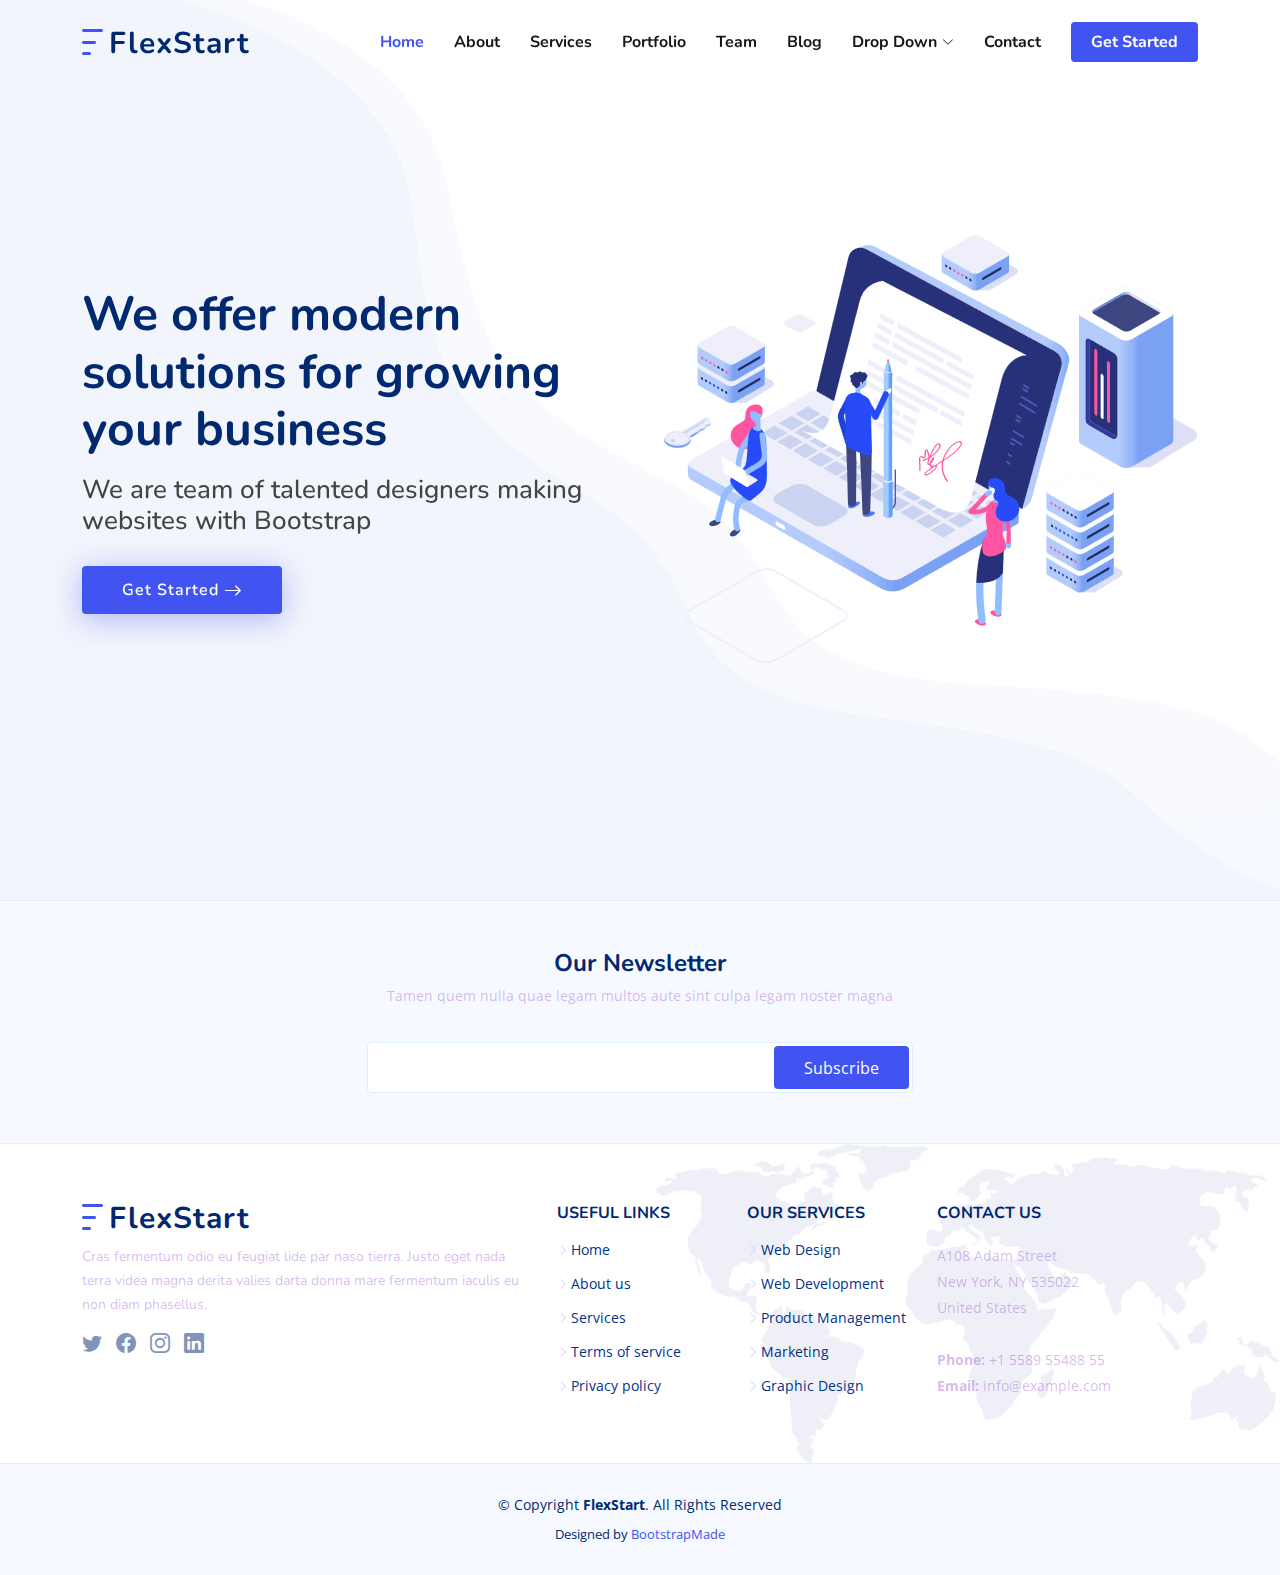
<file: index.html>
<!DOCTYPE html>
<html lang="en">

<head>
  <meta charset="utf-8">
  <meta content="width=device-width, initial-scale=1.0" name="viewport">

  <title>BOOTSTRAP-TEMPLATE</title>
  <meta content="" name="description">

  <meta content="" name="keywords">

  <!-- Favicons -->
  <link href="assets/img/favicon.png" rel="icon">
  <link href="assets/img/apple-touch-icon.png" rel="apple-touch-icon">

  <!-- Google Fonts -->
  <link
    href="https://fonts.googleapis.com/css?family=Open+Sans:300,300i,400,400i,600,600i,700,700i|Nunito:300,300i,400,400i,600,600i,700,700i|Poppins:300,300i,400,400i,500,500i,600,600i,700,700i"
    rel="stylesheet">

  <!-- Vendor CSS Files -->
  <link href="assets/vendor/aos/aos.css" rel="stylesheet">
  <link href="assets/vendor/bootstrap/css/bootstrap.min.css" rel="stylesheet">
  <link href="assets/vendor/bootstrap-icons/bootstrap-icons.css" rel="stylesheet">
  <link href="assets/vendor/glightbox/css/glightbox.min.css" rel="stylesheet">
  <link href="assets/vendor/remixicon/remixicon.css" rel="stylesheet">
  <link href="assets/vendor/swiper/swiper-bundle.min.css" rel="stylesheet">

  <!-- Template Main CSS File -->
  <link href="assets/css/style.css" rel="stylesheet">

  <!-- =======================================================
  * Template Name: FlexStart - v1.10.1
  * Template URL: https://bootstrapmade.com/flexstart-bootstrap-startup-template/
  * Author: BootstrapMade.com
  * License: https://bootstrapmade.com/license/
  ======================================================== -->
</head>

<body>

  <!-- ======= Header ======= -->
  <header id="header" class="header fixed-top">
    <div class="container-fluid container-xl d-flex align-items-center justify-content-between">

      <a href="index.html" class="logo d-flex align-items-center">
        <img src="assets/img/logo.png" alt="">
        <span>FlexStart</span>
      </a>

      <nav id="navbar" class="navbar">
        <ul>
          <li><a class="nav-link scrollto active" href="hero.html">Home</a></li>
          <li><a class="nav-link scrollto" href="about.html">About</a></li>
          <li><a class="nav-link scrollto" href="services.html">Services</a></li>
          <li><a class="nav-link scrollto" href="portfolio.html">Portfolio</a></li>
          <li><a class="nav-link scrollto" href="team.html">Team</a></li>
          <li><a href="blog.html">Blog</a></li>
          <li class="dropdown"><a href="#"><span>Drop Down</span> <i class="bi bi-chevron-down"></i></a>
            <ul>
              <li><a href="#">Drop Down 1</a></li>
              <li class="dropdown"><a href="#"><span>Deep Drop Down</span> <i class="bi bi-chevron-right"></i></a>
                <ul>
                  <li><a href="#">Deep Drop Down 1</a></li>
                  <li><a href="#">Deep Drop Down 2</a></li>
                  <li><a href="#">Deep Drop Down 3</a></li>
                  <li><a href="#">Deep Drop Down 4</a></li>
                  <li><a href="#">Deep Drop Down 5</a></li>
                </ul>
              </li>
              <li><a href="#">Drop Down 2</a></li>
              <li><a href="#">Drop Down 3</a></li>
              <li><a href="#">Drop Down 4</a></li>
            </ul>
          </li>
          <li><a class="nav-link scrollto" href="contact.html">Contact</a></li>
          <li><a class="getstarted scrollto" href="about.html">Get Started</a></li>
        </ul>
        <i class="bi bi-list mobile-nav-toggle"></i>
      </nav><!-- .navbar -->

    </div>
  </header><!-- End Header -->

  <!-- ======= Hero Section ======= -->
  <section id="hero" class="hero d-flex align-items-center">

    <div class="container">
      <div class="row">
        <div class="col-lg-6 d-flex flex-column justify-content-center">
          <h1 data-aos="fade-up">We offer modern solutions for growing your business</h1>
          <h2 data-aos="fade-up" data-aos-delay="400">We are team of talented designers making websites with Bootstrap
          </h2>
          <div data-aos="fade-up" data-aos-delay="600">
            <div class="text-center text-lg-start">
              <a href="#about"
                class="btn-get-started scrollto d-inline-flex align-items-center justify-content-center align-self-center">
                <span>Get Started</span>
                <i class="bi bi-arrow-right"></i>
              </a>
            </div>
          </div>
        </div>
        <div class="col-lg-6 hero-img" data-aos="zoom-out" data-aos-delay="200">
          <img src="assets/img/hero-img.png" class="img-fluid" alt="">
        </div>
      </div>
    </div>

  </section><!-- End Hero -->



  <!-- ======= Footer ======= -->
  <footer id="footer" class="footer">

    <div class="footer-newsletter">
      <div class="container">
        <div class="row justify-content-center">
          <div class="col-lg-12 text-center">
            <h4>Our Newsletter</h4>
            <p>Tamen quem nulla quae legam multos aute sint culpa legam noster magna</p>
          </div>
          <div class="col-lg-6">
            <form action="" method="post">
              <input type="email" name="email"><input type="submit" value="Subscribe">
            </form>
          </div>
        </div>
      </div>
    </div>

    <div class="footer-top">
      <div class="container">
        <div class="row gy-4">
          <div class="col-lg-5 col-md-12 footer-info">
            <a href="index.html" class="logo d-flex align-items-center">
              <img src="assets/img/logo.png" alt="">
              <span>FlexStart</span>
            </a>
            <p>Cras fermentum odio eu feugiat lide par naso tierra. Justo eget nada terra videa magna derita valies
              darta donna mare fermentum iaculis eu non diam phasellus.</p>
            <div class="social-links mt-3">
              <a href="#" class="twitter"><i class="bi bi-twitter"></i></a>
              <a href="#" class="facebook"><i class="bi bi-facebook"></i></a>
              <a href="#" class="instagram"><i class="bi bi-instagram"></i></a>
              <a href="#" class="linkedin"><i class="bi bi-linkedin"></i></a>
            </div>
          </div>

          <div class="col-lg-2 col-6 footer-links">
            <h4>Useful Links</h4>
            <ul>
              <li><i class="bi bi-chevron-right"></i> <a href="#">Home</a></li>
              <li><i class="bi bi-chevron-right"></i> <a href="#">About us</a></li>
              <li><i class="bi bi-chevron-right"></i> <a href="#">Services</a></li>
              <li><i class="bi bi-chevron-right"></i> <a href="#">Terms of service</a></li>
              <li><i class="bi bi-chevron-right"></i> <a href="#">Privacy policy</a></li>
            </ul>
          </div>

          <div class="col-lg-2 col-6 footer-links">
            <h4>Our Services</h4>
            <ul>
              <li><i class="bi bi-chevron-right"></i> <a href="#">Web Design</a></li>
              <li><i class="bi bi-chevron-right"></i> <a href="#">Web Development</a></li>
              <li><i class="bi bi-chevron-right"></i> <a href="#">Product Management</a></li>
              <li><i class="bi bi-chevron-right"></i> <a href="#">Marketing</a></li>
              <li><i class="bi bi-chevron-right"></i> <a href="#">Graphic Design</a></li>
            </ul>
          </div>

          <div class="col-lg-3 col-md-12 footer-contact text-center text-md-start">
            <h4>Contact Us</h4>
            <p>
              A108 Adam Street <br>
              New York, NY 535022<br>
              United States <br><br>
              <strong>Phone:</strong> +1 5589 55488 55<br>
              <strong>Email:</strong> info@example.com<br>
            </p>

          </div>

        </div>
      </div>
    </div>

    <div class="container">
      <div class="copyright">
        &copy; Copyright <strong><span>FlexStart</span></strong>. All Rights Reserved
      </div>
      <div class="credits">
        <!-- All the links in the footer should remain intact. -->
        <!-- You can delete the links only if you purchased the pro version. -->
        <!-- Licensing information: https://bootstrapmade.com/license/ -->
        <!-- Purchase the pro version with working PHP/AJAX contact form: https://bootstrapmade.com/flexstart-bootstrap-startup-template/ -->
        Designed by <a href="https://bootstrapmade.com/">BootstrapMade</a>
      </div>
    </div>
  </footer><!-- End Footer -->

  <a href="#" class="back-to-top d-flex align-items-center justify-content-center"><i
      class="bi bi-arrow-up-short"></i></a>

  <!-- Vendor JS Files -->
  <script src="assets/vendor/purecounter/purecounter_vanilla.js"></script>
  <script src="assets/vendor/aos/aos.js"></script>
  <script src="assets/vendor/bootstrap/js/bootstrap.bundle.min.js"></script>
  <script src="assets/vendor/glightbox/js/glightbox.min.js"></script>
  <script src="assets/vendor/isotope-layout/isotope.pkgd.min.js"></script>
  <script src="assets/vendor/swiper/swiper-bundle.min.js"></script>
  <script src="assets/vendor/php-email-form/validate.js"></script>

  <!-- Template Main JS File -->
  <script src="assets/js/main.js"></script>

</body>

</html>
</file>
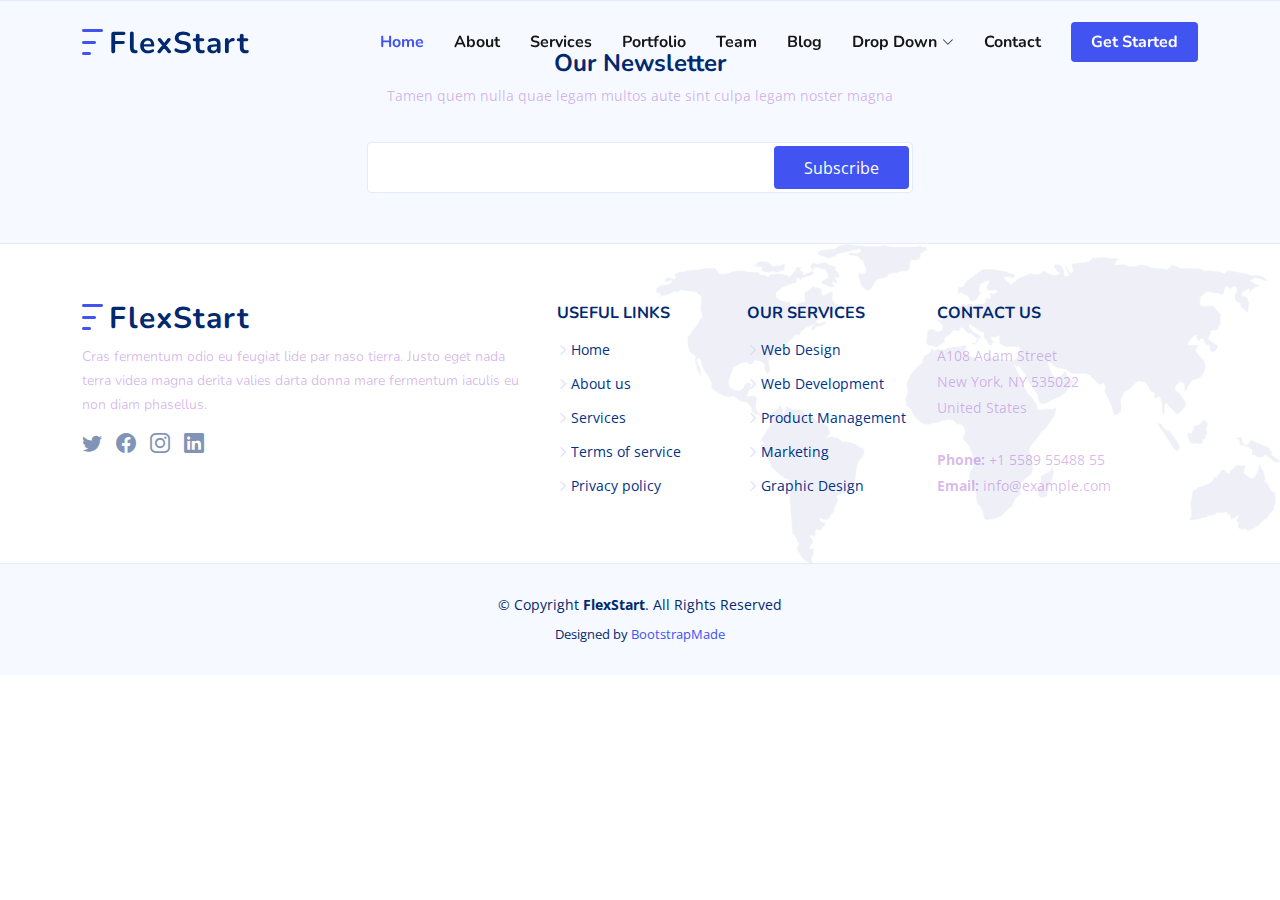
<file: about.html>
<!DOCTYPE html>
<html lang="en">

<head>
    <meta charset="utf-8">
    <meta content="width=device-width, initial-scale=1.0" name="viewport">

    <title>BOOTSTRAP-TEMPLATE</title>
    <meta content="" name="description">

    <meta content="" name="keywords">

    <!-- Favicons -->
    <link href="assets/img/favicon.png" rel="icon">
    <link href="assets/img/apple-touch-icon.png" rel="apple-touch-icon">

    <!-- Google Fonts -->
    <link
        href="https://fonts.googleapis.com/css?family=Open+Sans:300,300i,400,400i,600,600i,700,700i|Nunito:300,300i,400,400i,600,600i,700,700i|Poppins:300,300i,400,400i,500,500i,600,600i,700,700i"
        rel="stylesheet">

    <!-- Vendor CSS Files -->
    <link href="assets/vendor/aos/aos.css" rel="stylesheet">
    <link href="assets/vendor/bootstrap/css/bootstrap.min.css" rel="stylesheet">
    <link href="assets/vendor/bootstrap-icons/bootstrap-icons.css" rel="stylesheet">
    <link href="assets/vendor/glightbox/css/glightbox.min.css" rel="stylesheet">
    <link href="assets/vendor/remixicon/remixicon.css" rel="stylesheet">
    <link href="assets/vendor/swiper/swiper-bundle.min.css" rel="stylesheet">

    <!-- Template Main CSS File -->
    <link href="assets/css/style.css" rel="stylesheet">

    <!-- =======================================================
  * Template Name: FlexStart - v1.10.1
  * Template URL: https://bootstrapmade.com/flexstart-bootstrap-startup-template/
  * Author: BootstrapMade.com
  * License: https://bootstrapmade.com/license/
  ======================================================== -->
</head>

<body>

    <!-- ======= Header ======= -->
    <header id="header" class="header fixed-top">
        <div class="container-fluid container-xl d-flex align-items-center justify-content-between">

            <a href="index.html" class="logo d-flex align-items-center">
                <img src="assets/img/logo.png" alt="">
                <span>FlexStart</span>
            </a>

            <nav id="navbar" class="navbar">
                <ul>
                    <li><a class="nav-link scrollto active" href="hero.html">Home</a></li>
                    <li><a class="nav-link scrollto" href="about.html">About</a></li>
                    <li><a class="nav-link scrollto" href="services.html">Services</a></li>
                    <li><a class="nav-link scrollto" href="portfolio.html">Portfolio</a></li>
                    <li><a class="nav-link scrollto" href="team.html">Team</a></li>
                    <li><a href="blog.html">Blog</a></li>
                    <li class="dropdown"><a href="#"><span>Drop Down</span> <i class="bi bi-chevron-down"></i></a>
                        <ul>
                            <li><a href="#">Drop Down 1</a></li>
                            <li class="dropdown"><a href="#"><span>Deep Drop Down</span> <i
                                        class="bi bi-chevron-right"></i></a>
                                <ul>
                                    <li><a href="#">Deep Drop Down 1</a></li>
                                    <li><a href="#">Deep Drop Down 2</a></li>
                                    <li><a href="#">Deep Drop Down 3</a></li>
                                    <li><a href="#">Deep Drop Down 4</a></li>
                                    <li><a href="#">Deep Drop Down 5</a></li>
                                </ul>
                            </li>
                            <li><a href="#">Drop Down 2</a></li>
                            <li><a href="#">Drop Down 3</a></li>
                            <li><a href="#">Drop Down 4</a></li>
                        </ul>
                    </li>
                    <li><a class="nav-link scrollto" href="contact.html">Contact</a></li>
                    <li><a class="getstarted scrollto" href="about.html">Get Started</a></li>
                </ul>
                <i class="bi bi-list mobile-nav-toggle"></i>
            </nav><!-- .navbar -->

        </div>
    </header><!-- End Header -->



    <!-- ======= Footer ======= -->
    <footer id="footer" class="footer">

        <div class="footer-newsletter">
            <div class="container">
                <div class="row justify-content-center">
                    <div class="col-lg-12 text-center">
                        <h4>Our Newsletter</h4>
                        <p>Tamen quem nulla quae legam multos aute sint culpa legam noster magna</p>
                    </div>
                    <div class="col-lg-6">
                        <form action="" method="post">
                            <input type="email" name="email"><input type="submit" value="Subscribe">
                        </form>
                    </div>
                </div>
            </div>
        </div>

        <div class="footer-top">
            <div class="container">
                <div class="row gy-4">
                    <div class="col-lg-5 col-md-12 footer-info">
                        <a href="index.html" class="logo d-flex align-items-center">
                            <img src="assets/img/logo.png" alt="">
                            <span>FlexStart</span>
                        </a>
                        <p>Cras fermentum odio eu feugiat lide par naso tierra. Justo eget nada terra videa magna derita
                            valies darta donna mare fermentum iaculis eu non diam phasellus.</p>
                        <div class="social-links mt-3">
                            <a href="#" class="twitter"><i class="bi bi-twitter"></i></a>
                            <a href="#" class="facebook"><i class="bi bi-facebook"></i></a>
                            <a href="#" class="instagram"><i class="bi bi-instagram"></i></a>
                            <a href="#" class="linkedin"><i class="bi bi-linkedin"></i></a>
                        </div>
                    </div>

                    <div class="col-lg-2 col-6 footer-links">
                        <h4>Useful Links</h4>
                        <ul>
                            <li><i class="bi bi-chevron-right"></i> <a href="#">Home</a></li>
                            <li><i class="bi bi-chevron-right"></i> <a href="#">About us</a></li>
                            <li><i class="bi bi-chevron-right"></i> <a href="#">Services</a></li>
                            <li><i class="bi bi-chevron-right"></i> <a href="#">Terms of service</a></li>
                            <li><i class="bi bi-chevron-right"></i> <a href="#">Privacy policy</a></li>
                        </ul>
                    </div>

                    <div class="col-lg-2 col-6 footer-links">
                        <h4>Our Services</h4>
                        <ul>
                            <li><i class="bi bi-chevron-right"></i> <a href="#">Web Design</a></li>
                            <li><i class="bi bi-chevron-right"></i> <a href="#">Web Development</a></li>
                            <li><i class="bi bi-chevron-right"></i> <a href="#">Product Management</a></li>
                            <li><i class="bi bi-chevron-right"></i> <a href="#">Marketing</a></li>
                            <li><i class="bi bi-chevron-right"></i> <a href="#">Graphic Design</a></li>
                        </ul>
                    </div>

                    <div class="col-lg-3 col-md-12 footer-contact text-center text-md-start">
                        <h4>Contact Us</h4>
                        <p>
                            A108 Adam Street <br>
                            New York, NY 535022<br>
                            United States <br><br>
                            <strong>Phone:</strong> +1 5589 55488 55<br>
                            <strong>Email:</strong> info@example.com<br>
                        </p>

                    </div>

                </div>
            </div>
        </div>

        <div class="container">
            <div class="copyright">
                &copy; Copyright <strong><span>FlexStart</span></strong>. All Rights Reserved
            </div>
            <div class="credits">
                <!-- All the links in the footer should remain intact. -->
                <!-- You can delete the links only if you purchased the pro version. -->
                <!-- Licensing information: https://bootstrapmade.com/license/ -->
                <!-- Purchase the pro version with working PHP/AJAX contact form: https://bootstrapmade.com/flexstart-bootstrap-startup-template/ -->
                Designed by <a href="https://bootstrapmade.com/">BootstrapMade</a>
            </div>
        </div>
    </footer><!-- End Footer -->

    <a href="#" class="back-to-top d-flex align-items-center justify-content-center"><i
            class="bi bi-arrow-up-short"></i></a>

    <!-- Vendor JS Files -->
    <script src="assets/vendor/purecounter/purecounter_vanilla.js"></script>
    <script src="assets/vendor/aos/aos.js"></script>
    <script src="assets/vendor/bootstrap/js/bootstrap.bundle.min.js"></script>
    <script src="assets/vendor/glightbox/js/glightbox.min.js"></script>
    <script src="assets/vendor/isotope-layout/isotope.pkgd.min.js"></script>
    <script src="assets/vendor/swiper/swiper-bundle.min.js"></script>
    <script src="assets/vendor/php-email-form/validate.js"></script>

    <!-- Template Main JS File -->
    <script src="assets/js/main.js"></script>

</body>

</html>
</file>
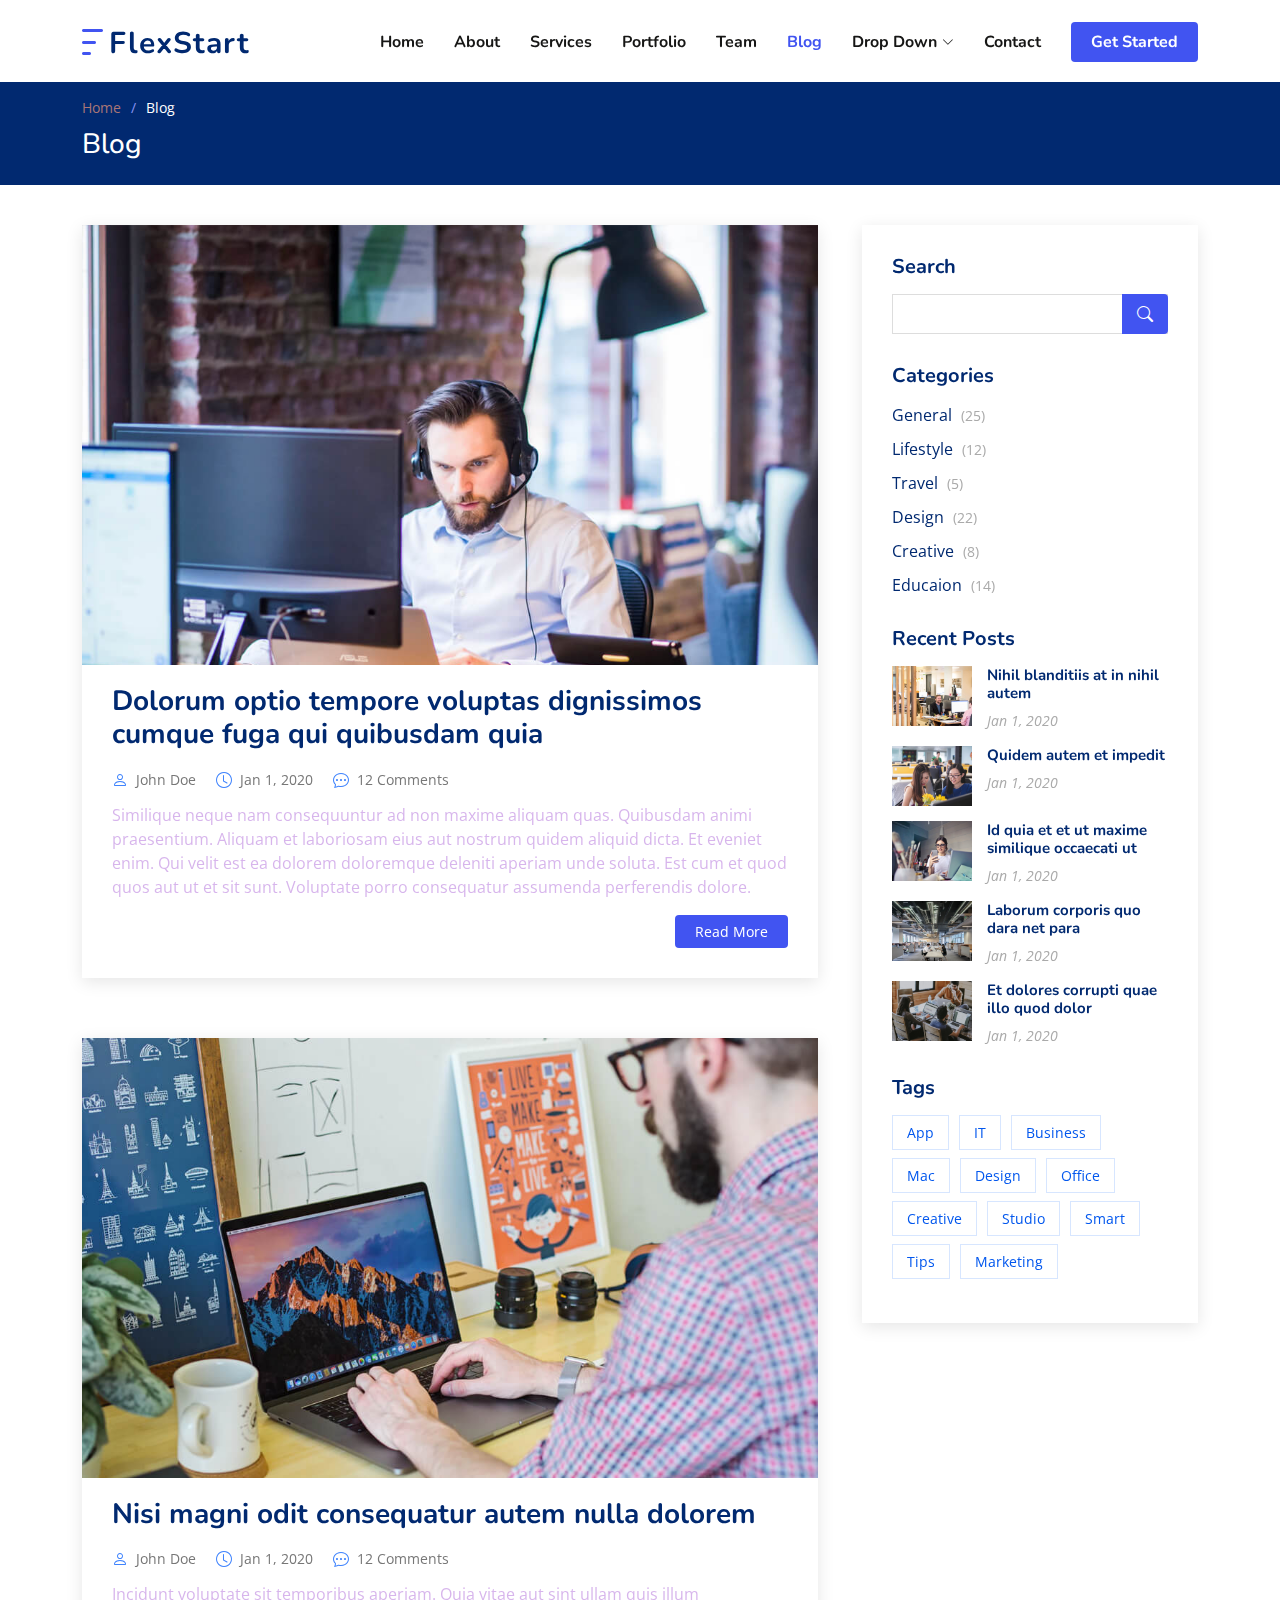
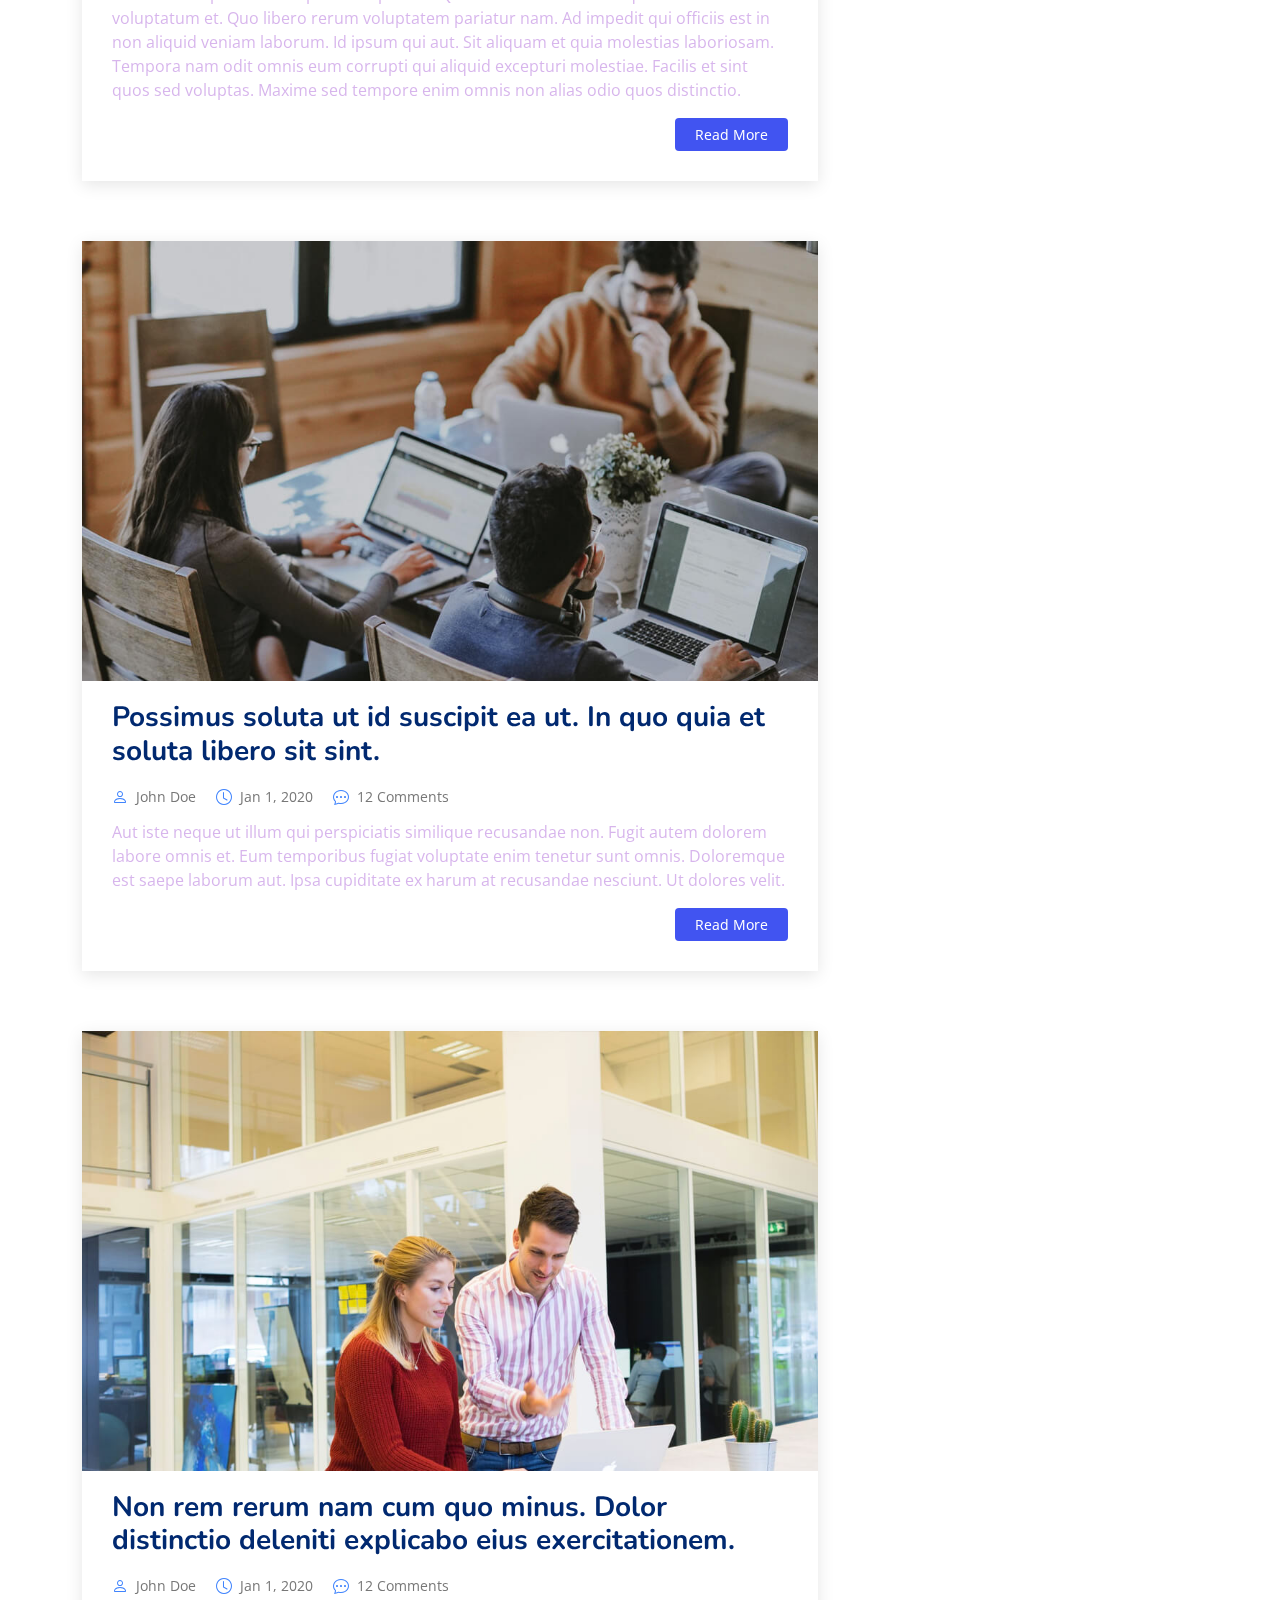
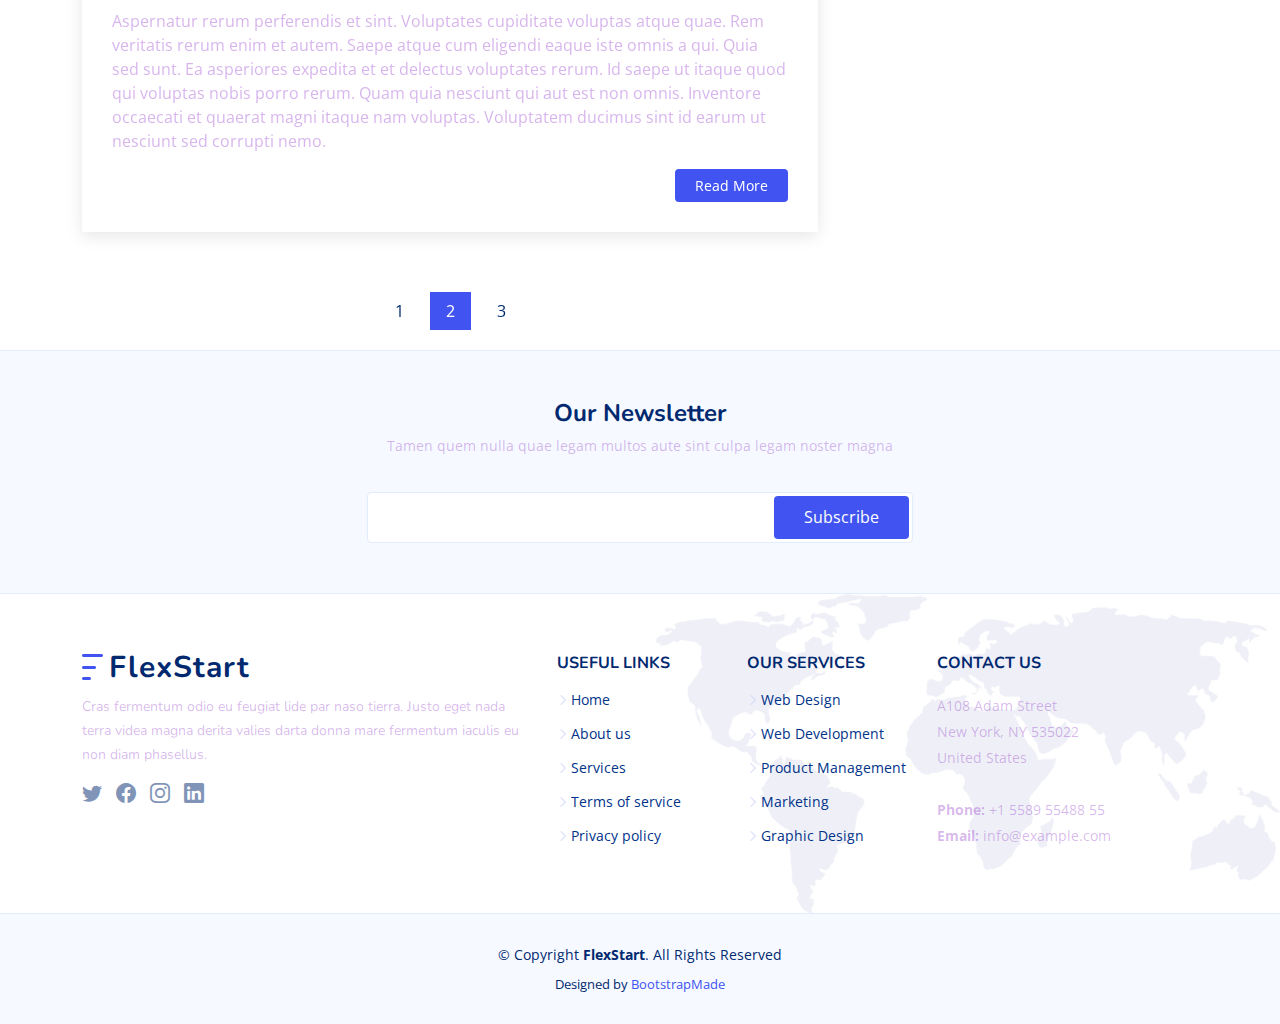
<file: blog.html>
<!DOCTYPE html>
<html lang="en">

<head>
  <meta charset="utf-8">
  <meta content="width=device-width, initial-scale=1.0" name="viewport">

  <title>Blog - FlexStart Bootstrap Template</title>
  <meta content="" name="description">
  <meta content="" name="keywords">

  <!-- Favicons -->
  <link href="assets/img/favicon.png" rel="icon">
  <link href="assets/img/apple-touch-icon.png" rel="apple-touch-icon">

  <!-- Google Fonts -->
  <link href="https://fonts.googleapis.com/css?family=Open+Sans:300,300i,400,400i,600,600i,700,700i|Nunito:300,300i,400,400i,600,600i,700,700i|Poppins:300,300i,400,400i,500,500i,600,600i,700,700i" rel="stylesheet">

  <!-- Vendor CSS Files -->
  <link href="assets/vendor/aos/aos.css" rel="stylesheet">
  <link href="assets/vendor/bootstrap/css/bootstrap.min.css" rel="stylesheet">
  <link href="assets/vendor/bootstrap-icons/bootstrap-icons.css" rel="stylesheet">
  <link href="assets/vendor/glightbox/css/glightbox.min.css" rel="stylesheet">
  <link href="assets/vendor/remixicon/remixicon.css" rel="stylesheet">
  <link href="assets/vendor/swiper/swiper-bundle.min.css" rel="stylesheet">

  <!-- Template Main CSS File -->
  <link href="assets/css/style.css" rel="stylesheet">

  <!-- =======================================================
  * Template Name: FlexStart - v1.10.1
  * Template URL: https://bootstrapmade.com/flexstart-bootstrap-startup-template/
  * Author: BootstrapMade.com
  * License: https://bootstrapmade.com/license/
  ======================================================== -->
</head>

<body>

  <!-- ======= Header ======= -->
  <header id="header" class="header fixed-top">
    <div class="container-fluid container-xl d-flex align-items-center justify-content-between">

      <a href="index.html" class="logo d-flex align-items-center">
        <img src="assets/img/logo.png" alt="">
        <span>FlexStart</span>
      </a>

      <nav id="navbar" class="navbar">
        <ul>
          <li><a class="nav-link scrollto " href="hero.html">Home</a></li>
          <li><a class="nav-link scrollto" href="about.html">About</a></li>
          <li><a class="nav-link scrollto" href="services.html">Services</a></li>
          <li><a class="nav-link scrollto" href="portfolio.html">Portfolio</a></li>
          <li><a class="nav-link scrollto" href="team.html">Team</a></li>
          <li><a class="active" href="blog.html">Blog</a></li>
          <li class="dropdown"><a href="#"><span>Drop Down</span> <i class="bi bi-chevron-down"></i></a>
            <ul>
              <li><a href="#">Drop Down 1</a></li>
              <li class="dropdown"><a href="#"><span>Deep Drop Down</span> <i class="bi bi-chevron-right"></i></a>
                <ul>
                  <li><a href="#">Deep Drop Down 1</a></li>
                  <li><a href="#">Deep Drop Down 2</a></li>
                  <li><a href="#">Deep Drop Down 3</a></li>
                  <li><a href="#">Deep Drop Down 4</a></li>
                  <li><a href="#">Deep Drop Down 5</a></li>
                </ul>
              </li>
              <li><a href="#">Drop Down 2</a></li>
              <li><a href="#">Drop Down 3</a></li>
              <li><a href="#">Drop Down 4</a></li>
            </ul>
          </li>
          <li><a class="nav-link scrollto" href="contact.html">Contact</a></li>
          <li><a class="getstarted scrollto" href="about.html">Get Started</a></li>
        </ul>
        <i class="bi bi-list mobile-nav-toggle"></i>
      </nav><!-- .navbar -->

    </div>
  </header><!-- End Header -->

  <main id="main">

    <!-- ======= Breadcrumbs ======= -->
    <section class="breadcrumbs">
      <div class="container">

        <ol>
          <li><a href="index.html">Home</a></li>
          <li>Blog</li>
        </ol>
        <h2>Blog</h2>

      </div>
    </section><!-- End Breadcrumbs -->

    <!-- ======= Blog Section ======= -->
    <section id="blog" class="blog">
      <div class="container" data-aos="fade-up">

        <div class="row">

          <div class="col-lg-8 entries">

            <article class="entry">

              <div class="entry-img">
                <img src="assets/img/blog/blog-1.jpg" alt="" class="img-fluid">
              </div>

              <h2 class="entry-title">
                <a href="blog-single.html">Dolorum optio tempore voluptas dignissimos cumque fuga qui quibusdam quia</a>
              </h2>

              <div class="entry-meta">
                <ul>
                  <li class="d-flex align-items-center"><i class="bi bi-person"></i> <a href="blog-single.html">John Doe</a></li>
                  <li class="d-flex align-items-center"><i class="bi bi-clock"></i> <a href="blog-single.html"><time datetime="2020-01-01">Jan 1, 2020</time></a></li>
                  <li class="d-flex align-items-center"><i class="bi bi-chat-dots"></i> <a href="blog-single.html">12 Comments</a></li>
                </ul>
              </div>

              <div class="entry-content">
                <p>
                  Similique neque nam consequuntur ad non maxime aliquam quas. Quibusdam animi praesentium. Aliquam et laboriosam eius aut nostrum quidem aliquid dicta.
                  Et eveniet enim. Qui velit est ea dolorem doloremque deleniti aperiam unde soluta. Est cum et quod quos aut ut et sit sunt. Voluptate porro consequatur assumenda perferendis dolore.
                </p>
                <div class="read-more">
                  <a href="blog-single.html">Read More</a>
                </div>
              </div>

            </article><!-- End blog entry -->

            <article class="entry">

              <div class="entry-img">
                <img src="assets/img/blog/blog-2.jpg" alt="" class="img-fluid">
              </div>

              <h2 class="entry-title">
                <a href="blog-single.html">Nisi magni odit consequatur autem nulla dolorem</a>
              </h2>

              <div class="entry-meta">
                <ul>
                  <li class="d-flex align-items-center"><i class="bi bi-person"></i> <a href="blog-single.html">John Doe</a></li>
                  <li class="d-flex align-items-center"><i class="bi bi-clock"></i> <a href="blog-single.html"><time datetime="2020-01-01">Jan 1, 2020</time></a></li>
                  <li class="d-flex align-items-center"><i class="bi bi-chat-dots"></i> <a href="blog-single.html">12 Comments</a></li>
                </ul>
              </div>

              <div class="entry-content">
                <p>
                  Incidunt voluptate sit temporibus aperiam. Quia vitae aut sint ullam quis illum voluptatum et. Quo libero rerum voluptatem pariatur nam.
                  Ad impedit qui officiis est in non aliquid veniam laborum. Id ipsum qui aut. Sit aliquam et quia molestias laboriosam. Tempora nam odit omnis eum corrupti qui aliquid excepturi molestiae. Facilis et sint quos sed voluptas. Maxime sed tempore enim omnis non alias odio quos distinctio.
                </p>
                <div class="read-more">
                  <a href="blog-single.html">Read More</a>
                </div>
              </div>

            </article><!-- End blog entry -->

            <article class="entry">

              <div class="entry-img">
                <img src="assets/img/blog/blog-3.jpg" alt="" class="img-fluid">
              </div>

              <h2 class="entry-title">
                <a href="blog-single.html">Possimus soluta ut id suscipit ea ut. In quo quia et soluta libero sit sint.</a>
              </h2>

              <div class="entry-meta">
                <ul>
                  <li class="d-flex align-items-center"><i class="bi bi-person"></i> <a href="blog-single.html">John Doe</a></li>
                  <li class="d-flex align-items-center"><i class="bi bi-clock"></i> <a href="blog-single.html"><time datetime="2020-01-01">Jan 1, 2020</time></a></li>
                  <li class="d-flex align-items-center"><i class="bi bi-chat-dots"></i> <a href="blog-single.html">12 Comments</a></li>
                </ul>
              </div>

              <div class="entry-content">
                <p>
                  Aut iste neque ut illum qui perspiciatis similique recusandae non. Fugit autem dolorem labore omnis et. Eum temporibus fugiat voluptate enim tenetur sunt omnis.
                  Doloremque est saepe laborum aut. Ipsa cupiditate ex harum at recusandae nesciunt. Ut dolores velit.
                </p>
                <div class="read-more">
                  <a href="blog-single.html">Read More</a>
                </div>
              </div>

            </article><!-- End blog entry -->

            <article class="entry">

              <div class="entry-img">
                <img src="assets/img/blog/blog-4.jpg" alt="" class="img-fluid">
              </div>

              <h2 class="entry-title">
                <a href="blog-single.html">Non rem rerum nam cum quo minus. Dolor distinctio deleniti explicabo eius exercitationem.</a>
              </h2>

              <div class="entry-meta">
                <ul>
                  <li class="d-flex align-items-center"><i class="bi bi-person"></i> <a href="blog-single.html">John Doe</a></li>
                  <li class="d-flex align-items-center"><i class="bi bi-clock"></i> <a href="blog-single.html"><time datetime="2020-01-01">Jan 1, 2020</time></a></li>
                  <li class="d-flex align-items-center"><i class="bi bi-chat-dots"></i> <a href="blog-single.html">12 Comments</a></li>
                </ul>
              </div>

              <div class="entry-content">
                <p>
                  Aspernatur rerum perferendis et sint. Voluptates cupiditate voluptas atque quae. Rem veritatis rerum enim et autem. Saepe atque cum eligendi eaque iste omnis a qui.
                  Quia sed sunt. Ea asperiores expedita et et delectus voluptates rerum. Id saepe ut itaque quod qui voluptas nobis porro rerum. Quam quia nesciunt qui aut est non omnis. Inventore occaecati et quaerat magni itaque nam voluptas. Voluptatem ducimus sint id earum ut nesciunt sed corrupti nemo.
                </p>
                <div class="read-more">
                  <a href="blog-single.html">Read More</a>
                </div>
              </div>

            </article><!-- End blog entry -->

            <div class="blog-pagination">
              <ul class="justify-content-center">
                <li><a href="#">1</a></li>
                <li class="active"><a href="#">2</a></li>
                <li><a href="#">3</a></li>
              </ul>
            </div>

          </div><!-- End blog entries list -->

          <div class="col-lg-4">

            <div class="sidebar">

              <h3 class="sidebar-title">Search</h3>
              <div class="sidebar-item search-form">
                <form action="">
                  <input type="text">
                  <button type="submit"><i class="bi bi-search"></i></button>
                </form>
              </div><!-- End sidebar search formn-->

              <h3 class="sidebar-title">Categories</h3>
              <div class="sidebar-item categories">
                <ul>
                  <li><a href="#">General <span>(25)</span></a></li>
                  <li><a href="#">Lifestyle <span>(12)</span></a></li>
                  <li><a href="#">Travel <span>(5)</span></a></li>
                  <li><a href="#">Design <span>(22)</span></a></li>
                  <li><a href="#">Creative <span>(8)</span></a></li>
                  <li><a href="#">Educaion <span>(14)</span></a></li>
                </ul>
              </div><!-- End sidebar categories-->

              <h3 class="sidebar-title">Recent Posts</h3>
              <div class="sidebar-item recent-posts">
                <div class="post-item clearfix">
                  <img src="assets/img/blog/blog-recent-1.jpg" alt="">
                  <h4><a href="blog-single.html">Nihil blanditiis at in nihil autem</a></h4>
                  <time datetime="2020-01-01">Jan 1, 2020</time>
                </div>

                <div class="post-item clearfix">
                  <img src="assets/img/blog/blog-recent-2.jpg" alt="">
                  <h4><a href="blog-single.html">Quidem autem et impedit</a></h4>
                  <time datetime="2020-01-01">Jan 1, 2020</time>
                </div>

                <div class="post-item clearfix">
                  <img src="assets/img/blog/blog-recent-3.jpg" alt="">
                  <h4><a href="blog-single.html">Id quia et et ut maxime similique occaecati ut</a></h4>
                  <time datetime="2020-01-01">Jan 1, 2020</time>
                </div>

                <div class="post-item clearfix">
                  <img src="assets/img/blog/blog-recent-4.jpg" alt="">
                  <h4><a href="blog-single.html">Laborum corporis quo dara net para</a></h4>
                  <time datetime="2020-01-01">Jan 1, 2020</time>
                </div>

                <div class="post-item clearfix">
                  <img src="assets/img/blog/blog-recent-5.jpg" alt="">
                  <h4><a href="blog-single.html">Et dolores corrupti quae illo quod dolor</a></h4>
                  <time datetime="2020-01-01">Jan 1, 2020</time>
                </div>

              </div><!-- End sidebar recent posts-->

              <h3 class="sidebar-title">Tags</h3>
              <div class="sidebar-item tags">
                <ul>
                  <li><a href="#">App</a></li>
                  <li><a href="#">IT</a></li>
                  <li><a href="#">Business</a></li>
                  <li><a href="#">Mac</a></li>
                  <li><a href="#">Design</a></li>
                  <li><a href="#">Office</a></li>
                  <li><a href="#">Creative</a></li>
                  <li><a href="#">Studio</a></li>
                  <li><a href="#">Smart</a></li>
                  <li><a href="#">Tips</a></li>
                  <li><a href="#">Marketing</a></li>
                </ul>
              </div><!-- End sidebar tags-->

            </div><!-- End sidebar -->

          </div><!-- End blog sidebar -->

        </div>

      </div>
    </section><!-- End Blog Section -->

  </main><!-- End #main -->

  <!-- ======= Footer ======= -->
  <footer id="footer" class="footer">

    <div class="footer-newsletter">
      <div class="container">
        <div class="row justify-content-center">
          <div class="col-lg-12 text-center">
            <h4>Our Newsletter</h4>
            <p>Tamen quem nulla quae legam multos aute sint culpa legam noster magna</p>
          </div>
          <div class="col-lg-6">
            <form action="" method="post">
              <input type="email" name="email"><input type="submit" value="Subscribe">
            </form>
          </div>
        </div>
      </div>
    </div>

    <div class="footer-top">
      <div class="container">
        <div class="row gy-4">
          <div class="col-lg-5 col-md-12 footer-info">
            <a href="index.html" class="logo d-flex align-items-center">
              <img src="assets/img/logo.png" alt="">
              <span>FlexStart</span>
            </a>
            <p>Cras fermentum odio eu feugiat lide par naso tierra. Justo eget nada terra videa magna derita valies darta donna mare fermentum iaculis eu non diam phasellus.</p>
            <div class="social-links mt-3">
              <a href="#" class="twitter"><i class="bi bi-twitter"></i></a>
              <a href="#" class="facebook"><i class="bi bi-facebook"></i></a>
              <a href="#" class="instagram"><i class="bi bi-instagram"></i></a>
              <a href="#" class="linkedin"><i class="bi bi-linkedin"></i></a>
            </div>
          </div>

          <div class="col-lg-2 col-6 footer-links">
            <h4>Useful Links</h4>
            <ul>
              <li><i class="bi bi-chevron-right"></i> <a href="#">Home</a></li>
              <li><i class="bi bi-chevron-right"></i> <a href="#">About us</a></li>
              <li><i class="bi bi-chevron-right"></i> <a href="#">Services</a></li>
              <li><i class="bi bi-chevron-right"></i> <a href="#">Terms of service</a></li>
              <li><i class="bi bi-chevron-right"></i> <a href="#">Privacy policy</a></li>
            </ul>
          </div>

          <div class="col-lg-2 col-6 footer-links">
            <h4>Our Services</h4>
            <ul>
              <li><i class="bi bi-chevron-right"></i> <a href="#">Web Design</a></li>
              <li><i class="bi bi-chevron-right"></i> <a href="#">Web Development</a></li>
              <li><i class="bi bi-chevron-right"></i> <a href="#">Product Management</a></li>
              <li><i class="bi bi-chevron-right"></i> <a href="#">Marketing</a></li>
              <li><i class="bi bi-chevron-right"></i> <a href="#">Graphic Design</a></li>
            </ul>
          </div>

          <div class="col-lg-3 col-md-12 footer-contact text-center text-md-start">
            <h4>Contact Us</h4>
            <p>
              A108 Adam Street <br>
              New York, NY 535022<br>
              United States <br><br>
              <strong>Phone:</strong> +1 5589 55488 55<br>
              <strong>Email:</strong> info@example.com<br>
            </p>

          </div>

        </div>
      </div>
    </div>

    <div class="container">
      <div class="copyright">
        &copy; Copyright <strong><span>FlexStart</span></strong>. All Rights Reserved
      </div>
      <div class="credits">
        <!-- All the links in the footer should remain intact. -->
        <!-- You can delete the links only if you purchased the pro version. -->
        <!-- Licensing information: https://bootstrapmade.com/license/ -->
        <!-- Purchase the pro version with working PHP/AJAX contact form: https://bootstrapmade.com/flexstart-bootstrap-startup-template/ -->
        Designed by <a href="https://bootstrapmade.com/">BootstrapMade</a>
      </div>
    </div>
  </footer><!-- End Footer -->

  <a href="#" class="back-to-top d-flex align-items-center justify-content-center"><i class="bi bi-arrow-up-short"></i></a>

  <!-- Vendor JS Files -->
  <script src="assets/vendor/purecounter/purecounter_vanilla.js"></script>
  <script src="assets/vendor/aos/aos.js"></script>
  <script src="assets/vendor/bootstrap/js/bootstrap.bundle.min.js"></script>
  <script src="assets/vendor/glightbox/js/glightbox.min.js"></script>
  <script src="assets/vendor/isotope-layout/isotope.pkgd.min.js"></script>
  <script src="assets/vendor/swiper/swiper-bundle.min.js"></script>
  <script src="assets/vendor/php-email-form/validate.js"></script>

  <!-- Template Main JS File -->
  <script src="assets/js/main.js"></script>

</body>

</html>
</file>
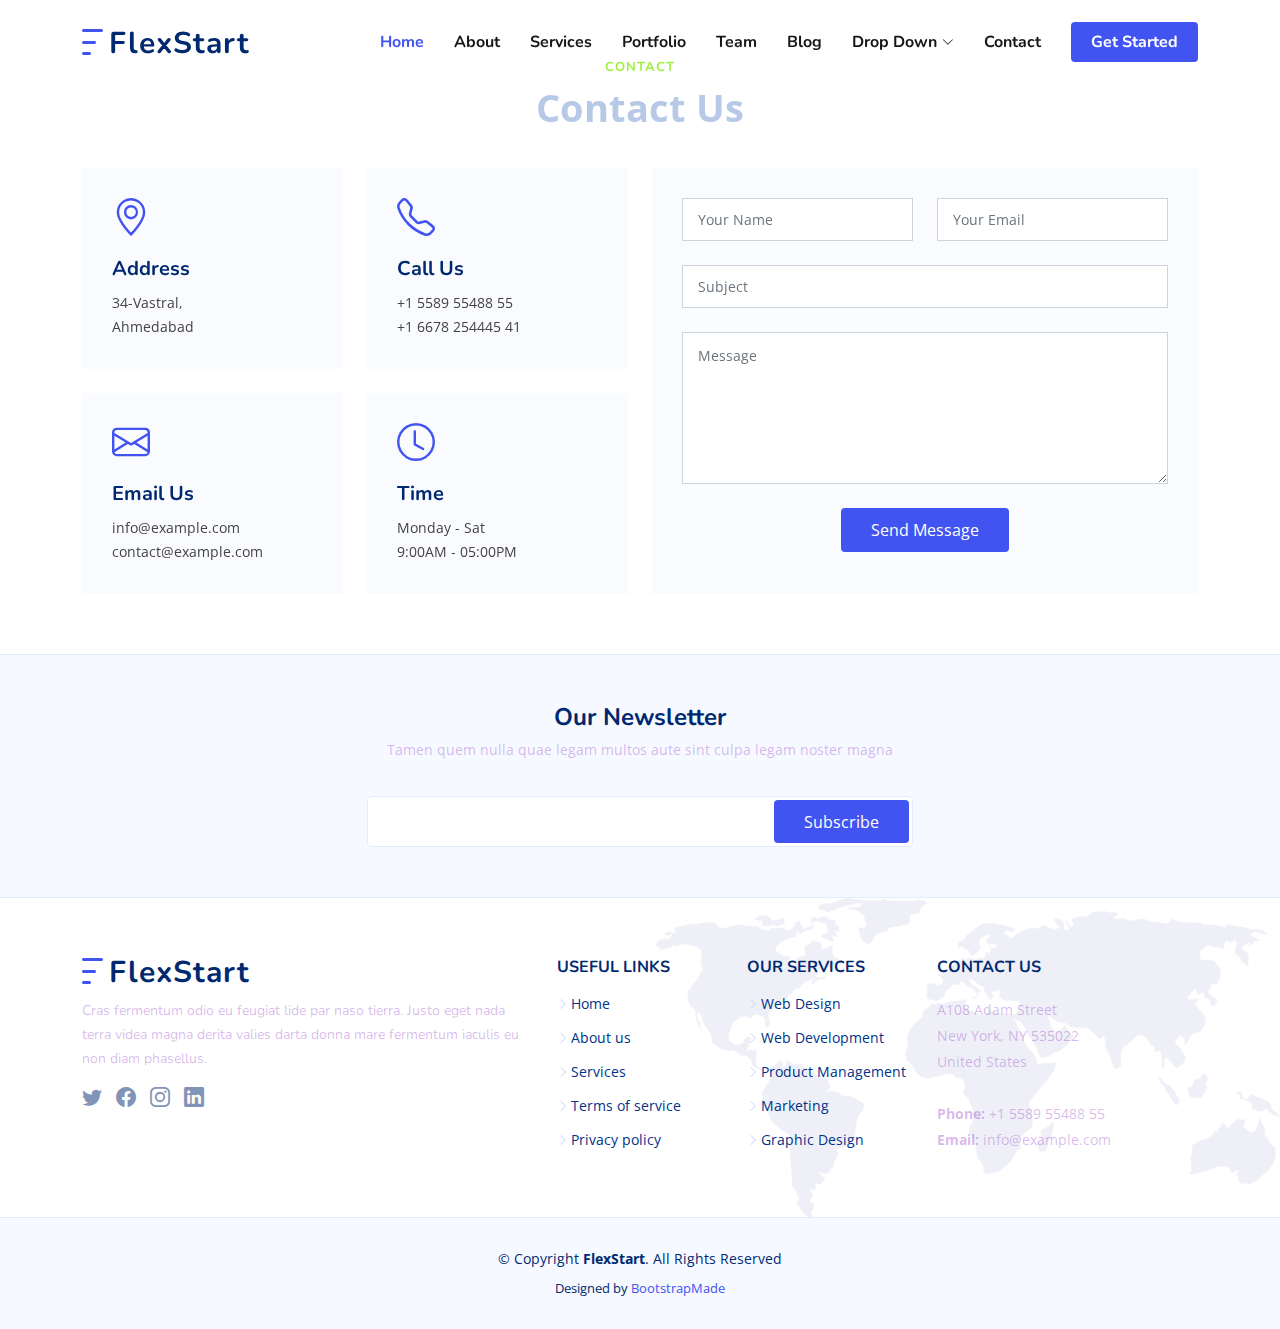
<file: contact.html>
<!DOCTYPE html>
<html lang="en">

<head>
    <meta charset="utf-8">
    <meta content="width=device-width, initial-scale=1.0" name="viewport">

    <title>BOOTSTRAP-TEMPLATE</title>
    <meta content="" name="description">

    <meta content="" name="keywords">

    <!-- Favicons -->
    <link href="assets/img/favicon.png" rel="icon">
    <link href="assets/img/apple-touch-icon.png" rel="apple-touch-icon">

    <!-- Google Fonts -->
    <link
        href="https://fonts.googleapis.com/css?family=Open+Sans:300,300i,400,400i,600,600i,700,700i|Nunito:300,300i,400,400i,600,600i,700,700i|Poppins:300,300i,400,400i,500,500i,600,600i,700,700i"
        rel="stylesheet">

    <!-- Vendor CSS Files -->
    <link href="assets/vendor/aos/aos.css" rel="stylesheet">
    <link href="assets/vendor/bootstrap/css/bootstrap.min.css" rel="stylesheet">
    <link href="assets/vendor/bootstrap-icons/bootstrap-icons.css" rel="stylesheet">
    <link href="assets/vendor/glightbox/css/glightbox.min.css" rel="stylesheet">
    <link href="assets/vendor/remixicon/remixicon.css" rel="stylesheet">
    <link href="assets/vendor/swiper/swiper-bundle.min.css" rel="stylesheet">

    <!-- Template Main CSS File -->
    <link href="assets/css/style.css" rel="stylesheet">

    <!-- =======================================================
  * Template Name: FlexStart - v1.10.1
  * Template URL: https://bootstrapmade.com/flexstart-bootstrap-startup-template/
  * Author: BootstrapMade.com
  * License: https://bootstrapmade.com/license/
  ======================================================== -->
</head>

<body>

    <!-- ======= Header ======= -->
    <header id="header" class="header fixed-top">
        <div class="container-fluid container-xl d-flex align-items-center justify-content-between">

            <a href="index.html" class="logo d-flex align-items-center">
                <img src="assets/img/logo.png" alt="">
                <span>FlexStart</span>
            </a>

            <nav id="navbar" class="navbar">
                <ul>
                    <li><a class="nav-link scrollto active" href="hero.html">Home</a></li>
                    <li><a class="nav-link scrollto" href="about.html">About</a></li>
                    <li><a class="nav-link scrollto" href="services.html">Services</a></li>
                    <li><a class="nav-link scrollto" href="portfolio.html">Portfolio</a></li>
                    <li><a class="nav-link scrollto" href="team.html">Team</a></li>
                    <li><a href="blog.html">Blog</a></li>
                    <li class="dropdown"><a href="#"><span>Drop Down</span> <i class="bi bi-chevron-down"></i></a>
                        <ul>
                            <li><a href="#">Drop Down 1</a></li>
                            <li class="dropdown"><a href="#"><span>Deep Drop Down</span> <i
                                        class="bi bi-chevron-right"></i></a>
                                <ul>
                                    <li><a href="#">Deep Drop Down 1</a></li>
                                    <li><a href="#">Deep Drop Down 2</a></li>
                                    <li><a href="#">Deep Drop Down 3</a></li>
                                    <li><a href="#">Deep Drop Down 4</a></li>
                                    <li><a href="#">Deep Drop Down 5</a></li>
                                </ul>
                            </li>
                            <li><a href="#">Drop Down 2</a></li>
                            <li><a href="#">Drop Down 3</a></li>
                            <li><a href="#">Drop Down 4</a></li>
                        </ul>
                    </li>
                    <li><a class="nav-link scrollto" href="contact.html">Contact</a></li>
                    <li><a class="getstarted scrollto" href="about.html">Get Started</a></li>
                </ul>
                <i class="bi bi-list mobile-nav-toggle"></i>
            </nav><!-- .navbar -->

        </div>
    </header><!-- End Header -->

    <!-- ======= Contact Section ======= -->
    <section id="contact" class="contact">

        <div class="container" data-aos="fade-up">

            <header class="section-header">
                <h2>Contact</h2>
                <p>Contact Us</p>
            </header>

            <div class="row gy-4">

                <div class="col-lg-6">

                    <div class="row gy-4">
                        <div class="col-md-6">
                            <div class="info-box">
                                <i class="bi bi-geo-alt"></i>
                                <h3>Address</h3>
                                <p>34-Vastral,<br>Ahmedabad</p>
                            </div>
                        </div>
                        <div class="col-md-6">
                            <div class="info-box">
                                <i class="bi bi-telephone"></i>
                                <h3>Call Us</h3>
                                <p>+1 5589 55488 55<br>+1 6678 254445 41</p>
                            </div>
                        </div>
                        <div class="col-md-6">
                            <div class="info-box">
                                <i class="bi bi-envelope"></i>
                                <h3>Email Us</h3>
                                <p>info@example.com<br>contact@example.com</p>
                            </div>
                        </div>
                        <div class="col-md-6">
                            <div class="info-box">
                                <i class="bi bi-clock"></i>
                                <h3>Time</h3>
                                <p>Monday - Sat<br>9:00AM - 05:00PM</p>
                            </div>
                        </div>
                    </div>

                </div>

                <div class="col-lg-6">
                    <form action="forms/contact.php" method="post" class="php-email-form">
                        <div class="row gy-4">

                            <div class="col-md-6">
                                <input type="text" name="name" class="form-control" placeholder="Your Name" required>
                            </div>

                            <div class="col-md-6 ">
                                <input type="email" class="form-control" name="email" placeholder="Your Email" required>
                            </div>

                            <div class="col-md-12">
                                <input type="text" class="form-control" name="subject" placeholder="Subject" required>
                            </div>

                            <div class="col-md-12">
                                <textarea class="form-control" name="message" rows="6" placeholder="Message"
                                    required></textarea>
                            </div>

                            <div class="col-md-12 text-center">
                                <div class="loading">Loading</div>
                                <div class="error-message"></div>
                                <div class="sent-message">Your message has been sent. Thank you!</div>

                                <button type="submit">Send Message</button>
                            </div>

                        </div>
                    </form>

                </div>

            </div>

        </div>

    </section><!-- End Contact Section -->

    </main><!-- End #main -->



    <!-- ======= Footer ======= -->
    <footer id="footer" class="footer">

        <div class="footer-newsletter">
            <div class="container">
                <div class="row justify-content-center">
                    <div class="col-lg-12 text-center">
                        <h4>Our Newsletter</h4>
                        <p>Tamen quem nulla quae legam multos aute sint culpa legam noster magna</p>
                    </div>
                    <div class="col-lg-6">
                        <form action="" method="post">
                            <input type="email" name="email"><input type="submit" value="Subscribe">
                        </form>
                    </div>
                </div>
            </div>
        </div>

        <div class="footer-top">
            <div class="container">
                <div class="row gy-4">
                    <div class="col-lg-5 col-md-12 footer-info">
                        <a href="index.html" class="logo d-flex align-items-center">
                            <img src="assets/img/logo.png" alt="">
                            <span>FlexStart</span>
                        </a>
                        <p>Cras fermentum odio eu feugiat lide par naso tierra. Justo eget nada terra videa magna derita
                            valies darta donna mare fermentum iaculis eu non diam phasellus.</p>
                        <div class="social-links mt-3">
                            <a href="#" class="twitter"><i class="bi bi-twitter"></i></a>
                            <a href="#" class="facebook"><i class="bi bi-facebook"></i></a>
                            <a href="#" class="instagram"><i class="bi bi-instagram"></i></a>
                            <a href="#" class="linkedin"><i class="bi bi-linkedin"></i></a>
                        </div>
                    </div>

                    <div class="col-lg-2 col-6 footer-links">
                        <h4>Useful Links</h4>
                        <ul>
                            <li><i class="bi bi-chevron-right"></i> <a href="#">Home</a></li>
                            <li><i class="bi bi-chevron-right"></i> <a href="#">About us</a></li>
                            <li><i class="bi bi-chevron-right"></i> <a href="#">Services</a></li>
                            <li><i class="bi bi-chevron-right"></i> <a href="#">Terms of service</a></li>
                            <li><i class="bi bi-chevron-right"></i> <a href="#">Privacy policy</a></li>
                        </ul>
                    </div>

                    <div class="col-lg-2 col-6 footer-links">
                        <h4>Our Services</h4>
                        <ul>
                            <li><i class="bi bi-chevron-right"></i> <a href="#">Web Design</a></li>
                            <li><i class="bi bi-chevron-right"></i> <a href="#">Web Development</a></li>
                            <li><i class="bi bi-chevron-right"></i> <a href="#">Product Management</a></li>
                            <li><i class="bi bi-chevron-right"></i> <a href="#">Marketing</a></li>
                            <li><i class="bi bi-chevron-right"></i> <a href="#">Graphic Design</a></li>
                        </ul>
                    </div>

                    <div class="col-lg-3 col-md-12 footer-contact text-center text-md-start">
                        <h4>Contact Us</h4>
                        <p>
                            A108 Adam Street <br>
                            New York, NY 535022<br>
                            United States <br><br>
                            <strong>Phone:</strong> +1 5589 55488 55<br>
                            <strong>Email:</strong> info@example.com<br>
                        </p>

                    </div>

                </div>
            </div>
        </div>

        <div class="container">
            <div class="copyright">
                &copy; Copyright <strong><span>FlexStart</span></strong>. All Rights Reserved
            </div>
            <div class="credits">
                <!-- All the links in the footer should remain intact. -->
                <!-- You can delete the links only if you purchased the pro version. -->
                <!-- Licensing information: https://bootstrapmade.com/license/ -->
                <!-- Purchase the pro version with working PHP/AJAX contact form: https://bootstrapmade.com/flexstart-bootstrap-startup-template/ -->
                Designed by <a href="https://bootstrapmade.com/">BootstrapMade</a>
            </div>
        </div>
    </footer><!-- End Footer -->

    <a href="#" class="back-to-top d-flex align-items-center justify-content-center"><i
            class="bi bi-arrow-up-short"></i></a>

    <!-- Vendor JS Files -->
    <script src="assets/vendor/purecounter/purecounter_vanilla.js"></script>
    <script src="assets/vendor/aos/aos.js"></script>
    <script src="assets/vendor/bootstrap/js/bootstrap.bundle.min.js"></script>
    <script src="assets/vendor/glightbox/js/glightbox.min.js"></script>
    <script src="assets/vendor/isotope-layout/isotope.pkgd.min.js"></script>
    <script src="assets/vendor/swiper/swiper-bundle.min.js"></script>
    <script src="assets/vendor/php-email-form/validate.js"></script>

    <!-- Template Main JS File -->
    <script src="assets/js/main.js"></script>

</body>

</html>
</file>
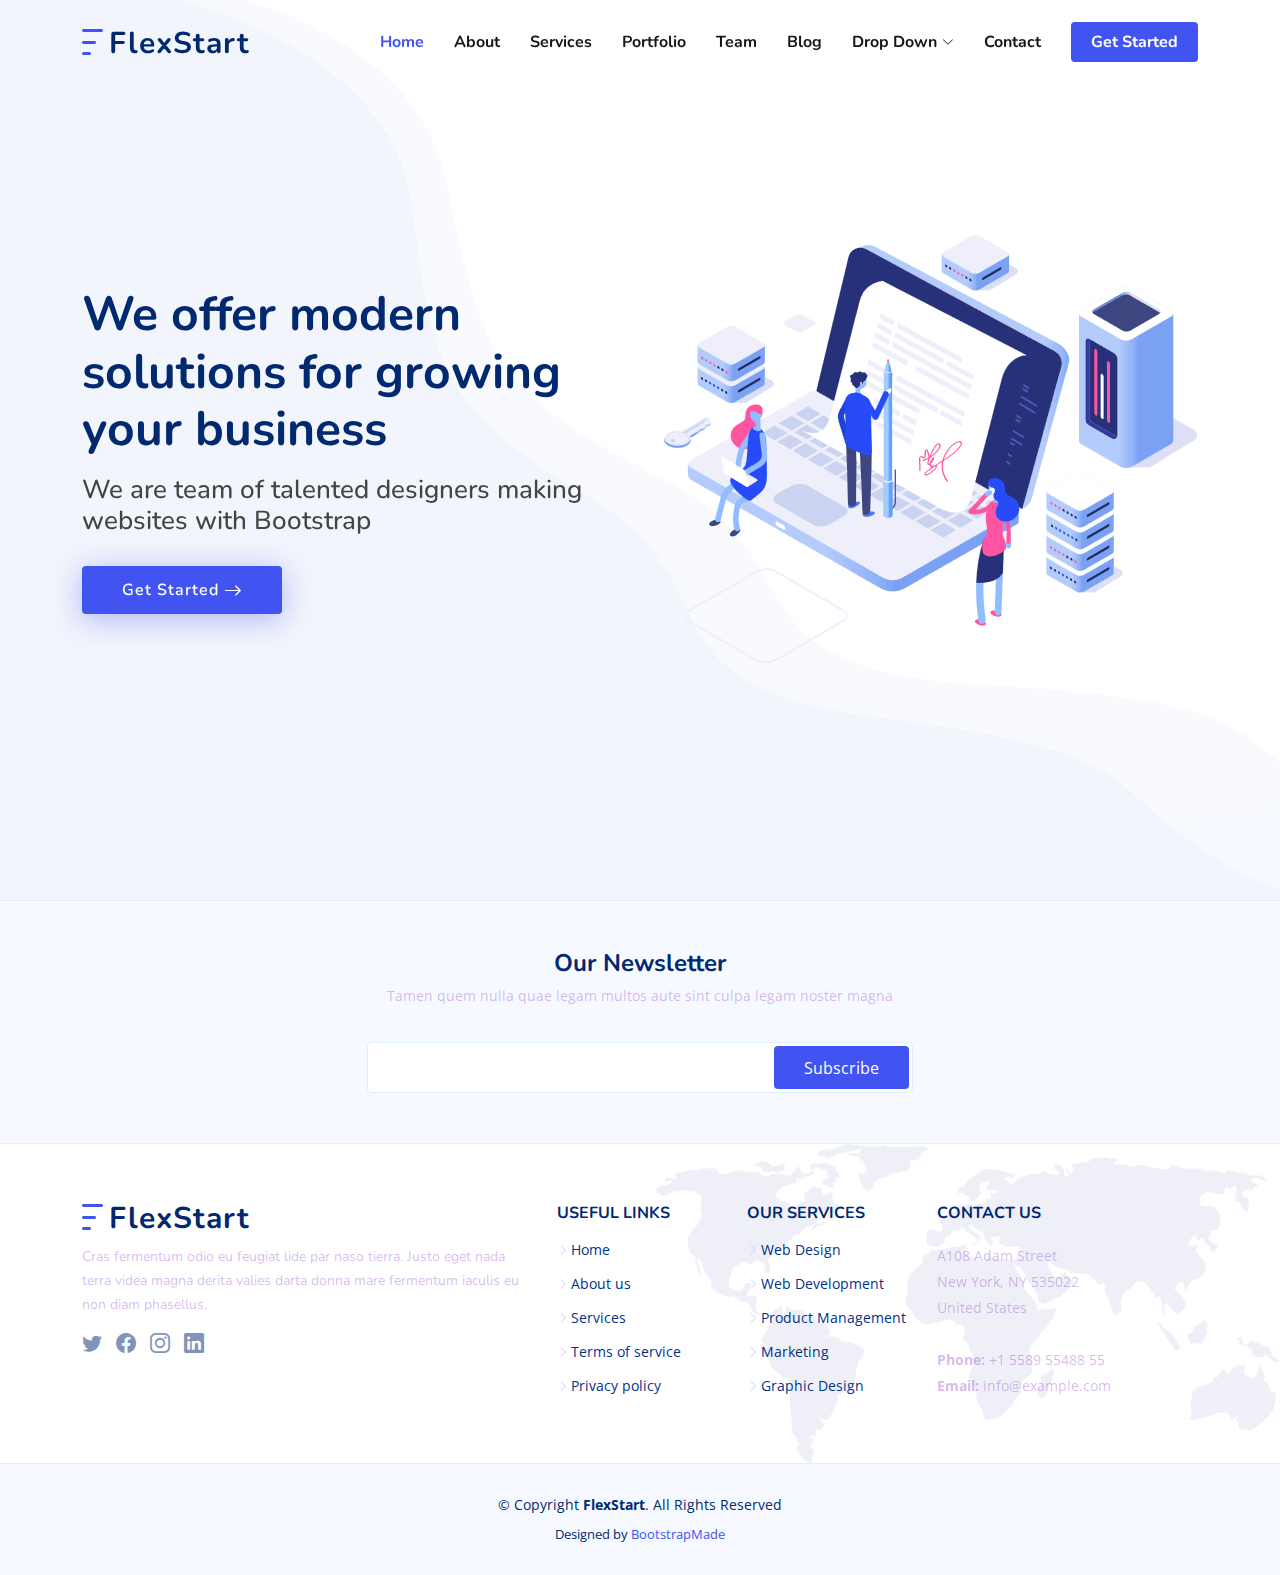
<file: hero.html>
<!DOCTYPE html>
<html lang="en">

<head>
    <meta charset="utf-8">
    <meta content="width=device-width, initial-scale=1.0" name="viewport">

    <title>BOOTSTRAP-TEMPLATE</title>
    <meta content="" name="description">

    <meta content="" name="keywords">

    <!-- Favicons -->
    <link href="assets/img/favicon.png" rel="icon">
    <link href="assets/img/apple-touch-icon.png" rel="apple-touch-icon">

    <!-- Google Fonts -->
    <link
        href="https://fonts.googleapis.com/css?family=Open+Sans:300,300i,400,400i,600,600i,700,700i|Nunito:300,300i,400,400i,600,600i,700,700i|Poppins:300,300i,400,400i,500,500i,600,600i,700,700i"
        rel="stylesheet">

    <!-- Vendor CSS Files -->
    <link href="assets/vendor/aos/aos.css" rel="stylesheet">
    <link href="assets/vendor/bootstrap/css/bootstrap.min.css" rel="stylesheet">
    <link href="assets/vendor/bootstrap-icons/bootstrap-icons.css" rel="stylesheet">
    <link href="assets/vendor/glightbox/css/glightbox.min.css" rel="stylesheet">
    <link href="assets/vendor/remixicon/remixicon.css" rel="stylesheet">
    <link href="assets/vendor/swiper/swiper-bundle.min.css" rel="stylesheet">

    <!-- Template Main CSS File -->
    <link href="assets/css/style.css" rel="stylesheet">

    <!-- =======================================================
  * Template Name: FlexStart - v1.10.1
  * Template URL: https://bootstrapmade.com/flexstart-bootstrap-startup-template/
  * Author: BootstrapMade.com
  * License: https://bootstrapmade.com/license/
  ======================================================== -->
</head>

<body>

    <!-- ======= Header ======= -->
    <header id="header" class="header fixed-top">
        <div class="container-fluid container-xl d-flex align-items-center justify-content-between">

            <a href="index.html" class="logo d-flex align-items-center">
                <img src="assets/img/logo.png" alt="">
                <span>FlexStart</span>
            </a>

            <nav id="navbar" class="navbar">
                <ul>
                    <li><a class="nav-link scrollto active" href="hero.html">Home</a></li>
                    <li><a class="nav-link scrollto" href="about.html">About</a></li>
                    <li><a class="nav-link scrollto" href="services.html">Services</a></li>
                    <li><a class="nav-link scrollto" href="portfolio.html">Portfolio</a></li>
                    <li><a class="nav-link scrollto" href="team.html">Team</a></li>
                    <li><a href="blog.html">Blog</a></li>
                    <li class="dropdown"><a href="#"><span>Drop Down</span> <i class="bi bi-chevron-down"></i></a>
                        <ul>
                            <li><a href="#">Drop Down 1</a></li>
                            <li class="dropdown"><a href="#"><span>Deep Drop Down</span> <i
                                        class="bi bi-chevron-right"></i></a>
                                <ul>
                                    <li><a href="#">Deep Drop Down 1</a></li>
                                    <li><a href="#">Deep Drop Down 2</a></li>
                                    <li><a href="#">Deep Drop Down 3</a></li>
                                    <li><a href="#">Deep Drop Down 4</a></li>
                                    <li><a href="#">Deep Drop Down 5</a></li>
                                </ul>
                            </li>
                            <li><a href="#">Drop Down 2</a></li>
                            <li><a href="#">Drop Down 3</a></li>
                            <li><a href="#">Drop Down 4</a></li>
                        </ul>
                    </li>
                    <li><a class="nav-link scrollto" href="contact.html">Contact</a></li>
                    <li><a class="getstarted scrollto" href="about.html">Get Started</a></li>
                </ul>
                <i class="bi bi-list mobile-nav-toggle"></i>
            </nav><!-- .navbar -->

        </div>
    </header><!-- End Header -->

    <!-- ======= Hero Section ======= -->
    <section id="hero" class="hero d-flex align-items-center">

        <div class="container">
            <div class="row">
                <div class="col-lg-6 d-flex flex-column justify-content-center">
                    <h1 data-aos="fade-up">We offer modern solutions for growing your business</h1>
                    <h2 data-aos="fade-up" data-aos-delay="400">We are team of talented designers making websites with
                        Bootstrap</h2>
                    <div data-aos="fade-up" data-aos-delay="600">
                        <div class="text-center text-lg-start">
                            <a href="#about"
                                class="btn-get-started scrollto d-inline-flex align-items-center justify-content-center align-self-center">
                                <span>Get Started</span>
                                <i class="bi bi-arrow-right"></i>
                            </a>
                        </div>
                    </div>
                </div>
                <div class="col-lg-6 hero-img" data-aos="zoom-out" data-aos-delay="200">
                    <img src="assets/img/hero-img.png" class="img-fluid" alt="">
                </div>
            </div>
        </div>

    </section><!-- End Hero -->

    <!-- ======= Footer ======= -->
    <footer id="footer" class="footer">

        <div class="footer-newsletter">
            <div class="container">
                <div class="row justify-content-center">
                    <div class="col-lg-12 text-center">
                        <h4>Our Newsletter</h4>
                        <p>Tamen quem nulla quae legam multos aute sint culpa legam noster magna</p>
                    </div>
                    <div class="col-lg-6">
                        <form action="" method="post">
                            <input type="email" name="email"><input type="submit" value="Subscribe">
                        </form>
                    </div>
                </div>
            </div>
        </div>

        <div class="footer-top">
            <div class="container">
                <div class="row gy-4">
                    <div class="col-lg-5 col-md-12 footer-info">
                        <a href="index.html" class="logo d-flex align-items-center">
                            <img src="assets/img/logo.png" alt="">
                            <span>FlexStart</span>
                        </a>
                        <p>Cras fermentum odio eu feugiat lide par naso tierra. Justo eget nada terra videa magna derita
                            valies darta donna mare fermentum iaculis eu non diam phasellus.</p>
                        <div class="social-links mt-3">
                            <a href="#" class="twitter"><i class="bi bi-twitter"></i></a>
                            <a href="#" class="facebook"><i class="bi bi-facebook"></i></a>
                            <a href="#" class="instagram"><i class="bi bi-instagram"></i></a>
                            <a href="#" class="linkedin"><i class="bi bi-linkedin"></i></a>
                        </div>
                    </div>

                    <div class="col-lg-2 col-6 footer-links">
                        <h4>Useful Links</h4>
                        <ul>
                            <li><i class="bi bi-chevron-right"></i> <a href="#">Home</a></li>
                            <li><i class="bi bi-chevron-right"></i> <a href="#">About us</a></li>
                            <li><i class="bi bi-chevron-right"></i> <a href="#">Services</a></li>
                            <li><i class="bi bi-chevron-right"></i> <a href="#">Terms of service</a></li>
                            <li><i class="bi bi-chevron-right"></i> <a href="#">Privacy policy</a></li>
                        </ul>
                    </div>

                    <div class="col-lg-2 col-6 footer-links">
                        <h4>Our Services</h4>
                        <ul>
                            <li><i class="bi bi-chevron-right"></i> <a href="#">Web Design</a></li>
                            <li><i class="bi bi-chevron-right"></i> <a href="#">Web Development</a></li>
                            <li><i class="bi bi-chevron-right"></i> <a href="#">Product Management</a></li>
                            <li><i class="bi bi-chevron-right"></i> <a href="#">Marketing</a></li>
                            <li><i class="bi bi-chevron-right"></i> <a href="#">Graphic Design</a></li>
                        </ul>
                    </div>

                    <div class="col-lg-3 col-md-12 footer-contact text-center text-md-start">
                        <h4>Contact Us</h4>
                        <p>
                            A108 Adam Street <br>
                            New York, NY 535022<br>
                            United States <br><br>
                            <strong>Phone:</strong> +1 5589 55488 55<br>
                            <strong>Email:</strong> info@example.com<br>
                        </p>

                    </div>

                </div>
            </div>
        </div>

        <div class="container">
            <div class="copyright">
                &copy; Copyright <strong><span>FlexStart</span></strong>. All Rights Reserved
            </div>
            <div class="credits">
                <!-- All the links in the footer should remain intact. -->
                <!-- You can delete the links only if you purchased the pro version. -->
                <!-- Licensing information: https://bootstrapmade.com/license/ -->
                <!-- Purchase the pro version with working PHP/AJAX contact form: https://bootstrapmade.com/flexstart-bootstrap-startup-template/ -->
                Designed by <a href="https://bootstrapmade.com/">BootstrapMade</a>
            </div>
        </div>
    </footer><!-- End Footer -->

    <a href="#" class="back-to-top d-flex align-items-center justify-content-center"><i
            class="bi bi-arrow-up-short"></i></a>

    <!-- Vendor JS Files -->
    <script src="assets/vendor/purecounter/purecounter_vanilla.js"></script>
    <script src="assets/vendor/aos/aos.js"></script>
    <script src="assets/vendor/bootstrap/js/bootstrap.bundle.min.js"></script>
    <script src="assets/vendor/glightbox/js/glightbox.min.js"></script>
    <script src="assets/vendor/isotope-layout/isotope.pkgd.min.js"></script>
    <script src="assets/vendor/swiper/swiper-bundle.min.js"></script>
    <script src="assets/vendor/php-email-form/validate.js"></script>

    <!-- Template Main JS File -->
    <script src="assets/js/main.js"></script>

</body>

</html>
</file>
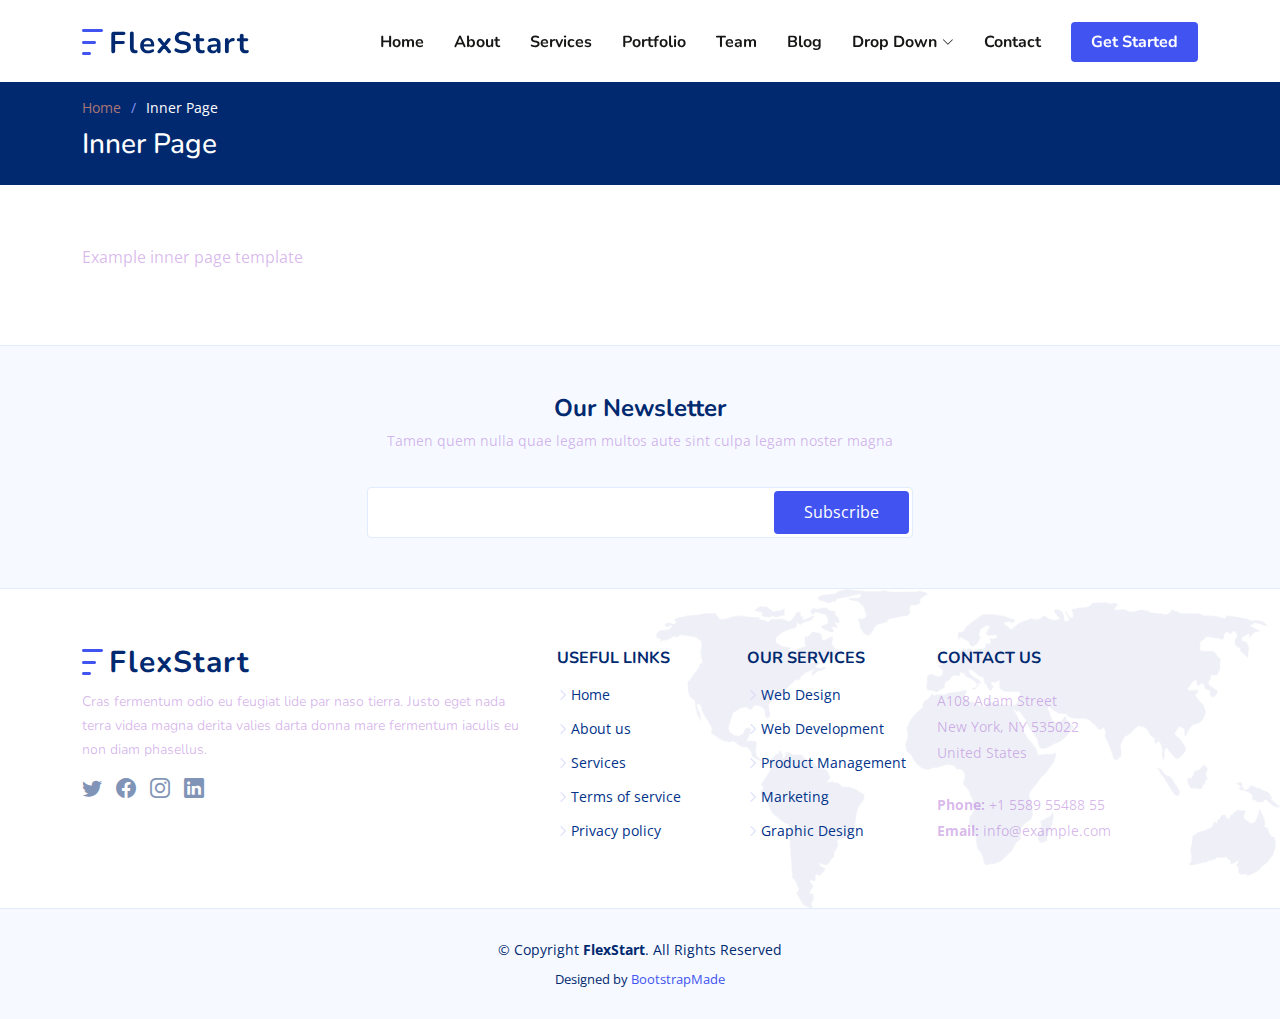
<file: inner-page.html>
<!DOCTYPE html>
<html lang="en">

<head>
  <meta charset="utf-8">
  <meta content="width=device-width, initial-scale=1.0" name="viewport">

  <title>Inner Page - FlexStart Bootstrap Template</title>
  <meta content="" name="description">
  <meta content="" name="keywords">

  <!-- Favicons -->
  <link href="assets/img/favicon.png" rel="icon">
  <link href="assets/img/apple-touch-icon.png" rel="apple-touch-icon">

  <!-- Google Fonts -->
  <link href="https://fonts.googleapis.com/css?family=Open+Sans:300,300i,400,400i,600,600i,700,700i|Nunito:300,300i,400,400i,600,600i,700,700i|Poppins:300,300i,400,400i,500,500i,600,600i,700,700i" rel="stylesheet">

  <!-- Vendor CSS Files -->
  <link href="assets/vendor/aos/aos.css" rel="stylesheet">
  <link href="assets/vendor/bootstrap/css/bootstrap.min.css" rel="stylesheet">
  <link href="assets/vendor/bootstrap-icons/bootstrap-icons.css" rel="stylesheet">
  <link href="assets/vendor/glightbox/css/glightbox.min.css" rel="stylesheet">
  <link href="assets/vendor/remixicon/remixicon.css" rel="stylesheet">
  <link href="assets/vendor/swiper/swiper-bundle.min.css" rel="stylesheet">

  <!-- Template Main CSS File -->
  <link href="assets/css/style.css" rel="stylesheet">

  <!-- =======================================================
  * Template Name: FlexStart - v1.10.1
  * Template URL: https://bootstrapmade.com/flexstart-bootstrap-startup-template/
  * Author: BootstrapMade.com
  * License: https://bootstrapmade.com/license/
  ======================================================== -->
</head>

<body>

  <!-- ======= Header ======= -->
  <header id="header" class="header fixed-top">
    <div class="container-fluid container-xl d-flex align-items-center justify-content-between">

      <a href="index.html" class="logo d-flex align-items-center">
        <img src="assets/img/logo.png" alt="">
        <span>FlexStart</span>
      </a>

      <nav id="navbar" class="navbar">
        <ul>
          <li><a class="nav-link scrollto " href="#hero">Home</a></li>
          <li><a class="nav-link scrollto" href="#about">About</a></li>
          <li><a class="nav-link scrollto" href="#services">Services</a></li>
          <li><a class="nav-link scrollto" href="#portfolio">Portfolio</a></li>
          <li><a class="nav-link scrollto" href="#team">Team</a></li>
          <li><a href="blog.html">Blog</a></li>
          <li class="dropdown"><a href="#"><span>Drop Down</span> <i class="bi bi-chevron-down"></i></a>
            <ul>
              <li><a href="#">Drop Down 1</a></li>
              <li class="dropdown"><a href="#"><span>Deep Drop Down</span> <i class="bi bi-chevron-right"></i></a>
                <ul>
                  <li><a href="#">Deep Drop Down 1</a></li>
                  <li><a href="#">Deep Drop Down 2</a></li>
                  <li><a href="#">Deep Drop Down 3</a></li>
                  <li><a href="#">Deep Drop Down 4</a></li>
                  <li><a href="#">Deep Drop Down 5</a></li>
                </ul>
              </li>
              <li><a href="#">Drop Down 2</a></li>
              <li><a href="#">Drop Down 3</a></li>
              <li><a href="#">Drop Down 4</a></li>
            </ul>
          </li>
          <li><a class="nav-link scrollto" href="#contact">Contact</a></li>
          <li><a class="getstarted scrollto" href="#about">Get Started</a></li>
        </ul>
        <i class="bi bi-list mobile-nav-toggle"></i>
      </nav><!-- .navbar -->

    </div>
  </header><!-- End Header -->

  <main id="main">

    <!-- ======= Breadcrumbs ======= -->
    <section class="breadcrumbs">
      <div class="container">

        <ol>
          <li><a href="index.html">Home</a></li>
          <li>Inner Page</li>
        </ol>
        <h2>Inner Page</h2>

      </div>
    </section><!-- End Breadcrumbs -->

    <section class="inner-page">
      <div class="container">
        <p>
          Example inner page template
        </p>
      </div>
    </section>

  </main><!-- End #main -->

  <!-- ======= Footer ======= -->
  <footer id="footer" class="footer">

    <div class="footer-newsletter">
      <div class="container">
        <div class="row justify-content-center">
          <div class="col-lg-12 text-center">
            <h4>Our Newsletter</h4>
            <p>Tamen quem nulla quae legam multos aute sint culpa legam noster magna</p>
          </div>
          <div class="col-lg-6">
            <form action="" method="post">
              <input type="email" name="email"><input type="submit" value="Subscribe">
            </form>
          </div>
        </div>
      </div>
    </div>

    <div class="footer-top">
      <div class="container">
        <div class="row gy-4">
          <div class="col-lg-5 col-md-12 footer-info">
            <a href="index.html" class="logo d-flex align-items-center">
              <img src="assets/img/logo.png" alt="">
              <span>FlexStart</span>
            </a>
            <p>Cras fermentum odio eu feugiat lide par naso tierra. Justo eget nada terra videa magna derita valies darta donna mare fermentum iaculis eu non diam phasellus.</p>
            <div class="social-links mt-3">
              <a href="#" class="twitter"><i class="bi bi-twitter"></i></a>
              <a href="#" class="facebook"><i class="bi bi-facebook"></i></a>
              <a href="#" class="instagram"><i class="bi bi-instagram"></i></a>
              <a href="#" class="linkedin"><i class="bi bi-linkedin"></i></a>
            </div>
          </div>

          <div class="col-lg-2 col-6 footer-links">
            <h4>Useful Links</h4>
            <ul>
              <li><i class="bi bi-chevron-right"></i> <a href="#">Home</a></li>
              <li><i class="bi bi-chevron-right"></i> <a href="#">About us</a></li>
              <li><i class="bi bi-chevron-right"></i> <a href="#">Services</a></li>
              <li><i class="bi bi-chevron-right"></i> <a href="#">Terms of service</a></li>
              <li><i class="bi bi-chevron-right"></i> <a href="#">Privacy policy</a></li>
            </ul>
          </div>

          <div class="col-lg-2 col-6 footer-links">
            <h4>Our Services</h4>
            <ul>
              <li><i class="bi bi-chevron-right"></i> <a href="#">Web Design</a></li>
              <li><i class="bi bi-chevron-right"></i> <a href="#">Web Development</a></li>
              <li><i class="bi bi-chevron-right"></i> <a href="#">Product Management</a></li>
              <li><i class="bi bi-chevron-right"></i> <a href="#">Marketing</a></li>
              <li><i class="bi bi-chevron-right"></i> <a href="#">Graphic Design</a></li>
            </ul>
          </div>

          <div class="col-lg-3 col-md-12 footer-contact text-center text-md-start">
            <h4>Contact Us</h4>
            <p>
              A108 Adam Street <br>
              New York, NY 535022<br>
              United States <br><br>
              <strong>Phone:</strong> +1 5589 55488 55<br>
              <strong>Email:</strong> info@example.com<br>
            </p>

          </div>

        </div>
      </div>
    </div>

    <div class="container">
      <div class="copyright">
        &copy; Copyright <strong><span>FlexStart</span></strong>. All Rights Reserved
      </div>
      <div class="credits">
        <!-- All the links in the footer should remain intact. -->
        <!-- You can delete the links only if you purchased the pro version. -->
        <!-- Licensing information: https://bootstrapmade.com/license/ -->
        <!-- Purchase the pro version with working PHP/AJAX contact form: https://bootstrapmade.com/flexstart-bootstrap-startup-template/ -->
        Designed by <a href="https://bootstrapmade.com/">BootstrapMade</a>
      </div>
    </div>
  </footer><!-- End Footer -->

  <a href="#" class="back-to-top d-flex align-items-center justify-content-center"><i class="bi bi-arrow-up-short"></i></a>

  <!-- Vendor JS Files -->
  <script src="assets/vendor/purecounter/purecounter_vanilla.js"></script>
  <script src="assets/vendor/aos/aos.js"></script>
  <script src="assets/vendor/bootstrap/js/bootstrap.bundle.min.js"></script>
  <script src="assets/vendor/glightbox/js/glightbox.min.js"></script>
  <script src="assets/vendor/isotope-layout/isotope.pkgd.min.js"></script>
  <script src="assets/vendor/swiper/swiper-bundle.min.js"></script>
  <script src="assets/vendor/php-email-form/validate.js"></script>

  <!-- Template Main JS File -->
  <script src="assets/js/main.js"></script>

</body>

</html>
</file>
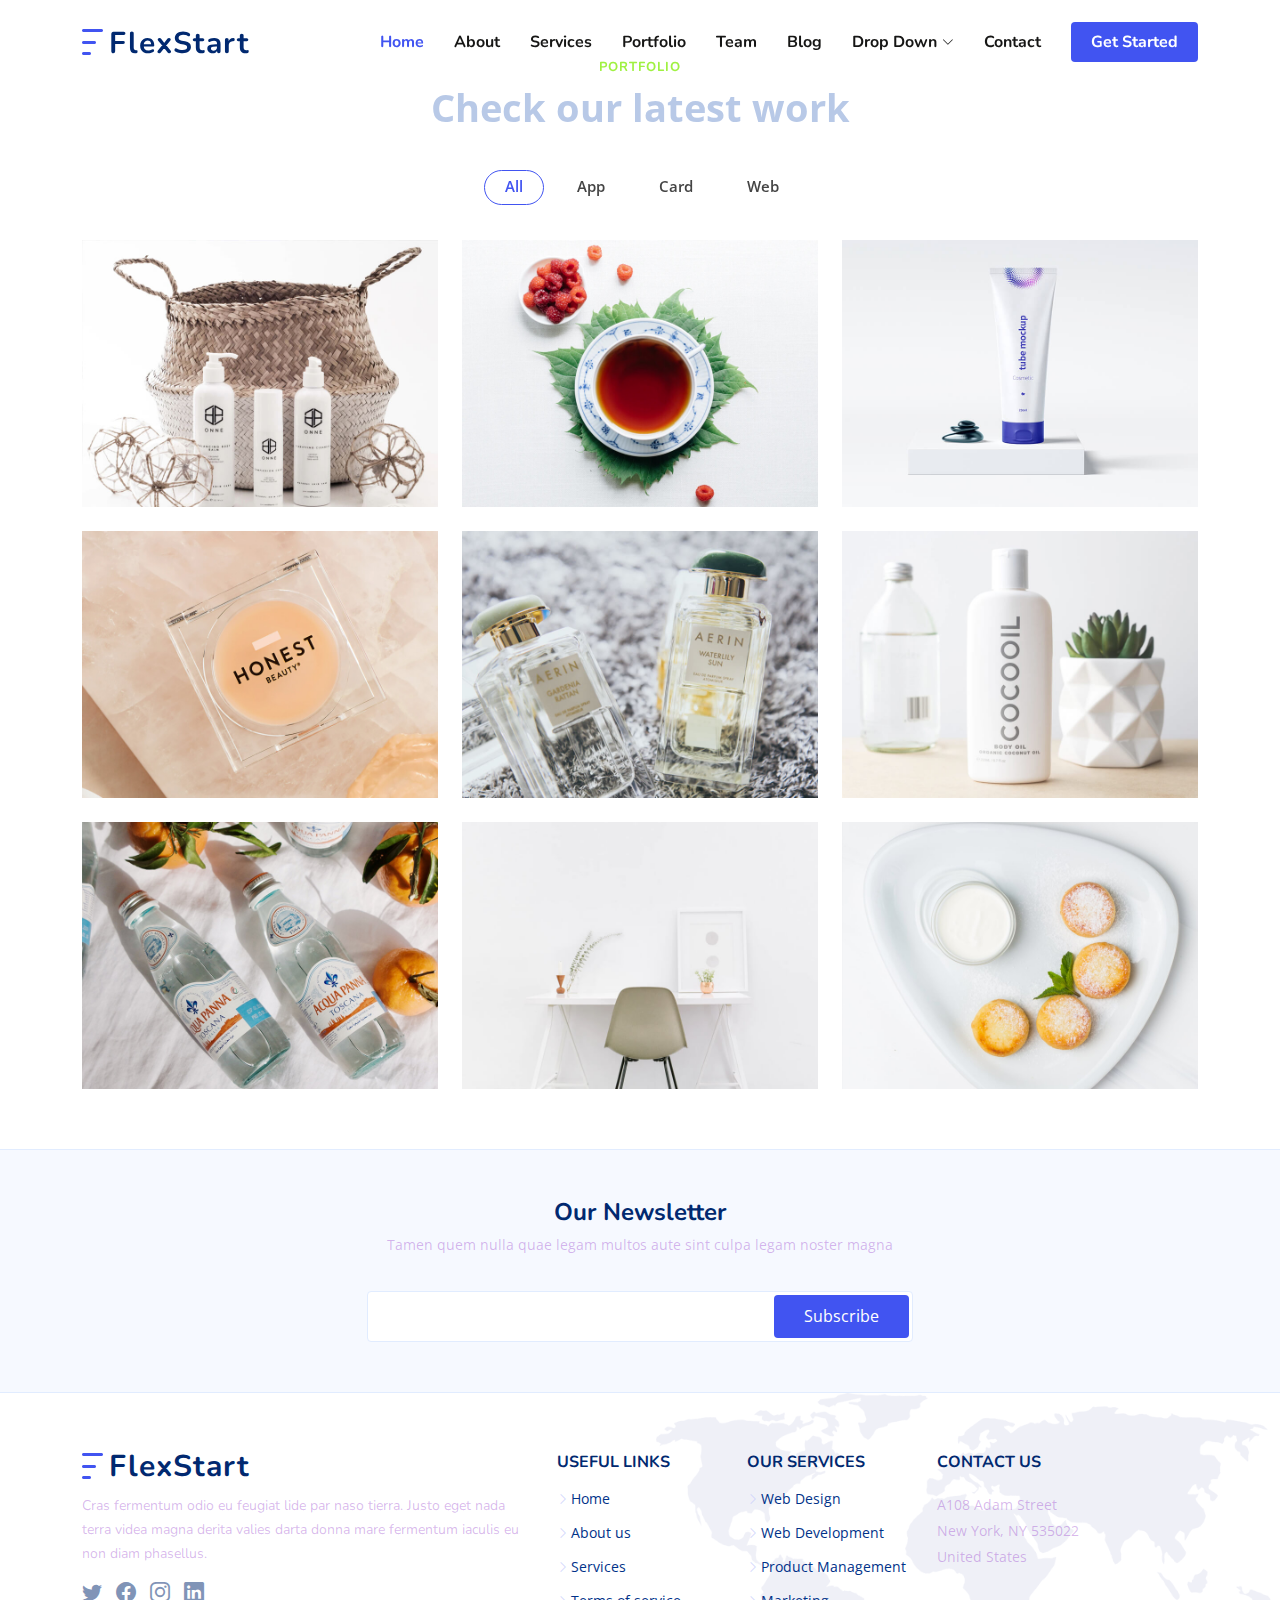
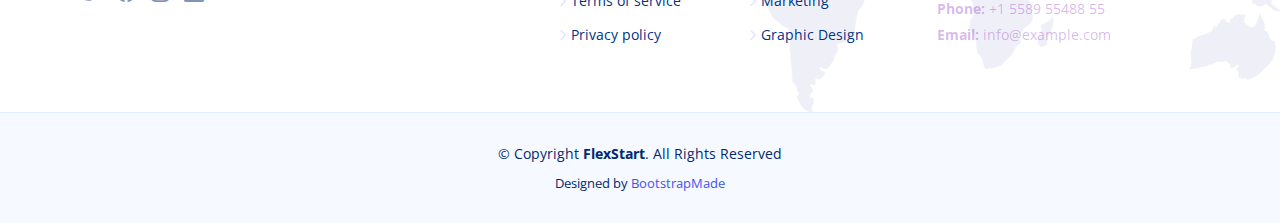
<file: portfolio.html>
<!DOCTYPE html>
<html lang="en">

<head>
  <meta charset="utf-8">
  <meta content="width=device-width, initial-scale=1.0" name="viewport">

  <title>BOOTSTRAP-TEMPLATE</title>
  <meta content="" name="description">

  <meta content="" name="keywords">

  <!-- Favicons -->
  <link href="assets/img/favicon.png" rel="icon">
  <link href="assets/img/apple-touch-icon.png" rel="apple-touch-icon">

  <!-- Google Fonts -->
  <link href="https://fonts.googleapis.com/css?family=Open+Sans:300,300i,400,400i,600,600i,700,700i|Nunito:300,300i,400,400i,600,600i,700,700i|Poppins:300,300i,400,400i,500,500i,600,600i,700,700i" rel="stylesheet">

  <!-- Vendor CSS Files -->
  <link href="assets/vendor/aos/aos.css" rel="stylesheet">
  <link href="assets/vendor/bootstrap/css/bootstrap.min.css" rel="stylesheet">
  <link href="assets/vendor/bootstrap-icons/bootstrap-icons.css" rel="stylesheet">
  <link href="assets/vendor/glightbox/css/glightbox.min.css" rel="stylesheet">
  <link href="assets/vendor/remixicon/remixicon.css" rel="stylesheet">
  <link href="assets/vendor/swiper/swiper-bundle.min.css" rel="stylesheet">

  <!-- Template Main CSS File -->
  <link href="assets/css/style.css" rel="stylesheet">

  <!-- =======================================================
  * Template Name: FlexStart - v1.10.1
  * Template URL: https://bootstrapmade.com/flexstart-bootstrap-startup-template/
  * Author: BootstrapMade.com
  * License: https://bootstrapmade.com/license/
  ======================================================== -->
</head>

<body>

  <!-- ======= Header ======= -->
  <header id="header" class="header fixed-top">
    <div class="container-fluid container-xl d-flex align-items-center justify-content-between">

      <a href="index.html" class="logo d-flex align-items-center">
        <img src="assets/img/logo.png" alt="">
        <span>FlexStart</span>
      </a>

      <nav id="navbar" class="navbar">
        <ul>
          <li><a class="nav-link scrollto active" href="hero.html">Home</a></li>
          <li><a class="nav-link scrollto" href="about.html">About</a></li>
          <li><a class="nav-link scrollto" href="services.html">Services</a></li>
          <li><a class="nav-link scrollto" href="portfolio.html">Portfolio</a></li>
          <li><a class="nav-link scrollto" href="team.html">Team</a></li>
          <li><a href="blog.html">Blog</a></li>
          <li class="dropdown"><a href="#"><span>Drop Down</span> <i class="bi bi-chevron-down"></i></a>
            <ul>
              <li><a href="#">Drop Down 1</a></li>
              <li class="dropdown"><a href="#"><span>Deep Drop Down</span> <i class="bi bi-chevron-right"></i></a>
                <ul>
                  <li><a href="#">Deep Drop Down 1</a></li>
                  <li><a href="#">Deep Drop Down 2</a></li>
                  <li><a href="#">Deep Drop Down 3</a></li>
                  <li><a href="#">Deep Drop Down 4</a></li>
                  <li><a href="#">Deep Drop Down 5</a></li>
                </ul>
              </li>
              <li><a href="#">Drop Down 2</a></li>
              <li><a href="#">Drop Down 3</a></li>
              <li><a href="#">Drop Down 4</a></li>
            </ul>
          </li>
          <li><a class="nav-link scrollto" href="contact.html">Contact</a></li>
          <li><a class="getstarted scrollto" href="about.html">Get Started</a></li>
        </ul>
        <i class="bi bi-list mobile-nav-toggle"></i>
      </nav><!-- .navbar -->

    </div>
  </header><!-- End Header -->
  
<!-- ======= Portfolio Section ======= -->
<section id="portfolio" class="portfolio">

    <div class="container" data-aos="fade-up">

      <header class="section-header">
        <h2>Portfolio</h2>
        <p>Check our latest work</p>
      </header>

      <div class="row" data-aos="fade-up" data-aos-delay="100">
        <div class="col-lg-12 d-flex justify-content-center">
          <ul id="portfolio-flters">
            <li data-filter="*" class="filter-active">All</li>
            <li data-filter=".filter-app">App</li>
            <li data-filter=".filter-card">Card</li>
            <li data-filter=".filter-web">Web</li>
          </ul>
        </div>
      </div>

      <div class="row gy-4 portfolio-container" data-aos="fade-up" data-aos-delay="200">

        <div class="col-lg-4 col-md-6 portfolio-item filter-app">
          <div class="portfolio-wrap">
            <img src="assets/img/portfolio/portfolio-1.jpg" class="img-fluid" alt="">
            <div class="portfolio-info">
              <h4>App 1</h4>
              <p>App</p>
              <div class="portfolio-links">
                <a href="assets/img/portfolio/portfolio-1.jpg" data-gallery="portfolioGallery" class="portfokio-lightbox" title="App 1"><i class="bi bi-plus"></i></a>
                <a href="portfolio-details.html" title="More Details"><i class="bi bi-link"></i></a>
              </div>
            </div>
          </div>
        </div>

        <div class="col-lg-4 col-md-6 portfolio-item filter-web">
          <div class="portfolio-wrap">
            <img src="assets/img/portfolio/portfolio-2.jpg" class="img-fluid" alt="">
            <div class="portfolio-info">
              <h4>Web 3</h4>
              <p>Web</p>
              <div class="portfolio-links">
                <a href="assets/img/portfolio/portfolio-2.jpg" data-gallery="portfolioGallery" class="portfokio-lightbox" title="Web 3"><i class="bi bi-plus"></i></a>
                <a href="portfolio-details.html" title="More Details"><i class="bi bi-link"></i></a>
              </div>
            </div>
          </div>
        </div>

        <div class="col-lg-4 col-md-6 portfolio-item filter-app">
          <div class="portfolio-wrap">
            <img src="assets/img/portfolio/portfolio-3.jpg" class="img-fluid" alt="">
            <div class="portfolio-info">
              <h4>App 2</h4>
              <p>App</p>
              <div class="portfolio-links">
                <a href="assets/img/portfolio/portfolio-3.jpg" data-gallery="portfolioGallery" class="portfokio-lightbox" title="App 2"><i class="bi bi-plus"></i></a>
                <a href="portfolio-details.html" title="More Details"><i class="bi bi-link"></i></a>
              </div>
            </div>
          </div>
        </div>

        <div class="col-lg-4 col-md-6 portfolio-item filter-card">
          <div class="portfolio-wrap">
            <img src="assets/img/portfolio/portfolio-4.jpg" class="img-fluid" alt="">
            <div class="portfolio-info">
              <h4>Card 2</h4>
              <p>Card</p>
              <div class="portfolio-links">
                <a href="assets/img/portfolio/portfolio-4.jpg" data-gallery="portfolioGallery" class="portfokio-lightbox" title="Card 2"><i class="bi bi-plus"></i></a>
                <a href="portfolio-details.html" title="More Details"><i class="bi bi-link"></i></a>
              </div>
            </div>
          </div>
        </div>

        <div class="col-lg-4 col-md-6 portfolio-item filter-web">
          <div class="portfolio-wrap">
            <img src="assets/img/portfolio/portfolio-5.jpg" class="img-fluid" alt="">
            <div class="portfolio-info">
              <h4>Web 2</h4>
              <p>Web</p>
              <div class="portfolio-links">
                <a href="assets/img/portfolio/portfolio-5.jpg" data-gallery="portfolioGallery" class="portfokio-lightbox" title="Web 2"><i class="bi bi-plus"></i></a>
                <a href="portfolio-details.html" title="More Details"><i class="bi bi-link"></i></a>
              </div>
            </div>
          </div>
        </div>

        <div class="col-lg-4 col-md-6 portfolio-item filter-app">
          <div class="portfolio-wrap">
            <img src="assets/img/portfolio/portfolio-6.jpg" class="img-fluid" alt="">
            <div class="portfolio-info">
              <h4>App 3</h4>
              <p>App</p>
              <div class="portfolio-links">
                <a href="assets/img/portfolio/portfolio-6.jpg" data-gallery="portfolioGallery" class="portfokio-lightbox" title="App 3"><i class="bi bi-plus"></i></a>
                <a href="portfolio-details.html" title="More Details"><i class="bi bi-link"></i></a>
              </div>
            </div>
          </div>
        </div>

        <div class="col-lg-4 col-md-6 portfolio-item filter-card">
          <div class="portfolio-wrap">
            <img src="assets/img/portfolio/portfolio-7.jpg" class="img-fluid" alt="">
            <div class="portfolio-info">
              <h4>Card 1</h4>
              <p>Card</p>
              <div class="portfolio-links">
                <a href="assets/img/portfolio/portfolio-7.jpg" data-gallery="portfolioGallery" class="portfokio-lightbox" title="Card 1"><i class="bi bi-plus"></i></a>
                <a href="portfolio-details.html" title="More Details"><i class="bi bi-link"></i></a>
              </div>
            </div>
          </div>
        </div>

        <div class="col-lg-4 col-md-6 portfolio-item filter-card">
          <div class="portfolio-wrap">
            <img src="assets/img/portfolio/portfolio-8.jpg" class="img-fluid" alt="">
            <div class="portfolio-info">
              <h4>Card 3</h4>
              <p>Card</p>
              <div class="portfolio-links">
                <a href="assets/img/portfolio/portfolio-8.jpg" data-gallery="portfolioGallery" class="portfokio-lightbox" title="Card 3"><i class="bi bi-plus"></i></a>
                <a href="portfolio-details.html" title="More Details"><i class="bi bi-link"></i></a>
              </div>
            </div>
          </div>
        </div>

        <div class="col-lg-4 col-md-6 portfolio-item filter-web">
          <div class="portfolio-wrap">
            <img src="assets/img/portfolio/portfolio-9.jpg" class="img-fluid" alt="">
            <div class="portfolio-info">
              <h4>Web 3</h4>
              <p>Web</p>
              <div class="portfolio-links">
                <a href="assets/img/portfolio/portfolio-9.jpg" data-gallery="portfolioGallery" class="portfokio-lightbox" title="Web 3"><i class="bi bi-plus"></i></a>
                <a href="portfolio-details.html" title="More Details"><i class="bi bi-link"></i></a>
              </div>
            </div>
          </div>
        </div>

      </div>

    </div>

  </section><!-- End Portfolio Section -->
  
   <!-- ======= Footer ======= -->
   <footer id="footer" class="footer">

    <div class="footer-newsletter">
      <div class="container">
        <div class="row justify-content-center">
          <div class="col-lg-12 text-center">
            <h4>Our Newsletter</h4>
            <p>Tamen quem nulla quae legam multos aute sint culpa legam noster magna</p>
          </div>
          <div class="col-lg-6">
            <form action="" method="post">
              <input type="email" name="email"><input type="submit" value="Subscribe">
            </form>
          </div>
        </div>
      </div>
    </div>

    <div class="footer-top">
      <div class="container">
        <div class="row gy-4">
          <div class="col-lg-5 col-md-12 footer-info">
            <a href="index.html" class="logo d-flex align-items-center">
              <img src="assets/img/logo.png" alt="">
              <span>FlexStart</span>
            </a>
            <p>Cras fermentum odio eu feugiat lide par naso tierra. Justo eget nada terra videa magna derita valies darta donna mare fermentum iaculis eu non diam phasellus.</p>
            <div class="social-links mt-3">
              <a href="#" class="twitter"><i class="bi bi-twitter"></i></a>
              <a href="#" class="facebook"><i class="bi bi-facebook"></i></a>
              <a href="#" class="instagram"><i class="bi bi-instagram"></i></a>
              <a href="#" class="linkedin"><i class="bi bi-linkedin"></i></a>
            </div>
          </div>

          <div class="col-lg-2 col-6 footer-links">
            <h4>Useful Links</h4>
            <ul>
              <li><i class="bi bi-chevron-right"></i> <a href="#">Home</a></li>
              <li><i class="bi bi-chevron-right"></i> <a href="#">About us</a></li>
              <li><i class="bi bi-chevron-right"></i> <a href="#">Services</a></li>
              <li><i class="bi bi-chevron-right"></i> <a href="#">Terms of service</a></li>
              <li><i class="bi bi-chevron-right"></i> <a href="#">Privacy policy</a></li>
            </ul>
          </div>

          <div class="col-lg-2 col-6 footer-links">
            <h4>Our Services</h4>
            <ul>
              <li><i class="bi bi-chevron-right"></i> <a href="#">Web Design</a></li>
              <li><i class="bi bi-chevron-right"></i> <a href="#">Web Development</a></li>
              <li><i class="bi bi-chevron-right"></i> <a href="#">Product Management</a></li>
              <li><i class="bi bi-chevron-right"></i> <a href="#">Marketing</a></li>
              <li><i class="bi bi-chevron-right"></i> <a href="#">Graphic Design</a></li>
            </ul>
          </div>

          <div class="col-lg-3 col-md-12 footer-contact text-center text-md-start">
            <h4>Contact Us</h4>
            <p>
              A108 Adam Street <br>
              New York, NY 535022<br>
              United States <br><br>
              <strong>Phone:</strong> +1 5589 55488 55<br>
              <strong>Email:</strong> info@example.com<br>
            </p>

          </div>

        </div>
      </div>
    </div>

    <div class="container">
      <div class="copyright">
        &copy; Copyright <strong><span>FlexStart</span></strong>. All Rights Reserved
      </div>
      <div class="credits">
        <!-- All the links in the footer should remain intact. -->
        <!-- You can delete the links only if you purchased the pro version. -->
        <!-- Licensing information: https://bootstrapmade.com/license/ -->
        <!-- Purchase the pro version with working PHP/AJAX contact form: https://bootstrapmade.com/flexstart-bootstrap-startup-template/ -->
        Designed by <a href="https://bootstrapmade.com/">BootstrapMade</a>
      </div>
    </div>
  </footer><!-- End Footer -->

  <a href="#" class="back-to-top d-flex align-items-center justify-content-center"><i class="bi bi-arrow-up-short"></i></a>

  <!-- Vendor JS Files -->
  <script src="assets/vendor/purecounter/purecounter_vanilla.js"></script>
  <script src="assets/vendor/aos/aos.js"></script>
  <script src="assets/vendor/bootstrap/js/bootstrap.bundle.min.js"></script>
  <script src="assets/vendor/glightbox/js/glightbox.min.js"></script>
  <script src="assets/vendor/isotope-layout/isotope.pkgd.min.js"></script>
  <script src="assets/vendor/swiper/swiper-bundle.min.js"></script>
  <script src="assets/vendor/php-email-form/validate.js"></script>

  <!-- Template Main JS File -->
  <script src="assets/js/main.js"></script>

</body>

</html>
</file>
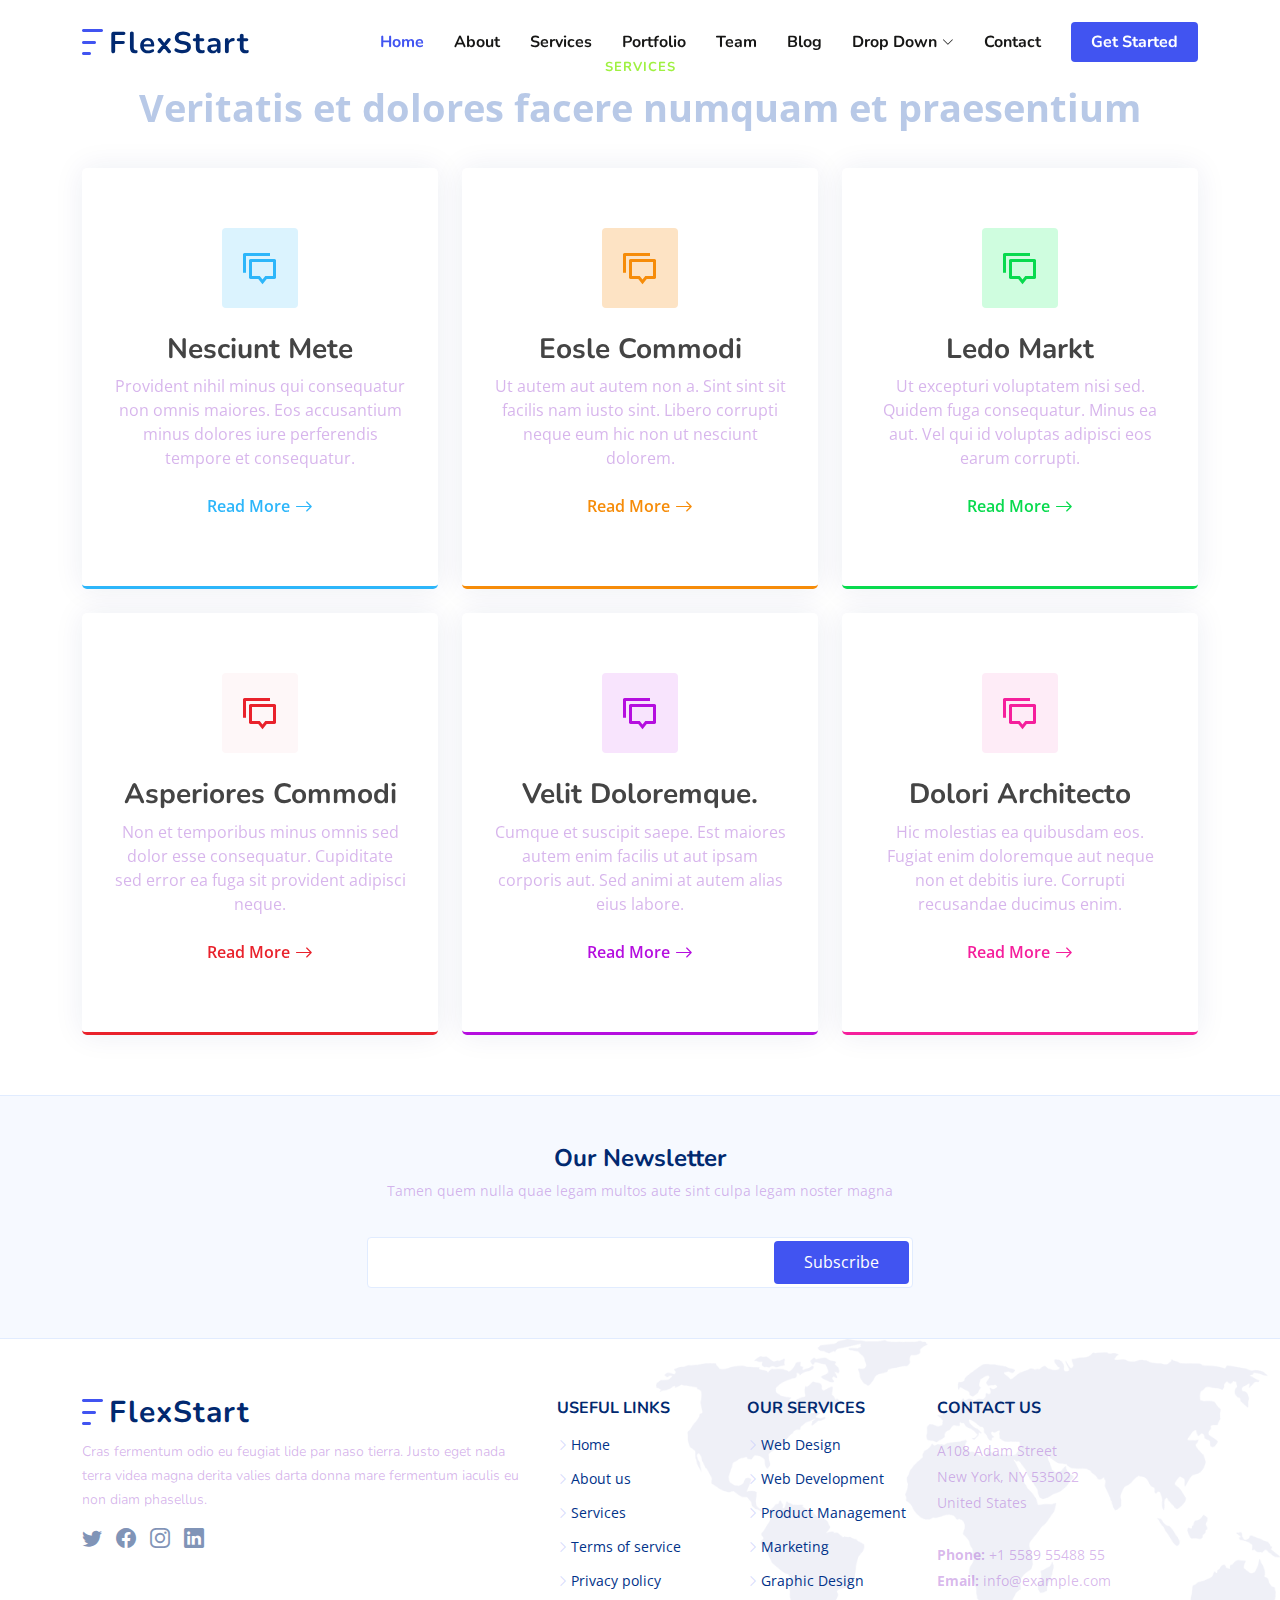
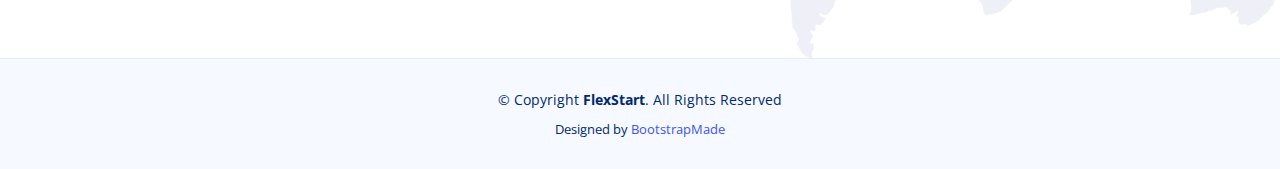
<file: services.html>
<!DOCTYPE html>
<html lang="en">

<head>
    <meta charset="utf-8">
    <meta content="width=device-width, initial-scale=1.0" name="viewport">

    <title>BOOTSTRAP-TEMPLATE</title>
    <meta content="" name="description">

    <meta content="" name="keywords">

    <!-- Favicons -->
    <link href="assets/img/favicon.png" rel="icon">
    <link href="assets/img/apple-touch-icon.png" rel="apple-touch-icon">

    <!-- Google Fonts -->
    <link
        href="https://fonts.googleapis.com/css?family=Open+Sans:300,300i,400,400i,600,600i,700,700i|Nunito:300,300i,400,400i,600,600i,700,700i|Poppins:300,300i,400,400i,500,500i,600,600i,700,700i"
        rel="stylesheet">

    <!-- Vendor CSS Files -->
    <link href="assets/vendor/aos/aos.css" rel="stylesheet">
    <link href="assets/vendor/bootstrap/css/bootstrap.min.css" rel="stylesheet">
    <link href="assets/vendor/bootstrap-icons/bootstrap-icons.css" rel="stylesheet">
    <link href="assets/vendor/glightbox/css/glightbox.min.css" rel="stylesheet">
    <link href="assets/vendor/remixicon/remixicon.css" rel="stylesheet">
    <link href="assets/vendor/swiper/swiper-bundle.min.css" rel="stylesheet">

    <!-- Template Main CSS File -->
    <link href="assets/css/style.css" rel="stylesheet">

    <!-- =======================================================
  * Template Name: FlexStart - v1.10.1
  * Template URL: https://bootstrapmade.com/flexstart-bootstrap-startup-template/
  * Author: BootstrapMade.com
  * License: https://bootstrapmade.com/license/
  ======================================================== -->
</head>

<body>

    <!-- ======= Header ======= -->
    <header id="header" class="header fixed-top">
        <div class="container-fluid container-xl d-flex align-items-center justify-content-between">

            <a href="index.html" class="logo d-flex align-items-center">
                <img src="assets/img/logo.png" alt="">
                <span>FlexStart</span>
            </a>

            <nav id="navbar" class="navbar">
                <ul>
                    <li><a class="nav-link scrollto active" href="hero.html">Home</a></li>
                    <li><a class="nav-link scrollto" href="about.html">About</a></li>
                    <li><a class="nav-link scrollto" href="services.html">Services</a></li>
                    <li><a class="nav-link scrollto" href="portfolio.html">Portfolio</a></li>
                    <li><a class="nav-link scrollto" href="team.html">Team</a></li>
                    <li><a href="blog.html">Blog</a></li>
                    <li class="dropdown"><a href="#"><span>Drop Down</span> <i class="bi bi-chevron-down"></i></a>
                        <ul>
                            <li><a href="#">Drop Down 1</a></li>
                            <li class="dropdown"><a href="#"><span>Deep Drop Down</span> <i
                                        class="bi bi-chevron-right"></i></a>
                                <ul>
                                    <li><a href="#">Deep Drop Down 1</a></li>
                                    <li><a href="#">Deep Drop Down 2</a></li>
                                    <li><a href="#">Deep Drop Down 3</a></li>
                                    <li><a href="#">Deep Drop Down 4</a></li>
                                    <li><a href="#">Deep Drop Down 5</a></li>
                                </ul>
                            </li>
                            <li><a href="#">Drop Down 2</a></li>
                            <li><a href="#">Drop Down 3</a></li>
                            <li><a href="#">Drop Down 4</a></li>
                        </ul>
                    </li>
                    <li><a class="nav-link scrollto" href="contact.html">Contact</a></li>
                    <li><a class="getstarted scrollto" href="about.html">Get Started</a></li>
                </ul>
                <i class="bi bi-list mobile-nav-toggle"></i>
            </nav><!-- .navbar -->

        </div>
    </header><!-- End Header -->
    <!-- ======= Services Section ======= -->
    <section id="services" class="services">

        <div class="container" data-aos="fade-up">

            <header class="section-header">
                <h2>Services</h2>
                <p>Veritatis et dolores facere numquam et praesentium</p>
            </header>

            <div class="row gy-4">

                <div class="col-lg-4 col-md-6" data-aos="fade-up" data-aos-delay="200">
                    <div class="service-box blue">
                        <i class="ri-discuss-line icon"></i>
                        <h3>Nesciunt Mete</h3>
                        <p>Provident nihil minus qui consequatur non omnis maiores. Eos accusantium minus dolores iure
                            perferendis tempore et consequatur.</p>
                        <a href="#" class="read-more"><span>Read More</span> <i class="bi bi-arrow-right"></i></a>
                    </div>
                </div>

                <div class="col-lg-4 col-md-6" data-aos="fade-up" data-aos-delay="300">
                    <div class="service-box orange">
                        <i class="ri-discuss-line icon"></i>
                        <h3>Eosle Commodi</h3>
                        <p>Ut autem aut autem non a. Sint sint sit facilis nam iusto sint. Libero corrupti neque eum hic
                            non ut nesciunt dolorem.</p>
                        <a href="#" class="read-more"><span>Read More</span> <i class="bi bi-arrow-right"></i></a>
                    </div>
                </div>

                <div class="col-lg-4 col-md-6" data-aos="fade-up" data-aos-delay="400">
                    <div class="service-box green">
                        <i class="ri-discuss-line icon"></i>
                        <h3>Ledo Markt</h3>
                        <p>Ut excepturi voluptatem nisi sed. Quidem fuga consequatur. Minus ea aut. Vel qui id voluptas
                            adipisci eos earum corrupti.</p>
                        <a href="#" class="read-more"><span>Read More</span> <i class="bi bi-arrow-right"></i></a>
                    </div>
                </div>

                <div class="col-lg-4 col-md-6" data-aos="fade-up" data-aos-delay="500">
                    <div class="service-box red">
                        <i class="ri-discuss-line icon"></i>
                        <h3>Asperiores Commodi</h3>
                        <p>Non et temporibus minus omnis sed dolor esse consequatur. Cupiditate sed error ea fuga sit
                            provident adipisci neque.</p>
                        <a href="#" class="read-more"><span>Read More</span> <i class="bi bi-arrow-right"></i></a>
                    </div>
                </div>

                <div class="col-lg-4 col-md-6" data-aos="fade-up" data-aos-delay="600">
                    <div class="service-box purple">
                        <i class="ri-discuss-line icon"></i>
                        <h3>Velit Doloremque.</h3>
                        <p>Cumque et suscipit saepe. Est maiores autem enim facilis ut aut ipsam corporis aut. Sed animi
                            at autem alias eius labore.</p>
                        <a href="#" class="read-more"><span>Read More</span> <i class="bi bi-arrow-right"></i></a>
                    </div>
                </div>

                <div class="col-lg-4 col-md-6" data-aos="fade-up" data-aos-delay="700">
                    <div class="service-box pink">
                        <i class="ri-discuss-line icon"></i>
                        <h3>Dolori Architecto</h3>
                        <p>Hic molestias ea quibusdam eos. Fugiat enim doloremque aut neque non et debitis iure.
                            Corrupti recusandae ducimus enim.</p>
                        <a href="#" class="read-more"><span>Read More</span> <i class="bi bi-arrow-right"></i></a>
                    </div>
                </div>

            </div>

        </div>

    </section><!-- End Services Section -->



    <!-- ======= Footer ======= -->
    <footer id="footer" class="footer">

        <div class="footer-newsletter">
            <div class="container">
                <div class="row justify-content-center">
                    <div class="col-lg-12 text-center">
                        <h4>Our Newsletter</h4>
                        <p>Tamen quem nulla quae legam multos aute sint culpa legam noster magna</p>
                    </div>
                    <div class="col-lg-6">
                        <form action="" method="post">
                            <input type="email" name="email"><input type="submit" value="Subscribe">
                        </form>
                    </div>
                </div>
            </div>
        </div>

        <div class="footer-top">
            <div class="container">
                <div class="row gy-4">
                    <div class="col-lg-5 col-md-12 footer-info">
                        <a href="index.html" class="logo d-flex align-items-center">
                            <img src="assets/img/logo.png" alt="">
                            <span>FlexStart</span>
                        </a>
                        <p>Cras fermentum odio eu feugiat lide par naso tierra. Justo eget nada terra videa magna derita
                            valies darta donna mare fermentum iaculis eu non diam phasellus.</p>
                        <div class="social-links mt-3">
                            <a href="#" class="twitter"><i class="bi bi-twitter"></i></a>
                            <a href="#" class="facebook"><i class="bi bi-facebook"></i></a>
                            <a href="#" class="instagram"><i class="bi bi-instagram"></i></a>
                            <a href="#" class="linkedin"><i class="bi bi-linkedin"></i></a>
                        </div>
                    </div>

                    <div class="col-lg-2 col-6 footer-links">
                        <h4>Useful Links</h4>
                        <ul>
                            <li><i class="bi bi-chevron-right"></i> <a href="#">Home</a></li>
                            <li><i class="bi bi-chevron-right"></i> <a href="#">About us</a></li>
                            <li><i class="bi bi-chevron-right"></i> <a href="#">Services</a></li>
                            <li><i class="bi bi-chevron-right"></i> <a href="#">Terms of service</a></li>
                            <li><i class="bi bi-chevron-right"></i> <a href="#">Privacy policy</a></li>
                        </ul>
                    </div>

                    <div class="col-lg-2 col-6 footer-links">
                        <h4>Our Services</h4>
                        <ul>
                            <li><i class="bi bi-chevron-right"></i> <a href="#">Web Design</a></li>
                            <li><i class="bi bi-chevron-right"></i> <a href="#">Web Development</a></li>
                            <li><i class="bi bi-chevron-right"></i> <a href="#">Product Management</a></li>
                            <li><i class="bi bi-chevron-right"></i> <a href="#">Marketing</a></li>
                            <li><i class="bi bi-chevron-right"></i> <a href="#">Graphic Design</a></li>
                        </ul>
                    </div>

                    <div class="col-lg-3 col-md-12 footer-contact text-center text-md-start">
                        <h4>Contact Us</h4>
                        <p>
                            A108 Adam Street <br>
                            New York, NY 535022<br>
                            United States <br><br>
                            <strong>Phone:</strong> +1 5589 55488 55<br>
                            <strong>Email:</strong> info@example.com<br>
                        </p>

                    </div>

                </div>
            </div>
        </div>

        <div class="container">
            <div class="copyright">
                &copy; Copyright <strong><span>FlexStart</span></strong>. All Rights Reserved
            </div>
            <div class="credits">
                <!-- All the links in the footer should remain intact. -->
                <!-- You can delete the links only if you purchased the pro version. -->
                <!-- Licensing information: https://bootstrapmade.com/license/ -->
                <!-- Purchase the pro version with working PHP/AJAX contact form: https://bootstrapmade.com/flexstart-bootstrap-startup-template/ -->
                Designed by <a href="https://bootstrapmade.com/">BootstrapMade</a>
            </div>
        </div>
    </footer><!-- End Footer -->

    <a href="#" class="back-to-top d-flex align-items-center justify-content-center"><i
            class="bi bi-arrow-up-short"></i></a>

    <!-- Vendor JS Files -->
    <script src="assets/vendor/purecounter/purecounter_vanilla.js"></script>
    <script src="assets/vendor/aos/aos.js"></script>
    <script src="assets/vendor/bootstrap/js/bootstrap.bundle.min.js"></script>
    <script src="assets/vendor/glightbox/js/glightbox.min.js"></script>
    <script src="assets/vendor/isotope-layout/isotope.pkgd.min.js"></script>
    <script src="assets/vendor/swiper/swiper-bundle.min.js"></script>
    <script src="assets/vendor/php-email-form/validate.js"></script>

    <!-- Template Main JS File -->
    <script src="assets/js/main.js"></script>

</body>

</html>
</file>
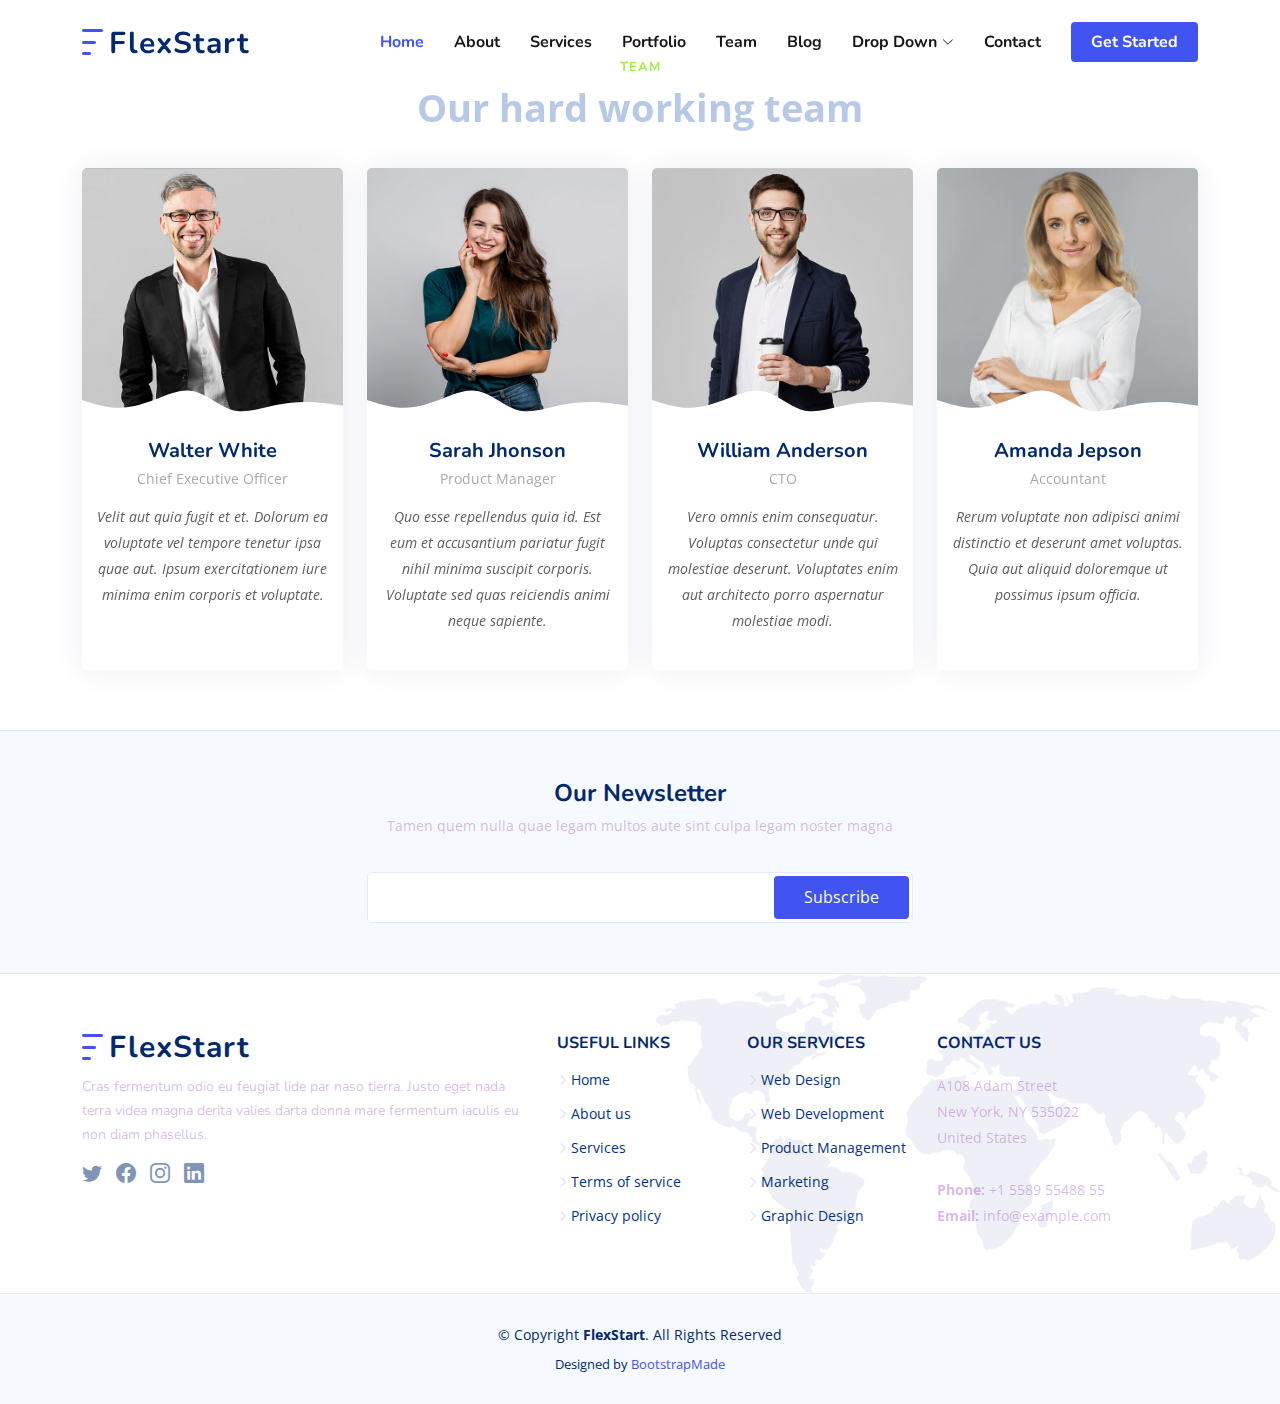
<file: team.html>
<!DOCTYPE html>
<html lang="en">

<head>
    <meta charset="utf-8">
    <meta content="width=device-width, initial-scale=1.0" name="viewport">

    <title>BOOTSTRAP-TEMPLATE</title>
    <meta content="" name="description">

    <meta content="" name="keywords">

    <!-- Favicons -->
    <link href="assets/img/favicon.png" rel="icon">
    <link href="assets/img/apple-touch-icon.png" rel="apple-touch-icon">

    <!-- Google Fonts -->
    <link
        href="https://fonts.googleapis.com/css?family=Open+Sans:300,300i,400,400i,600,600i,700,700i|Nunito:300,300i,400,400i,600,600i,700,700i|Poppins:300,300i,400,400i,500,500i,600,600i,700,700i"
        rel="stylesheet">

    <!-- Vendor CSS Files -->
    <link href="assets/vendor/aos/aos.css" rel="stylesheet">
    <link href="assets/vendor/bootstrap/css/bootstrap.min.css" rel="stylesheet">
    <link href="assets/vendor/bootstrap-icons/bootstrap-icons.css" rel="stylesheet">
    <link href="assets/vendor/glightbox/css/glightbox.min.css" rel="stylesheet">
    <link href="assets/vendor/remixicon/remixicon.css" rel="stylesheet">
    <link href="assets/vendor/swiper/swiper-bundle.min.css" rel="stylesheet">

    <!-- Template Main CSS File -->
    <link href="assets/css/style.css" rel="stylesheet">

    <!-- =======================================================
  * Template Name: FlexStart - v1.10.1
  * Template URL: https://bootstrapmade.com/flexstart-bootstrap-startup-template/
  * Author: BootstrapMade.com
  * License: https://bootstrapmade.com/license/
  ======================================================== -->
</head>

<body>

    <!-- ======= Header ======= -->
    <header id="header" class="header fixed-top">
        <div class="container-fluid container-xl d-flex align-items-center justify-content-between">

            <a href="index.html" class="logo d-flex align-items-center">
                <img src="assets/img/logo.png" alt="">
                <span>FlexStart</span>
            </a>

            <nav id="navbar" class="navbar">
                <ul>
                    <li><a class="nav-link scrollto active" href="hero.html">Home</a></li>
                    <li><a class="nav-link scrollto" href="about.html">About</a></li>
                    <li><a class="nav-link scrollto" href="services.html">Services</a></li>
                    <li><a class="nav-link scrollto" href="portfolio.html">Portfolio</a></li>
                    <li><a class="nav-link scrollto" href="team.html">Team</a></li>
                    <li><a href="blog.html">Blog</a></li>
                    <li class="dropdown"><a href="#"><span>Drop Down</span> <i class="bi bi-chevron-down"></i></a>
                        <ul>
                            <li><a href="#">Drop Down 1</a></li>
                            <li class="dropdown"><a href="#"><span>Deep Drop Down</span> <i
                                        class="bi bi-chevron-right"></i></a>
                                <ul>
                                    <li><a href="#">Deep Drop Down 1</a></li>
                                    <li><a href="#">Deep Drop Down 2</a></li>
                                    <li><a href="#">Deep Drop Down 3</a></li>
                                    <li><a href="#">Deep Drop Down 4</a></li>
                                    <li><a href="#">Deep Drop Down 5</a></li>
                                </ul>
                            </li>
                            <li><a href="#">Drop Down 2</a></li>
                            <li><a href="#">Drop Down 3</a></li>
                            <li><a href="#">Drop Down 4</a></li>
                        </ul>
                    </li>
                    <li><a class="nav-link scrollto" href="contact.html">Contact</a></li>
                    <li><a class="getstarted scrollto" href="about.html">Get Started</a></li>
                </ul>
                <i class="bi bi-list mobile-nav-toggle"></i>
            </nav><!-- .navbar -->

        </div>
    </header><!-- End Header -->

    <!-- ======= Team Section ======= -->
    <section id="team" class="team">

        <div class="container" data-aos="fade-up">

            <header class="section-header">
                <h2>Team</h2>
                <p>Our hard working team</p>
            </header>

            <div class="row gy-4">

                <div class="col-lg-3 col-md-6 d-flex align-items-stretch" data-aos="fade-up" data-aos-delay="100">
                    <div class="member">
                        <div class="member-img">
                            <img src="assets/img/team/team-1.jpg" class="img-fluid" alt="">
                            <div class="social">
                                <a href=""><i class="bi bi-twitter"></i></a>
                                <a href=""><i class="bi bi-facebook"></i></a>
                                <a href=""><i class="bi bi-instagram"></i></a>
                                <a href=""><i class="bi bi-linkedin"></i></a>
                            </div>
                        </div>
                        <div class="member-info">
                            <h4>Walter White</h4>
                            <span>Chief Executive Officer</span>
                            <p>Velit aut quia fugit et et. Dolorum ea voluptate vel tempore tenetur ipsa quae aut. Ipsum
                                exercitationem iure minima enim corporis et voluptate.</p>
                        </div>
                    </div>
                </div>

                <div class="col-lg-3 col-md-6 d-flex align-items-stretch" data-aos="fade-up" data-aos-delay="200">
                    <div class="member">
                        <div class="member-img">
                            <img src="assets/img/team/team-2.jpg" class="img-fluid" alt="">
                            <div class="social">
                                <a href=""><i class="bi bi-twitter"></i></a>
                                <a href=""><i class="bi bi-facebook"></i></a>
                                <a href=""><i class="bi bi-instagram"></i></a>
                                <a href=""><i class="bi bi-linkedin"></i></a>
                            </div>
                        </div>
                        <div class="member-info">
                            <h4>Sarah Jhonson</h4>
                            <span>Product Manager</span>
                            <p>Quo esse repellendus quia id. Est eum et accusantium pariatur fugit nihil minima suscipit
                                corporis. Voluptate sed quas reiciendis animi neque sapiente.</p>
                        </div>
                    </div>
                </div>

                <div class="col-lg-3 col-md-6 d-flex align-items-stretch" data-aos="fade-up" data-aos-delay="300">
                    <div class="member">
                        <div class="member-img">
                            <img src="assets/img/team/team-3.jpg" class="img-fluid" alt="">
                            <div class="social">
                                <a href=""><i class="bi bi-twitter"></i></a>
                                <a href=""><i class="bi bi-facebook"></i></a>
                                <a href=""><i class="bi bi-instagram"></i></a>
                                <a href=""><i class="bi bi-linkedin"></i></a>
                            </div>
                        </div>
                        <div class="member-info">
                            <h4>William Anderson</h4>
                            <span>CTO</span>
                            <p>Vero omnis enim consequatur. Voluptas consectetur unde qui molestiae deserunt. Voluptates
                                enim aut architecto porro aspernatur molestiae modi.</p>
                        </div>
                    </div>
                </div>

                <div class="col-lg-3 col-md-6 d-flex align-items-stretch" data-aos="fade-up" data-aos-delay="400">
                    <div class="member">
                        <div class="member-img">
                            <img src="assets/img/team/team-4.jpg" class="img-fluid" alt="">
                            <div class="social">
                                <a href=""><i class="bi bi-twitter"></i></a>
                                <a href=""><i class="bi bi-facebook"></i></a>
                                <a href=""><i class="bi bi-instagram"></i></a>
                                <a href=""><i class="bi bi-linkedin"></i></a>
                            </div>
                        </div>
                        <div class="member-info">
                            <h4>Amanda Jepson</h4>
                            <span>Accountant</span>
                            <p>Rerum voluptate non adipisci animi distinctio et deserunt amet voluptas. Quia aut aliquid
                                doloremque ut possimus ipsum officia.</p>
                        </div>
                    </div>
                </div>

            </div>

        </div>

    </section><!-- End Team Section -->

    <!-- ======= Footer ======= -->
    <footer id="footer" class="footer">

        <div class="footer-newsletter">
            <div class="container">
                <div class="row justify-content-center">
                    <div class="col-lg-12 text-center">
                        <h4>Our Newsletter</h4>
                        <p>Tamen quem nulla quae legam multos aute sint culpa legam noster magna</p>
                    </div>
                    <div class="col-lg-6">
                        <form action="" method="post">
                            <input type="email" name="email"><input type="submit" value="Subscribe">
                        </form>
                    </div>
                </div>
            </div>
        </div>

        <div class="footer-top">
            <div class="container">
                <div class="row gy-4">
                    <div class="col-lg-5 col-md-12 footer-info">
                        <a href="index.html" class="logo d-flex align-items-center">
                            <img src="assets/img/logo.png" alt="">
                            <span>FlexStart</span>
                        </a>
                        <p>Cras fermentum odio eu feugiat lide par naso tierra. Justo eget nada terra videa magna derita
                            valies darta donna mare fermentum iaculis eu non diam phasellus.</p>
                        <div class="social-links mt-3">
                            <a href="#" class="twitter"><i class="bi bi-twitter"></i></a>
                            <a href="#" class="facebook"><i class="bi bi-facebook"></i></a>
                            <a href="#" class="instagram"><i class="bi bi-instagram"></i></a>
                            <a href="#" class="linkedin"><i class="bi bi-linkedin"></i></a>
                        </div>
                    </div>

                    <div class="col-lg-2 col-6 footer-links">
                        <h4>Useful Links</h4>
                        <ul>
                            <li><i class="bi bi-chevron-right"></i> <a href="#">Home</a></li>
                            <li><i class="bi bi-chevron-right"></i> <a href="#">About us</a></li>
                            <li><i class="bi bi-chevron-right"></i> <a href="#">Services</a></li>
                            <li><i class="bi bi-chevron-right"></i> <a href="#">Terms of service</a></li>
                            <li><i class="bi bi-chevron-right"></i> <a href="#">Privacy policy</a></li>
                        </ul>
                    </div>

                    <div class="col-lg-2 col-6 footer-links">
                        <h4>Our Services</h4>
                        <ul>
                            <li><i class="bi bi-chevron-right"></i> <a href="#">Web Design</a></li>
                            <li><i class="bi bi-chevron-right"></i> <a href="#">Web Development</a></li>
                            <li><i class="bi bi-chevron-right"></i> <a href="#">Product Management</a></li>
                            <li><i class="bi bi-chevron-right"></i> <a href="#">Marketing</a></li>
                            <li><i class="bi bi-chevron-right"></i> <a href="#">Graphic Design</a></li>
                        </ul>
                    </div>

                    <div class="col-lg-3 col-md-12 footer-contact text-center text-md-start">
                        <h4>Contact Us</h4>
                        <p>
                            A108 Adam Street <br>
                            New York, NY 535022<br>
                            United States <br><br>
                            <strong>Phone:</strong> +1 5589 55488 55<br>
                            <strong>Email:</strong> info@example.com<br>
                        </p>

                    </div>

                </div>
            </div>
        </div>

        <div class="container">
            <div class="copyright">
                &copy; Copyright <strong><span>FlexStart</span></strong>. All Rights Reserved
            </div>
            <div class="credits">
                <!-- All the links in the footer should remain intact. -->
                <!-- You can delete the links only if you purchased the pro version. -->
                <!-- Licensing information: https://bootstrapmade.com/license/ -->
                <!-- Purchase the pro version with working PHP/AJAX contact form: https://bootstrapmade.com/flexstart-bootstrap-startup-template/ -->
                Designed by <a href="https://bootstrapmade.com/">BootstrapMade</a>
            </div>
        </div>
    </footer><!-- End Footer -->

    <a href="#" class="back-to-top d-flex align-items-center justify-content-center"><i
            class="bi bi-arrow-up-short"></i></a>

    <!-- Vendor JS Files -->
    <script src="assets/vendor/purecounter/purecounter_vanilla.js"></script>
    <script src="assets/vendor/aos/aos.js"></script>
    <script src="assets/vendor/bootstrap/js/bootstrap.bundle.min.js"></script>
    <script src="assets/vendor/glightbox/js/glightbox.min.js"></script>
    <script src="assets/vendor/isotope-layout/isotope.pkgd.min.js"></script>
    <script src="assets/vendor/swiper/swiper-bundle.min.js"></script>
    <script src="assets/vendor/php-email-form/validate.js"></script>

    <!-- Template Main JS File -->
    <script src="assets/js/main.js"></script>

</body>

</html>
</file>
<file: assets/css/style.css>
/**
* Template Name: FlexStart - v1.10.1
* Template URL: https://bootstrapmade.com/flexstart-bootstrap-startup-template/
* Author: BootstrapMade.com
* License: https://bootstrapmade.com/license/
*/

/*--------------------------------------------------------------
# General
--------------------------------------------------------------*/
:root {
  scroll-behavior: smooth;
}

body {
  font-family: "Open Sans", sans-serif;
  color: #871fc454;
}

a {
  color: #4154f1;
  text-decoration: none;
}

a:hover {
  color: #717ff5;
  text-decoration: none;
}

h1,
h2,
h3,
h4,
h5,
h6 {
  font-family: "Nunito", sans-serif;
}

/*--------------------------------------------------------------
# Sections
--------------------------------------------------------------*/
section {
  padding: 60px 0;
  overflow: hidden;
}

.section-header {
  text-align: center;
  padding-bottom: 40px;
}

.section-header h2 {
  font-size: 13px;
  letter-spacing: 1px;
  font-weight: 700;
  margin: 0;
  color: #9ff141;
  text-transform: uppercase;
}

.section-header p {
  margin: 10px 0 0 0;
  padding: 0;
  font-size: 38px;
  line-height: 42px;
  font-weight: 700;
  color: #b8c9e7;
}

@media (max-width: 768px) {
  .section-header p {
    font-size: 28px;
    line-height: 32px;
  }
}

/*--------------------------------------------------------------
# Breadcrumbs
--------------------------------------------------------------*/
.breadcrumbs {
  padding: 15px 0;
  background: #012970;
  min-height: 40px;
  margin-top: 82px;
  color: #fff;
}

@media (max-width: 992px) {
  .breadcrumbs {
    margin-top: 57px;
  }
}

.breadcrumbs h2 {
  font-size: 28px;
  font-weight: 500;
}

.breadcrumbs ol {
  display: flex;
  flex-wrap: wrap;
  list-style: none;
  padding: 0 0 10px 0;
  margin: 0;
  font-size: 14px;
}

.breadcrumbs ol a {
  color: rgb(170, 118, 118);
  transition: 0.3s;
}

.breadcrumbs ol a:hover {
  text-decoration: underline;
}

.breadcrumbs ol li+li {
  padding-left: 10px;
}

.breadcrumbs ol li+li::before {
  display: inline-block;
  padding-right: 10px;
  color: #8894f6;
  content: "/";
}

/*--------------------------------------------------------------
# Back to top button
--------------------------------------------------------------*/
.back-to-top {
  position: fixed;
  visibility: hidden;
  opacity: 0;
  right: 15px;
  bottom: 15px;
  z-index: 99999;
  background: #4154f1;
  width: 40px;
  height: 40px;
  border-radius: 5px;
  transition: all 0.3s;
}

.back-to-top i {
  font-size: 24px;
  color: rgb(17, 3, 3);
  line-height: 0;
}

.back-to-top:hover {
  background: #6776f4;
  color: #fff;
}

.back-to-top.active {
  visibility: visible;
  opacity: 1;
}

/*--------------------------------------------------------------
# Disable aos animation delay on mobile devices
--------------------------------------------------------------*/
@media screen and (max-width: 768px) {
  [data-aos-delay] {
    transition-delay: 0 !important;
  }
}

/*--------------------------------------------------------------
# Header
--------------------------------------------------------------*/
.header {
  transition: all 0.5s;
  z-index: 997;
  padding: 20px 0;
}

.header.header-scrolled {
  background: #fff;
  padding: 15px 0;
  box-shadow: 0px 2px 20px rgba(6, 85, 223, 0.1);
}

.header .logo {
  line-height: 0;
}

.header .logo img {
  max-height: 40px;
  margin-right: 6px;
}

.header .logo span {
  font-size: 30px;
  font-weight: 700;
  letter-spacing: 1px;
  color: #012970;
  font-family: "Nunito", sans-serif;
  margin-top: 3px;
}

/*--------------------------------------------------------------
# Navigation Menu
--------------------------------------------------------------*/
/**
* Desktop Navigation 
*/
.navbar {
  padding: 0;
}

.navbar ul {
  margin: 0;
  padding: 0;
  display: flex;
  list-style: none;
  align-items: center;
}

.navbar li {
  position: relative;
}

.navbar a,
.navbar a:focus {
  display: flex;
  align-items: center;
  justify-content: space-between;
  padding: 10px 0 10px 30px;
  font-family: "Nunito", sans-serif;
  font-size: 16px;
  font-weight: 700;
  color: #161615;
  white-space: nowrap;
  transition: 0.3s;
}

.navbar a i,
.navbar a:focus i {
  font-size: 12px;
  line-height: 0;
  margin-left: 5px;
}

.navbar a:hover,
.navbar .active,
.navbar .active:focus,
.navbar li:hover>a {
  color: #4154f1;
}

.navbar .getstarted,
.navbar .getstarted:focus {
  background: #4154f1;
  padding: 8px 20px;
  margin-left: 30px;
  border-radius: 4px;
  color: #fff;
}

.navbar .getstarted:hover,
.navbar .getstarted:focus:hover {
  color: rgb(209, 7, 7);
  background: #92df16;
}

.navbar .dropdown ul {
  display: block;
  position: absolute;
  left: 14px;
  top: calc(100% + 30px);
  margin: 0;
  padding: 10px 0;
  z-index: 99;
  opacity: 0;
  visibility: hidden;
  background: #fff;
  box-shadow: 0px 0px 30px rgba(127, 137, 161, 0.25);
  transition: 0.3s;
  border-radius: 4px;
}

.navbar .dropdown ul li {
  min-width: 200px;
}

.navbar .dropdown ul a {
  padding: 10px 20px;
  font-size: 15px;
  text-transform: none;
  font-weight: 400;
}

.navbar .dropdown ul a i {
  font-size: 12px;
}

.navbar .dropdown ul a:hover,
.navbar .dropdown ul .active:hover,
.navbar .dropdown ul li:hover>a {
  color: #72df0d;
}

.navbar .dropdown:hover>ul {
  opacity: 1;
  top: 100%;
  visibility: visible;
}

.navbar .dropdown .dropdown ul {
  top: 0;
  left: calc(100% - 30px);
  visibility: hidden;
}

.navbar .dropdown .dropdown:hover>ul {
  opacity: 1;
  top: 0;
  left: 100%;
  visibility: visible;
}

@media (max-width: 1366px) {
  .navbar .dropdown .dropdown ul {
    left: -90%;
  }

  .navbar .dropdown .dropdown:hover>ul {
    left: -100%;
  }
}

/**
* Mobile Navigation 
*/
.mobile-nav-toggle {
  color: #012970;
  font-size: 28px;
  cursor: pointer;
  display: none;
  line-height: 0;
  transition: 0.5s;
}

.mobile-nav-toggle.bi-x {
  color: #fff;
}

@media (max-width: 991px) {
  .mobile-nav-toggle {
    display: block;
  }

  .navbar ul {
    display: none;
  }
}

.navbar-mobile {
  position: fixed;
  overflow: hidden;
  top: 0;
  right: 0;
  left: 0;
  bottom: 0;
  background: rgba(1, 22, 61, 0.9);
  transition: 0.3s;
}

.navbar-mobile .mobile-nav-toggle {
  position: absolute;
  top: 15px;
  right: 15px;
}

.navbar-mobile ul {
  display: block;
  position: absolute;
  top: 55px;
  right: 15px;
  bottom: 15px;
  left: 15px;
  padding: 10px 0;
  border-radius: 10px;
  background-color: #fff;
  overflow-y: auto;
  transition: 0.3s;
}

.navbar-mobile a,
.navbar-mobile a:focus {
  padding: 10px 20px;
  font-size: 15px;
  color: #012970;
}

.navbar-mobile a:hover,
.navbar-mobile .active,
.navbar-mobile li:hover>a {
  color: #4154f1;
}

.navbar-mobile .getstarted,
.navbar-mobile .getstarted:focus {
  margin: 15px;
}

.navbar-mobile .dropdown ul {
  position: static;
  display: none;
  margin: 10px 20px;
  padding: 10px 0;
  z-index: 99;
  opacity: 1;
  visibility: visible;
  background: #fff;
  box-shadow: 0px 0px 30px rgba(127, 137, 161, 0.25);
}

.navbar-mobile .dropdown ul li {
  min-width: 200px;
}

.navbar-mobile .dropdown ul a {
  padding: 10px 20px;
}

.navbar-mobile .dropdown ul a i {
  font-size: 12px;
}

.navbar-mobile .dropdown ul a:hover,
.navbar-mobile .dropdown ul .active:hover,
.navbar-mobile .dropdown ul li:hover>a {
  color: #4154f1;
}

.navbar-mobile .dropdown>.dropdown-active {
  display: block;
}

/*--------------------------------------------------------------
# Hero Section
--------------------------------------------------------------*/
.hero {
  width: 100%;
  height: 100vh;
  background: url(../img/hero-bg.png) top center no-repeat;
  background-size: cover;
}

.hero h1 {
  margin: 0;
  font-size: 48px;
  font-weight: 700;
  color: #012970;
}

.hero h2 {
  color: #444444;
  margin: 15px 0 0 0;
  font-size: 26px;
}

.hero .btn-get-started {
  margin-top: 30px;
  line-height: 0;
  padding: 15px 40px;
  border-radius: 4px;
  transition: 0.5s;
  color: #fff;
  background: #4154f1;
  box-shadow: 0px 5px 30px rgba(65, 84, 241, 0.4);
}

.hero .btn-get-started span {
  font-family: "Nunito", sans-serif;
  font-weight: 600;
  font-size: 16px;
  letter-spacing: 1px;
}

.hero .btn-get-started i {
  margin-left: 5px;
  font-size: 18px;
  transition: 0.3s;
}

.hero .btn-get-started:hover i {
  transform: translateX(5px);
}

.hero .hero-img {
  text-align: right;
}

@media (min-width: 1024px) {
  .hero {
    background-attachment: fixed;
  }
}

@media (max-width: 991px) {
  .hero {
    height: auto;
    padding: 120px 0 60px 0;
  }

  .hero .hero-img {
    text-align: center;
    margin-top: 80px;
  }

  .hero .hero-img img {
    width: 80%;
  }
}

@media (max-width: 768px) {
  .hero {
    text-align: center;
  }

  .hero h1 {
    font-size: 32px;
  }

  .hero h2 {
    font-size: 24px;
  }

  .hero .hero-img img {
    width: 100%;
  }
}

/*--------------------------------------------------------------
# Index Page
--------------------------------------------------------------*/
/*--------------------------------------------------------------
# About
--------------------------------------------------------------*/
.about .content {
  background-color: #f6f9ff;
  padding: 40px;
}

.about h3 {
  font-size: 14px;
  font-weight: 700;
  color: #4154f1;
  text-transform: uppercase;
}

.about h2 {
  font-size: 24px;
  font-weight: 700;
  color: #012970;
}

.about p {
  margin: 15px 0 30px 0;
  line-height: 24px;
}

.about .btn-read-more {
  line-height: 0;
  padding: 15px 40px;
  border-radius: 4px;
  transition: 0.5s;
  color: #fff;
  background: #4154f1;
  box-shadow: 0px 5px 25px rgba(65, 84, 241, 0.3);
}

.about .btn-read-more span {
  font-family: "Nunito", sans-serif;
  font-weight: 600;
  font-size: 16px;
  letter-spacing: 1px;
}

.about .btn-read-more i {
  margin-left: 5px;
  font-size: 18px;
  transition: 0.3s;
}

.about .btn-read-more:hover i {
  transform: translateX(5px);
}

/*--------------------------------------------------------------
# Values
--------------------------------------------------------------*/
.values .box {
  padding: 30px;
  box-shadow: 0px 0 5px rgba(1, 41, 112, 0.08);
  text-align: center;
  transition: 0.3s;
  height: 100%;
}

.values .box img {
  padding: 30px 50px;
  transition: 0.5s;
  transform: scale(1.1);
}

.values .box h3 {
  font-size: 24px;
  color: #012970;
  font-weight: 700;
  margin-bottom: 18px;
}

.values .box:hover {
  box-shadow: 0px 0 30px rgba(1, 41, 112, 0.08);
}

.values .box:hover img {
  transform: scale(1);
}

/*--------------------------------------------------------------
# Counts
--------------------------------------------------------------*/
.counts {
  padding: 70px 0 60px;
}

.counts .count-box {
  display: flex;
  align-items: center;
  padding: 30px;
  width: 100%;
  background: #fff;
  box-shadow: 0px 0 30px rgba(1, 41, 112, 0.08);
}

.counts .count-box i {
  font-size: 42px;
  line-height: 0;
  margin-right: 20px;
  color: #4154f1;
}

.counts .count-box span {
  font-size: 36px;
  display: block;
  font-weight: 600;
  color: #0b198f;
}

.counts .count-box p {
  padding: 0;
  margin: 0;
  font-family: "Nunito", sans-serif;
  font-size: 14px;
}

/*--------------------------------------------------------------
# Features
--------------------------------------------------------------*/
.features .feature-box {
  padding: 24px 20px;
  box-shadow: 0px 0 30px rgba(1, 41, 112, 0.08);
  transition: 0.3s;
  height: 100%;
}

.features .feature-box h3 {
  font-size: 18px;
  color: #012970;
  font-weight: 700;
  margin: 0;
}

.features .feature-box i {
  line-height: 0;
  background: #ecf3ff;
  padding: 4px;
  margin-right: 10px;
  font-size: 24px;
  border-radius: 3px;
  transition: 0.3s;
}

.features .feature-box:hover i {
  background: #4154f1;
  color: #fff;
}

.features .feture-tabs {
  margin-top: 120px;
}

.features .feture-tabs h3 {
  color: #012970;
  font-weight: 700;
  font-size: 32px;
  margin-bottom: 10px;
}

@media (max-width: 768px) {
  .features .feture-tabs h3 {
    font-size: 28px;
  }
}

.features .feture-tabs .nav-pills {
  border-bottom: 1px solid #eee;
}

.features .feture-tabs .nav-link {
  background: none;
  text-transform: uppercase;
  font-size: 15px;
  font-weight: 600;
  color: #012970;
  padding: 12px 0;
  margin-right: 25px;
  margin-bottom: -2px;
  border-radius: 0;
}

.features .feture-tabs .nav-link.active {
  color: #4154f1;
  border-bottom: 3px solid #4154f1;
}

.features .feture-tabs .tab-content h4 {
  font-size: 18px;
  margin: 0;
  font-weight: 700;
  color: #012970;
}

.features .feture-tabs .tab-content i {
  font-size: 24px;
  line-height: 0;
  margin-right: 8px;
  color: #4154f1;
}

.features .feature-icons {
  margin-top: 120px;
}

.features .feature-icons h3 {
  color: #012970;
  font-weight: 700;
  font-size: 32px;
  margin-bottom: 20px;
  text-align: center;
}

@media (max-width: 768px) {
  .features .feature-icons h3 {
    font-size: 28px;
  }
}

.features .feature-icons .content .icon-box {
  display: flex;
}

.features .feature-icons .content .icon-box h4 {
  font-size: 20px;
  font-weight: 700;
  margin: 0 0 10px 0;
  color: #012970;
}

.features .feature-icons .content .icon-box i {
  font-size: 44px;
  line-height: 44px;
  color: #0245bc;
  margin-right: 15px;
}

.features .feature-icons .content .icon-box p {
  font-size: 15px;
  color: #848484;
}

/*--------------------------------------------------------------
# Services
--------------------------------------------------------------*/
.services .service-box {
  box-shadow: 0px 0 30px rgba(1, 41, 112, 0.08);
  height: 100%;
  padding: 60px 30px;
  text-align: center;
  transition: 0.3s;
  border-radius: 5px;
}

.services .service-box .icon {
  font-size: 36px;
  padding: 40px 20px;
  border-radius: 4px;
  position: relative;
  margin-bottom: 25px;
  display: inline-block;
  line-height: 0;
  transition: 0.3s;
}

.services .service-box h3 {
  color: #444444;
  font-weight: 700;
}

.services .service-box .read-more {
  display: inline-flex;
  align-items: center;
  justify-content: center;
  font-weight: 600;
  font-size: 16px;
  padding: 8px 20px;
}

.services .service-box .read-more i {
  line-height: 0;
  margin-left: 5px;
  font-size: 18px;
}

.services .service-box.blue {
  border-bottom: 3px solid #2db6fa;
}

.services .service-box.blue .icon {
  color: #2db6fa;
  background: #dbf3fe;
}

.services .service-box.blue .read-more {
  color: #2db6fa;
}

.services .service-box.blue:hover {
  background: #2db6fa;
}

.services .service-box.orange {
  border-bottom: 3px solid #f68c09;
}

.services .service-box.orange .icon {
  color: #f68c09;
  background: #fde3c4;
}

.services .service-box.orange .read-more {
  color: #f68c09;
}

.services .service-box.orange:hover {
  background: #f68c09;
}

.services .service-box.green {
  border-bottom: 3px solid #08da4e;
}

.services .service-box.green .icon {
  color: #08da4e;
  background: #cffddf;
}

.services .service-box.green .read-more {
  color: #08da4e;
}

.services .service-box.green:hover {
  background: #08da4e;
}

.services .service-box.red {
  border-bottom: 3px solid #e9222c;
}

.services .service-box.red .icon {
  color: #e9222c;
  background: #fef7f8;
}

.services .service-box.red .read-more {
  color: #e9222c;
}

.services .service-box.red:hover {
  background: #e9222c;
}

.services .service-box.purple {
  border-bottom: 3px solid #b50edf;
}

.services .service-box.purple .icon {
  color: #b50edf;
  background: #f8e4fd;
}

.services .service-box.purple .read-more {
  color: #b50edf;
}

.services .service-box.purple:hover {
  background: #b50edf;
}

.services .service-box.pink {
  border-bottom: 3px solid #f51f9c;
}

.services .service-box.pink .icon {
  color: #f51f9c;
  background: #feecf7;
}

.services .service-box.pink .read-more {
  color: #f51f9c;
}

.services .service-box.pink:hover {
  background: #f51f9c;
}

.services .service-box:hover h3,
.services .service-box:hover p,
.services .service-box:hover .read-more {
  color: #fff;
}

.services .service-box:hover .icon {
  background: #fff;
}

/*--------------------------------------------------------------
# Pricing
--------------------------------------------------------------*/
.pricing .box {
  padding: 40px 20px;
  background: #fff;
  text-align: center;
  box-shadow: 0px 0 30px rgba(1, 41, 112, 0.08);
  border-radius: 4px;
  position: relative;
  overflow: hidden;
  transition: 0.3s;
}

.pricing .box:hover {
  transform: scale(1.1);
  box-shadow: 0px 0 30px rgba(1, 41, 112, 0.1);
}

.pricing h3 {
  font-weight: 700;
  font-size: 18px;
  margin-bottom: 15px;
}

.pricing .price {
  font-size: 36px;
  color: #444444;
  font-weight: 600;
  font-family: "Poppins", sans-serif;
}

.pricing .price sup {
  font-size: 20px;
  top: -15px;
  left: -3px;
}

.pricing .price span {
  color: #bababa;
  font-size: 16px;
  font-weight: 300;
}

.pricing img {
  padding: 30px 40px;
}

.pricing ul {
  padding: 0;
  list-style: none;
  color: #444444;
  text-align: center;
  line-height: 26px;
  font-size: 16px;
  margin-bottom: 25px;
}

.pricing ul li {
  padding-bottom: 10px;
}

.pricing ul .na {
  color: #ccc;
  text-decoration: line-through;
}

.pricing .btn-buy {
  display: inline-block;
  padding: 8px 40px 10px 40px;
  border-radius: 50px;
  color: #4154f1;
  transition: none;
  font-size: 16px;
  font-weight: 400;
  font-family: "Nunito", sans-serif;
  font-weight: 600;
  transition: 0.3s;
  border: 1px solid #4154f1;
}

.pricing .btn-buy:hover {
  background: #4154f1;
  color: #fff;
}

.pricing .featured {
  width: 200px;
  position: absolute;
  top: 18px;
  right: -68px;
  transform: rotate(45deg);
  z-index: 1;
  font-size: 14px;
  padding: 1px 0 3px 0;
  background: #4154f1;
  color: #fff;
}

/*--------------------------------------------------------------
# F.A.Q
--------------------------------------------------------------*/
.faq .accordion-collapse {
  border: 0;
}

.faq .accordion-button {
  padding: 15px 15px 20px 0;
  font-weight: 600;
  border: 0;
  font-size: 18px;
  color: #444444;
  text-align: left;
}

.faq .accordion-button:focus {
  box-shadow: none;
}

.faq .accordion-button:not(.collapsed) {
  background: none;
  color: #4154f1;
  border-bottom: 0;
}

.faq .accordion-body {
  padding: 0 0 25px 0;
  border: 0;
}

/*--------------------------------------------------------------
# Portfolio
--------------------------------------------------------------*/
.portfolio #portfolio-flters {
  padding: 0;
  margin: 0 auto 25px auto;
  list-style: none;
  text-align: center;
  background: white;
  border-radius: 50px;
  padding: 2px 15px;
}

.portfolio #portfolio-flters li {
  cursor: pointer;
  display: inline-block;
  padding: 8px 20px 10px 20px;
  font-size: 15px;
  font-weight: 600;
  line-height: 1;
  color: #444444;
  margin: 0 4px 8px 4px;
  transition: 0.3s;
  border-radius: 50px;
  border: 1px solid #fff;
}

.portfolio #portfolio-flters li:hover,
.portfolio #portfolio-flters li.filter-active {
  color: #4154f1;
  border-color: #4154f1;
}

.portfolio #portfolio-flters li:last-child {
  margin-right: 0;
}

.portfolio .portfolio-wrap {
  transition: 0.3s;
  position: relative;
  overflow: hidden;
  z-index: 1;
  background: rgba(255, 255, 255, 0.75);
}

.portfolio .portfolio-wrap::before {
  content: "";
  background: rgba(255, 255, 255, 0.75);
  position: absolute;
  left: 30px;
  right: 30px;
  top: 30px;
  bottom: 30px;
  transition: all ease-in-out 0.3s;
  z-index: 2;
  opacity: 0;
}

.portfolio .portfolio-wrap img {
  transition: 1s;
}

.portfolio .portfolio-wrap .portfolio-info {
  opacity: 0;
  position: absolute;
  top: 0;
  left: 0;
  right: 0;
  bottom: 0;
  text-align: center;
  z-index: 3;
  transition: all ease-in-out 0.3s;
  display: flex;
  flex-direction: column;
  justify-content: center;
  align-items: center;
}

.portfolio .portfolio-wrap .portfolio-info::before {
  display: block;
  content: "";
  width: 48px;
  height: 48px;
  position: absolute;
  top: 35px;
  left: 35px;
  border-top: 3px solid rgba(1, 41, 112, 0.2);
  border-left: 3px solid rgba(1, 41, 112, 0.2);
  transition: all 0.5s ease 0s;
  z-index: 9994;
}

.portfolio .portfolio-wrap .portfolio-info::after {
  display: block;
  content: "";
  width: 48px;
  height: 48px;
  position: absolute;
  bottom: 35px;
  right: 35px;
  border-bottom: 3px solid rgba(1, 41, 112, 0.2);
  border-right: 3px solid rgba(1, 41, 112, 0.2);
  transition: all 0.5s ease 0s;
  z-index: 9994;
}

.portfolio .portfolio-wrap .portfolio-info h4 {
  font-size: 20px;
  color: #012970;
  font-weight: 700;
}

.portfolio .portfolio-wrap .portfolio-info p {
  color: #012970;
  font-weight: 600;
  font-size: 14px;
  text-transform: uppercase;
  padding: 0;
  margin: 0;
}

.portfolio .portfolio-wrap .portfolio-links {
  text-align: center;
  z-index: 4;
}

.portfolio .portfolio-wrap .portfolio-links a {
  color: #fff;
  background: #4154f1;
  margin: 10px 2px;
  width: 36px;
  height: 36px;
  display: inline-flex;
  align-items: center;
  justify-content: center;
  border-radius: 50%;
  transition: 0.3s;
}

.portfolio .portfolio-wrap .portfolio-links a i {
  font-size: 24px;
  line-height: 0;
}

.portfolio .portfolio-wrap .portfolio-links a:hover {
  background: #5969f3;
}

.portfolio .portfolio-wrap:hover img {
  transform: scale(1.1);
}

.portfolio .portfolio-wrap:hover::before {
  top: 0;
  left: 0;
  right: 0;
  bottom: 0;
  opacity: 1;
}

.portfolio .portfolio-wrap:hover .portfolio-info {
  opacity: 1;
}

.portfolio .portfolio-wrap:hover .portfolio-info::before {
  top: 15px;
  left: 15px;
}

.portfolio .portfolio-wrap:hover .portfolio-info::after {
  bottom: 15px;
  right: 15px;
}

/*--------------------------------------------------------------
# Portfolio Details
--------------------------------------------------------------*/
.portfolio-details {
  padding-top: 40px;
}

.portfolio-details .portfolio-details-slider img {
  width: 100%;
}

.portfolio-details .portfolio-details-slider .swiper-pagination {
  margin-top: 20px;
  position: relative;
}

.portfolio-details .portfolio-details-slider .swiper-pagination .swiper-pagination-bullet {
  width: 12px;
  height: 12px;
  background-color: #fff;
  opacity: 1;
  border: 1px solid #4154f1;
}

.portfolio-details .portfolio-details-slider .swiper-pagination .swiper-pagination-bullet-active {
  background-color: #4154f1;
}

.portfolio-details .portfolio-info {
  padding: 30px;
  box-shadow: 0px 0 30px rgba(1, 41, 112, 0.08);
}

.portfolio-details .portfolio-info h3 {
  font-size: 22px;
  font-weight: 700;
  margin-bottom: 20px;
  padding-bottom: 20px;
  border-bottom: 1px solid #eee;
}

.portfolio-details .portfolio-info ul {
  list-style: none;
  padding: 0;
  font-size: 15px;
}

.portfolio-details .portfolio-info ul li+li {
  margin-top: 10px;
}

.portfolio-details .portfolio-description {
  padding-top: 30px;
}

.portfolio-details .portfolio-description h2 {
  font-size: 26px;
  font-weight: 700;
  margin-bottom: 20px;
}

.portfolio-details .portfolio-description p {
  padding: 0;
}

/*--------------------------------------------------------------
# Testimonials
--------------------------------------------------------------*/
.testimonials .testimonial-item {
  box-sizing: content-box;
  padding: 30px;
  margin: 40px 30px;
  box-shadow: 0px 0 20px rgba(1, 41, 112, 0.1);
  background: #fff;
  min-height: 320px;
  display: flex;
  flex-direction: column;
  text-align: center;
  transition: 0.3s;
}

.testimonials .testimonial-item .stars {
  margin-bottom: 15px;
}

.testimonials .testimonial-item .stars i {
  color: #ffc107;
  margin: 0 1px;
}

.testimonials .testimonial-item .testimonial-img {
  width: 90px;
  border-radius: 50%;
  border: 4px solid #fff;
  margin: 0 auto;
}

.testimonials .testimonial-item h3 {
  font-size: 18px;
  font-weight: bold;
  margin: 10px 0 5px 0;
  color: #111;
}

.testimonials .testimonial-item h4 {
  font-size: 14px;
  color: #999;
  margin: 0;
}

.testimonials .testimonial-item p {
  font-style: italic;
  margin: 0 auto 15px auto;
}

.testimonials .swiper-pagination {
  margin-top: 20px;
  position: relative;
}

.testimonials .swiper-pagination .swiper-pagination-bullet {
  width: 12px;
  height: 12px;
  background-color: #fff;
  opacity: 1;
  border: 1px solid #4154f1;
}

.testimonials .swiper-pagination .swiper-pagination-bullet-active {
  background-color: #4154f1;
}

.testimonials .swiper-slide {
  opacity: 0.3;
}

@media (max-width: 1199px) {
  .testimonials .swiper-slide-active {
    opacity: 1;
  }

  .testimonials .swiper-pagination {
    margin-top: 0;
  }
}

@media (min-width: 1200px) {
  .testimonials .swiper-slide-next {
    opacity: 1;
    transform: scale(1.12);
  }
}

/*--------------------------------------------------------------
# Team
--------------------------------------------------------------*/
.team {
  background: #fff;
  padding: 60px 0;
}

.team .member {
  overflow: hidden;
  text-align: center;
  border-radius: 5px;
  background: #fff;
  box-shadow: 0px 0 30px rgba(1, 41, 112, 0.08);
  transition: 0.3s;
}

.team .member .member-img {
  position: relative;
  overflow: hidden;
}

.team .member .member-img:after {
  position: absolute;
  content: "";
  left: 0;
  bottom: 0;
  height: 100%;
  width: 100%;
  background: url(../img/team-shape.svg) no-repeat center bottom;
  background-size: contain;
  z-index: 1;
}

.team .member .social {
  position: absolute;
  right: -100%;
  top: 30px;
  opacity: 0;
  border-radius: 4px;
  transition: 0.5s;
  background: rgba(255, 255, 255, 0.3);
  z-index: 2;
}

.team .member .social a {
  transition: color 0.3s;
  color: rgba(1, 41, 112, 0.5);
  margin: 15px 12px;
  display: block;
  line-height: 0;
  text-align: center;
}

.team .member .social a:hover {
  color: rgba(1, 41, 112, 0.8);
}

.team .member .social i {
  font-size: 18px;
}

.team .member .member-info {
  padding: 10px 15px 20px 15px;
}

.team .member .member-info h4 {
  font-weight: 700;
  margin-bottom: 5px;
  font-size: 20px;
  color: #012970;
}

.team .member .member-info span {
  display: block;
  font-size: 14px;
  font-weight: 400;
  color: #aaaaaa;
}

.team .member .member-info p {
  font-style: italic;
  font-size: 14px;
  padding-top: 15px;
  line-height: 26px;
  color: #5e5e5e;
}

.team .member:hover {
  transform: scale(1.08);
  box-shadow: 0px 0 30px rgba(1, 41, 112, 0.1);
}

.team .member:hover .social {
  right: 8px;
  opacity: 1;
}

/*--------------------------------------------------------------
# Clients
--------------------------------------------------------------*/
.clients .clients-slider .swiper-slide img {
  opacity: 0.5;
  transition: 0.3s;
}

.clients .clients-slider .swiper-slide img:hover {
  opacity: 1;
}

.clients .clients-slider .swiper-pagination {
  margin-top: 20px;
  position: relative;
}

.clients .clients-slider .swiper-pagination .swiper-pagination-bullet {
  width: 12px;
  height: 12px;
  background-color: #fff;
  opacity: 1;
  border: 1px solid #4154f1;
}

.clients .clients-slider .swiper-pagination .swiper-pagination-bullet-active {
  background-color: #4154f1;
}

/*--------------------------------------------------------------
# Recent Blog Posts
--------------------------------------------------------------*/
.recent-blog-posts .post-box {
  box-shadow: 0px 0 30px rgba(1, 41, 112, 0.08);
  transition: 0.3s;
  height: 100%;
  overflow: hidden;
  padding: 30px;
  border-radius: 8px;
  position: relative;
  display: flex;
  flex-direction: column;
}

.recent-blog-posts .post-box .post-img {
  overflow: hidden;
  margin: -30px -30px 15px -30px;
  position: relative;
}

.recent-blog-posts .post-box .post-img img {
  transition: 0.5s;
}

.recent-blog-posts .post-box .post-date {
  font-size: 16px;
  font-weight: 600;
  color: rgba(1, 41, 112, 0.6);
  display: block;
  margin-bottom: 10px;
}

.recent-blog-posts .post-box .post-title {
  font-size: 24px;
  color: #012970;
  font-weight: 700;
  margin-bottom: 18px;
  position: relative;
  transition: 0.3s;
}

.recent-blog-posts .post-box .readmore {
  display: flex;
  align-items: center;
  font-weight: 600;
  line-height: 1;
  transition: 0.3s;
}

.recent-blog-posts .post-box .readmore i {
  line-height: 0;
  margin-left: 4px;
  font-size: 18px;
}

.recent-blog-posts .post-box:hover .post-title {
  color: #4154f1;
}

.recent-blog-posts .post-box:hover .post-img img {
  transform: rotate(6deg) scale(1.2);
}

/*--------------------------------------------------------------
# Contact
--------------------------------------------------------------*/
.contact .info-box {
  color: #444444;
  background: #fafbff;
  padding: 30px;
}

.contact .info-box i {
  font-size: 38px;
  line-height: 0;
  color: #4154f1;
}

.contact .info-box h3 {
  font-size: 20px;
  color: #012970;
  font-weight: 700;
  margin: 20px 0 10px 0;
}

.contact .info-box p {
  padding: 0;
  line-height: 24px;
  font-size: 14px;
  margin-bottom: 0;
}

.contact .php-email-form {
  background: #fafbff;
  padding: 30px;
  height: 100%;
}

.contact .php-email-form .error-message {
  display: none;
  color: #fff;
  background: #ed3c0d;
  text-align: left;
  padding: 15px;
  margin-bottom: 24px;
  font-weight: 600;
}

.contact .php-email-form .sent-message {
  display: none;
  color: #fff;
  background: #18d26e;
  text-align: center;
  padding: 15px;
  margin-bottom: 24px;
  font-weight: 600;
}

.contact .php-email-form .loading {
  display: none;
  background: #fff;
  text-align: center;
  padding: 15px;
  margin-bottom: 24px;
}

.contact .php-email-form .loading:before {
  content: "";
  display: inline-block;
  border-radius: 50%;
  width: 24px;
  height: 24px;
  margin: 0 10px -6px 0;
  border: 3px solid #18d26e;
  border-top-color: #eee;
  -webkit-animation: animate-loading 1s linear infinite;
  animation: animate-loading 1s linear infinite;
}

.contact .php-email-form input,
.contact .php-email-form textarea {
  border-radius: 0;
  box-shadow: none;
  font-size: 14px;
  border-radius: 0;
}

.contact .php-email-form input:focus,
.contact .php-email-form textarea:focus {
  border-color: #4154f1;
}

.contact .php-email-form input {
  padding: 10px 15px;
}

.contact .php-email-form textarea {
  padding: 12px 15px;
}

.contact .php-email-form button[type=submit] {
  background: #4154f1;
  border: 0;
  padding: 10px 30px;
  color: #fff;
  transition: 0.4s;
  border-radius: 4px;
}

.contact .php-email-form button[type=submit]:hover {
  background: #5969f3;
}

@-webkit-keyframes animate-loading {
  0% {
    transform: rotate(0deg);
  }

  100% {
    transform: rotate(360deg);
  }
}

@keyframes animate-loading {
  0% {
    transform: rotate(0deg);
  }

  100% {
    transform: rotate(360deg);
  }
}

/*--------------------------------------------------------------
# Blog
--------------------------------------------------------------*/
.blog {
  padding: 40px 0 20px 0;
}

.blog .entry {
  padding: 30px;
  margin-bottom: 60px;
  box-shadow: 0 4px 16px rgba(0, 0, 0, 0.1);
}

.blog .entry .entry-img {
  max-height: 440px;
  margin: -30px -30px 20px -30px;
  overflow: hidden;
}

.blog .entry .entry-title {
  font-size: 28px;
  font-weight: bold;
  padding: 0;
  margin: 0 0 20px 0;
}

.blog .entry .entry-title a {
  color: #012970;
  transition: 0.3s;
}

.blog .entry .entry-title a:hover {
  color: #4154f1;
}

.blog .entry .entry-meta {
  margin-bottom: 15px;
  color: #4084fd;
}

.blog .entry .entry-meta ul {
  display: flex;
  flex-wrap: wrap;
  list-style: none;
  align-items: center;
  padding: 0;
  margin: 0;
}

.blog .entry .entry-meta ul li+li {
  padding-left: 20px;
}

.blog .entry .entry-meta i {
  font-size: 16px;
  margin-right: 8px;
  line-height: 0;
}

.blog .entry .entry-meta a {
  color: #777777;
  font-size: 14px;
  display: inline-block;
  line-height: 1;
}

.blog .entry .entry-content p {
  line-height: 24px;
}

.blog .entry .entry-content .read-more {
  -moz-text-align-last: right;
  text-align-last: right;
}

.blog .entry .entry-content .read-more a {
  display: inline-block;
  background: #4154f1;
  color: #fff;
  padding: 6px 20px;
  transition: 0.3s;
  font-size: 14px;
  border-radius: 4px;
}

.blog .entry .entry-content .read-more a:hover {
  background: #5969f3;
}

.blog .entry .entry-content h3 {
  font-size: 22px;
  margin-top: 30px;
  font-weight: bold;
}

.blog .entry .entry-content blockquote {
  overflow: hidden;
  background-color: #fafafa;
  padding: 60px;
  position: relative;
  text-align: center;
  margin: 20px 0;
}

.blog .entry .entry-content blockquote p {
  color: #444444;
  line-height: 1.6;
  margin-bottom: 0;
  font-style: italic;
  font-weight: 500;
  font-size: 22px;
}

.blog .entry .entry-content blockquote::after {
  content: "";
  position: absolute;
  left: 0;
  top: 0;
  bottom: 0;
  width: 3px;
  background-color: #012970;
  margin-top: 20px;
  margin-bottom: 20px;
}

.blog .entry .entry-footer {
  padding-top: 10px;
  border-top: 1px solid #e6e6e6;
}

.blog .entry .entry-footer i {
  color: #0d64fd;
  display: inline;
}

.blog .entry .entry-footer a {
  color: #013289;
  transition: 0.3s;
}

.blog .entry .entry-footer a:hover {
  color: #4154f1;
}

.blog .entry .entry-footer .cats {
  list-style: none;
  display: inline;
  padding: 0 20px 0 0;
  font-size: 14px;
}

.blog .entry .entry-footer .cats li {
  display: inline-block;
}

.blog .entry .entry-footer .tags {
  list-style: none;
  display: inline;
  padding: 0;
  font-size: 14px;
}

.blog .entry .entry-footer .tags li {
  display: inline-block;
}

.blog .entry .entry-footer .tags li+li::before {
  padding-right: 6px;
  color: #6c757d;
  content: ",";
}

.blog .entry .entry-footer .share {
  font-size: 16px;
}

.blog .entry .entry-footer .share i {
  padding-left: 5px;
}

.blog .entry-single {
  margin-bottom: 30px;
}

.blog .blog-author {
  padding: 20px;
  margin-bottom: 30px;
  box-shadow: 0 4px 16px rgba(0, 0, 0, 0.1);
}

.blog .blog-author img {
  width: 120px;
  margin-right: 20px;
}

.blog .blog-author h4 {
  font-weight: 600;
  font-size: 22px;
  margin-bottom: 0px;
  padding: 0;
  color: #012970;
}

.blog .blog-author .social-links {
  margin: 0 10px 10px 0;
}

.blog .blog-author .social-links a {
  color: rgba(1, 41, 112, 0.5);
  margin-right: 5px;
}

.blog .blog-author p {
  font-style: italic;
  color: #b7b7b7;
}

.blog .blog-comments {
  margin-bottom: 30px;
}

.blog .blog-comments .comments-count {
  font-weight: bold;
}

.blog .blog-comments .comment {
  margin-top: 30px;
  position: relative;
}

.blog .blog-comments .comment .comment-img {
  margin-right: 14px;
}

.blog .blog-comments .comment .comment-img img {
  width: 60px;
}

.blog .blog-comments .comment h5 {
  font-size: 16px;
  margin-bottom: 2px;
}

.blog .blog-comments .comment h5 a {
  font-weight: bold;
  color: #444444;
  transition: 0.3s;
}

.blog .blog-comments .comment h5 a:hover {
  color: #4154f1;
}

.blog .blog-comments .comment h5 .reply {
  padding-left: 10px;
  color: #012970;
}

.blog .blog-comments .comment h5 .reply i {
  font-size: 20px;
}

.blog .blog-comments .comment time {
  display: block;
  font-size: 14px;
  color: #013ca3;
  margin-bottom: 5px;
}

.blog .blog-comments .comment.comment-reply {
  padding-left: 40px;
}

.blog .blog-comments .reply-form {
  margin-top: 30px;
  padding: 30px;
  box-shadow: 0 4px 16px rgba(0, 0, 0, 0.1);
}

.blog .blog-comments .reply-form h4 {
  font-weight: bold;
  font-size: 22px;
}

.blog .blog-comments .reply-form p {
  font-size: 14px;
}

.blog .blog-comments .reply-form input {
  border-radius: 4px;
  padding: 10px 10px;
  font-size: 14px;
}

.blog .blog-comments .reply-form input:focus {
  box-shadow: none;
  border-color: #a0aaf8;
}

.blog .blog-comments .reply-form textarea {
  border-radius: 4px;
  padding: 10px 10px;
  font-size: 14px;
}

.blog .blog-comments .reply-form textarea:focus {
  box-shadow: none;
  border-color: #a0aaf8;
}

.blog .blog-comments .reply-form .form-group {
  margin-bottom: 25px;
}

.blog .blog-comments .reply-form .btn-primary {
  border-radius: 4px;
  padding: 10px 20px;
  border: 0;
  background-color: #012970;
}

.blog .blog-comments .reply-form .btn-primary:hover {
  background-color: #013289;
}

.blog .blog-pagination {
  color: #024ed5;
}

.blog .blog-pagination ul {
  display: flex;
  padding: 0;
  margin: 0;
  list-style: none;
}

.blog .blog-pagination li {
  margin: 0 5px;
  transition: 0.3s;
}

.blog .blog-pagination li a {
  color: #012970;
  padding: 7px 16px;
  display: flex;
  align-items: center;
  justify-content: center;
}

.blog .blog-pagination li.active,
.blog .blog-pagination li:hover {
  background: #4154f1;
}

.blog .blog-pagination li.active a,
.blog .blog-pagination li:hover a {
  color: #fff;
}

.blog .sidebar {
  padding: 30px;
  margin: 0 0 60px 20px;
  box-shadow: 0 4px 16px rgba(0, 0, 0, 0.1);
}

.blog .sidebar .sidebar-title {
  font-size: 20px;
  font-weight: 700;
  padding: 0 0 0 0;
  margin: 0 0 15px 0;
  color: #012970;
  position: relative;
}

.blog .sidebar .sidebar-item {
  margin-bottom: 30px;
}

.blog .sidebar .search-form form {
  background: #fff;
  border: 1px solid #ddd;
  padding: 3px 10px;
  position: relative;
}

.blog .sidebar .search-form form input[type=text] {
  border: 0;
  padding: 4px;
  border-radius: 4px;
  width: calc(100% - 40px);
}

.blog .sidebar .search-form form button {
  position: absolute;
  top: 0;
  right: 0;
  bottom: 0;
  border: 0;
  background: none;
  font-size: 16px;
  padding: 0 15px;
  margin: -1px;
  background: #4154f1;
  color: #fff;
  transition: 0.3s;
  border-radius: 0 4px 4px 0;
  line-height: 0;
}

.blog .sidebar .search-form form button i {
  line-height: 0;
}

.blog .sidebar .search-form form button:hover {
  background: #5465f2;
}

.blog .sidebar .categories ul {
  list-style: none;
  padding: 0;
}

.blog .sidebar .categories ul li+li {
  padding-top: 10px;
}

.blog .sidebar .categories ul a {
  color: #012970;
  transition: 0.3s;
}

.blog .sidebar .categories ul a:hover {
  color: #4154f1;
}

.blog .sidebar .categories ul a span {
  padding-left: 5px;
  color: #aaaaaa;
  font-size: 14px;
}

.blog .sidebar .recent-posts .post-item+.post-item {
  margin-top: 15px;
}

.blog .sidebar .recent-posts img {
  width: 80px;
  float: left;
}

.blog .sidebar .recent-posts h4 {
  font-size: 15px;
  margin-left: 95px;
  font-weight: bold;
}

.blog .sidebar .recent-posts h4 a {
  color: #012970;
  transition: 0.3s;
}

.blog .sidebar .recent-posts h4 a:hover {
  color: #4154f1;
}

.blog .sidebar .recent-posts time {
  display: block;
  margin-left: 95px;
  font-style: italic;
  font-size: 14px;
  color: #aaaaaa;
}

.blog .sidebar .tags {
  margin-bottom: -10px;
}

.blog .sidebar .tags ul {
  list-style: none;
  padding: 0;
}

.blog .sidebar .tags ul li {
  display: inline-block;
}

.blog .sidebar .tags ul a {
  color: #0257ee;
  font-size: 14px;
  padding: 6px 14px;
  margin: 0 6px 8px 0;
  border: 1px solid #d7e6ff;
  display: inline-block;
  transition: 0.3s;
}

.blog .sidebar .tags ul a:hover {
  color: #fff;
  border: 1px solid #4154f1;
  background: #4154f1;
}

.blog .sidebar .tags ul a span {
  padding-left: 5px;
  color: #a5c5fe;
  font-size: 14px;
}

/*--------------------------------------------------------------
# Footer
--------------------------------------------------------------*/
.footer {
  background: #f6f9ff;
  padding: 0 0 30px 0;
  font-size: 14px;
}

.footer .footer-newsletter {
  padding: 50px 0;
  background: #f6f9ff;
  border-top: 1px solid #e1ecff;
}

.footer .footer-newsletter h4 {
  font-size: 24px;
  margin: 0 0 10px 0;
  padding: 0;
  line-height: 1;
  font-weight: 700;
  color: #012970;
}

.footer .footer-newsletter form {
  margin-top: 20px;
  background: #fff;
  padding: 6px 10px;
  position: relative;
  border-radius: 4px;
  border: 1px solid #e1ecff;
}

.footer .footer-newsletter form input[type=email] {
  border: 0;
  padding: 8px;
  width: calc(100% - 140px);
}

.footer .footer-newsletter form input[type=submit] {
  position: absolute;
  top: 0;
  right: 0;
  bottom: 0;
  border: 0;
  background: none;
  font-size: 16px;
  padding: 0 30px;
  margin: 3px;
  background: #4154f1;
  color: #fff;
  transition: 0.3s;
  border-radius: 4px;
}

.footer .footer-newsletter form input[type=submit]:hover {
  background: #5969f3;
}

.footer .footer-top {
  background: white url(../img/footer-bg.png) no-repeat right top;
  background-size: contain;
  border-top: 1px solid #e1ecff;
  border-bottom: 1px solid #e1ecff;
  padding: 60px 0 30px 0;
}

@media (max-width: 992px) {
  .footer .footer-top {
    background-position: center bottom;
  }
}

.footer .footer-top .footer-info {
  margin-bottom: 30px;
}

.footer .footer-top .footer-info .logo {
  line-height: 0;
  margin-bottom: 15px;
}

.footer .footer-top .footer-info .logo img {
  max-height: 40px;
  margin-right: 6px;
}

.footer .footer-top .footer-info .logo span {
  font-size: 30px;
  font-weight: 700;
  letter-spacing: 1px;
  color: #012970;
  font-family: "Nunito", sans-serif;
  margin-top: 3px;
}

.footer .footer-top .footer-info p {
  font-size: 14px;
  line-height: 24px;
  margin-bottom: 0;
  font-family: "Nunito", sans-serif;
}

.footer .footer-top .social-links a {
  font-size: 20px;
  display: inline-block;
  color: rgba(1, 41, 112, 0.5);
  line-height: 0;
  margin-right: 10px;
  transition: 0.3s;
}

.footer .footer-top .social-links a:hover {
  color: #012970;
}

.footer .footer-top h4 {
  font-size: 16px;
  font-weight: bold;
  color: #012970;
  text-transform: uppercase;
  position: relative;
  padding-bottom: 12px;
}

.footer .footer-top .footer-links {
  margin-bottom: 30px;
}

.footer .footer-top .footer-links ul {
  list-style: none;
  padding: 0;
  margin: 0;
}

.footer .footer-top .footer-links ul i {
  padding-right: 2px;
  color: #d0d4fc;
  font-size: 12px;
  line-height: 0;
}

.footer .footer-top .footer-links ul li {
  padding: 10px 0;
  display: flex;
  align-items: center;
}

.footer .footer-top .footer-links ul li:first-child {
  padding-top: 0;
}

.footer .footer-top .footer-links ul a {
  color: #013289;
  transition: 0.3s;
  display: inline-block;
  line-height: 1;
}

.footer .footer-top .footer-links ul a:hover {
  color: #4154f1;
}

.footer .footer-top .footer-contact p {
  line-height: 26px;
}

.footer .copyright {
  text-align: center;
  padding-top: 30px;
  color: #012970;
}

.footer .credits {
  padding-top: 10px;
  text-align: center;
  font-size: 13px;
  color: #012970;
}
</file>
